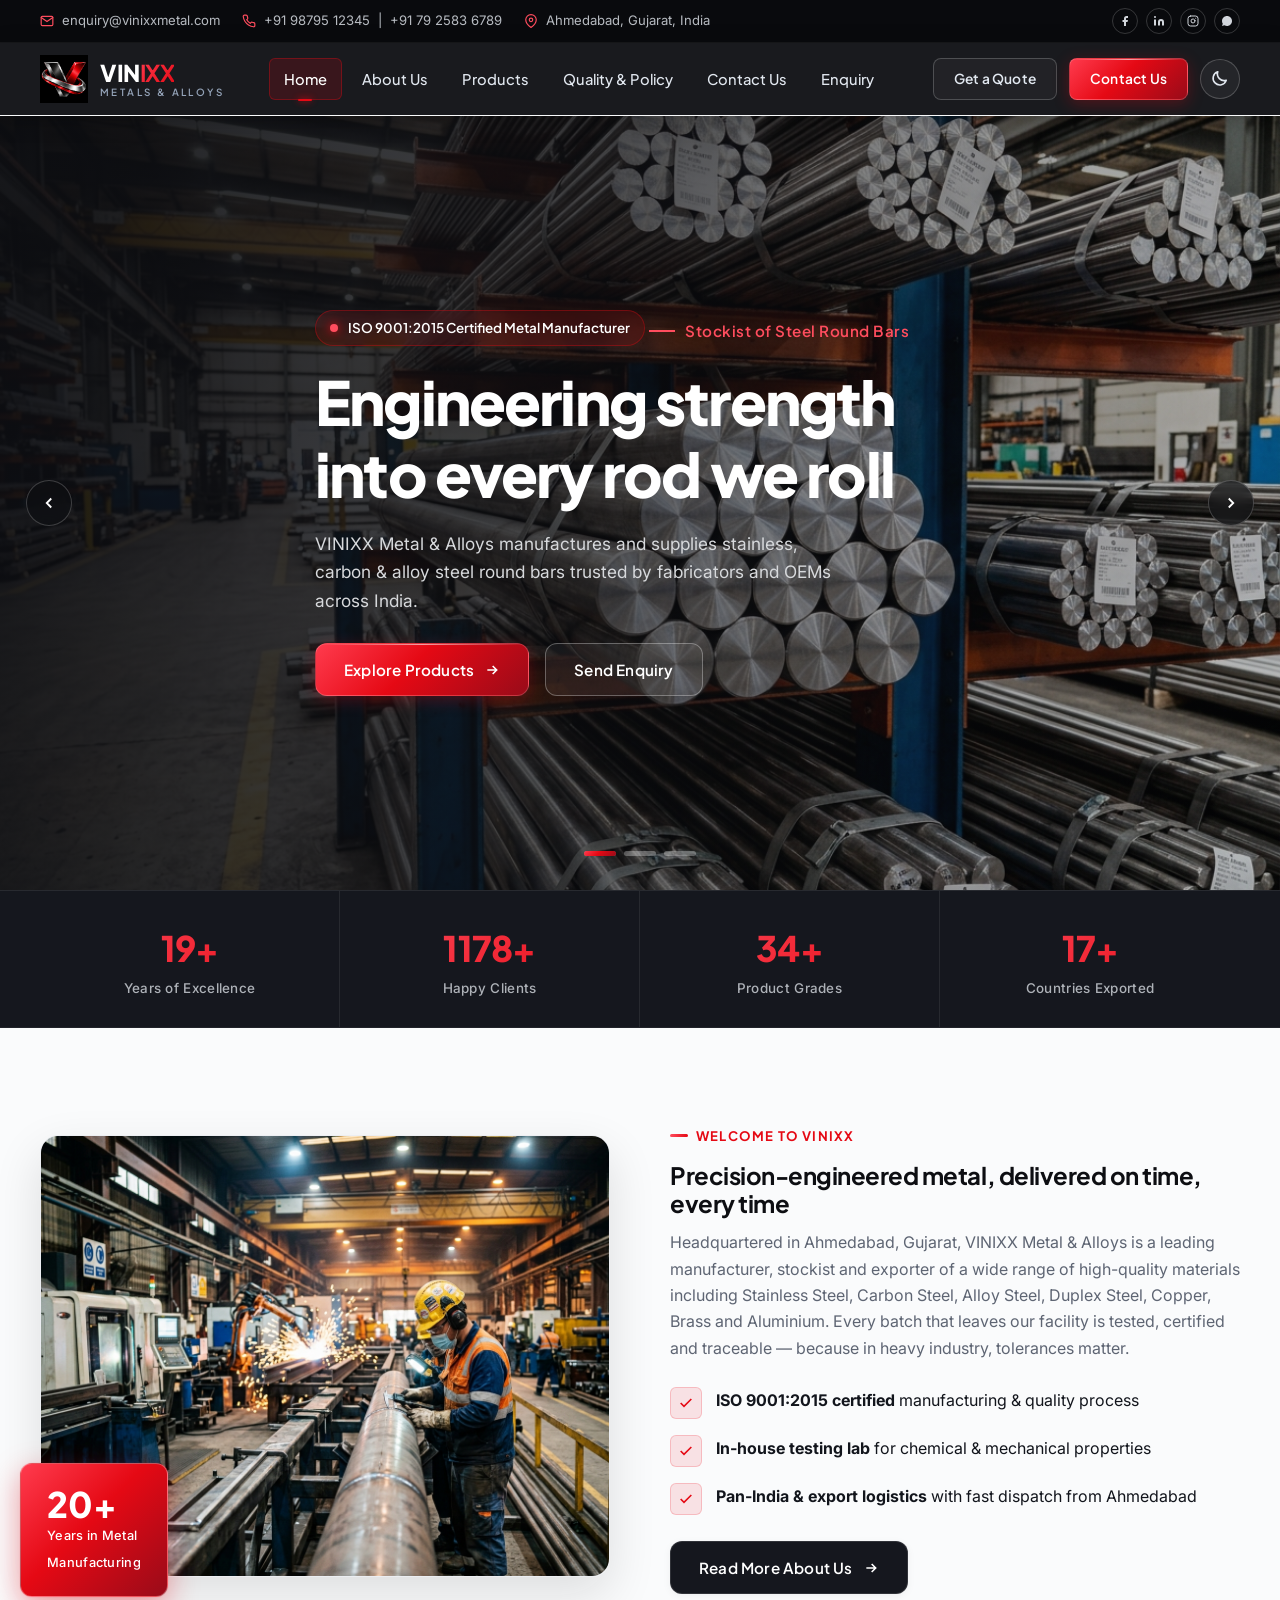
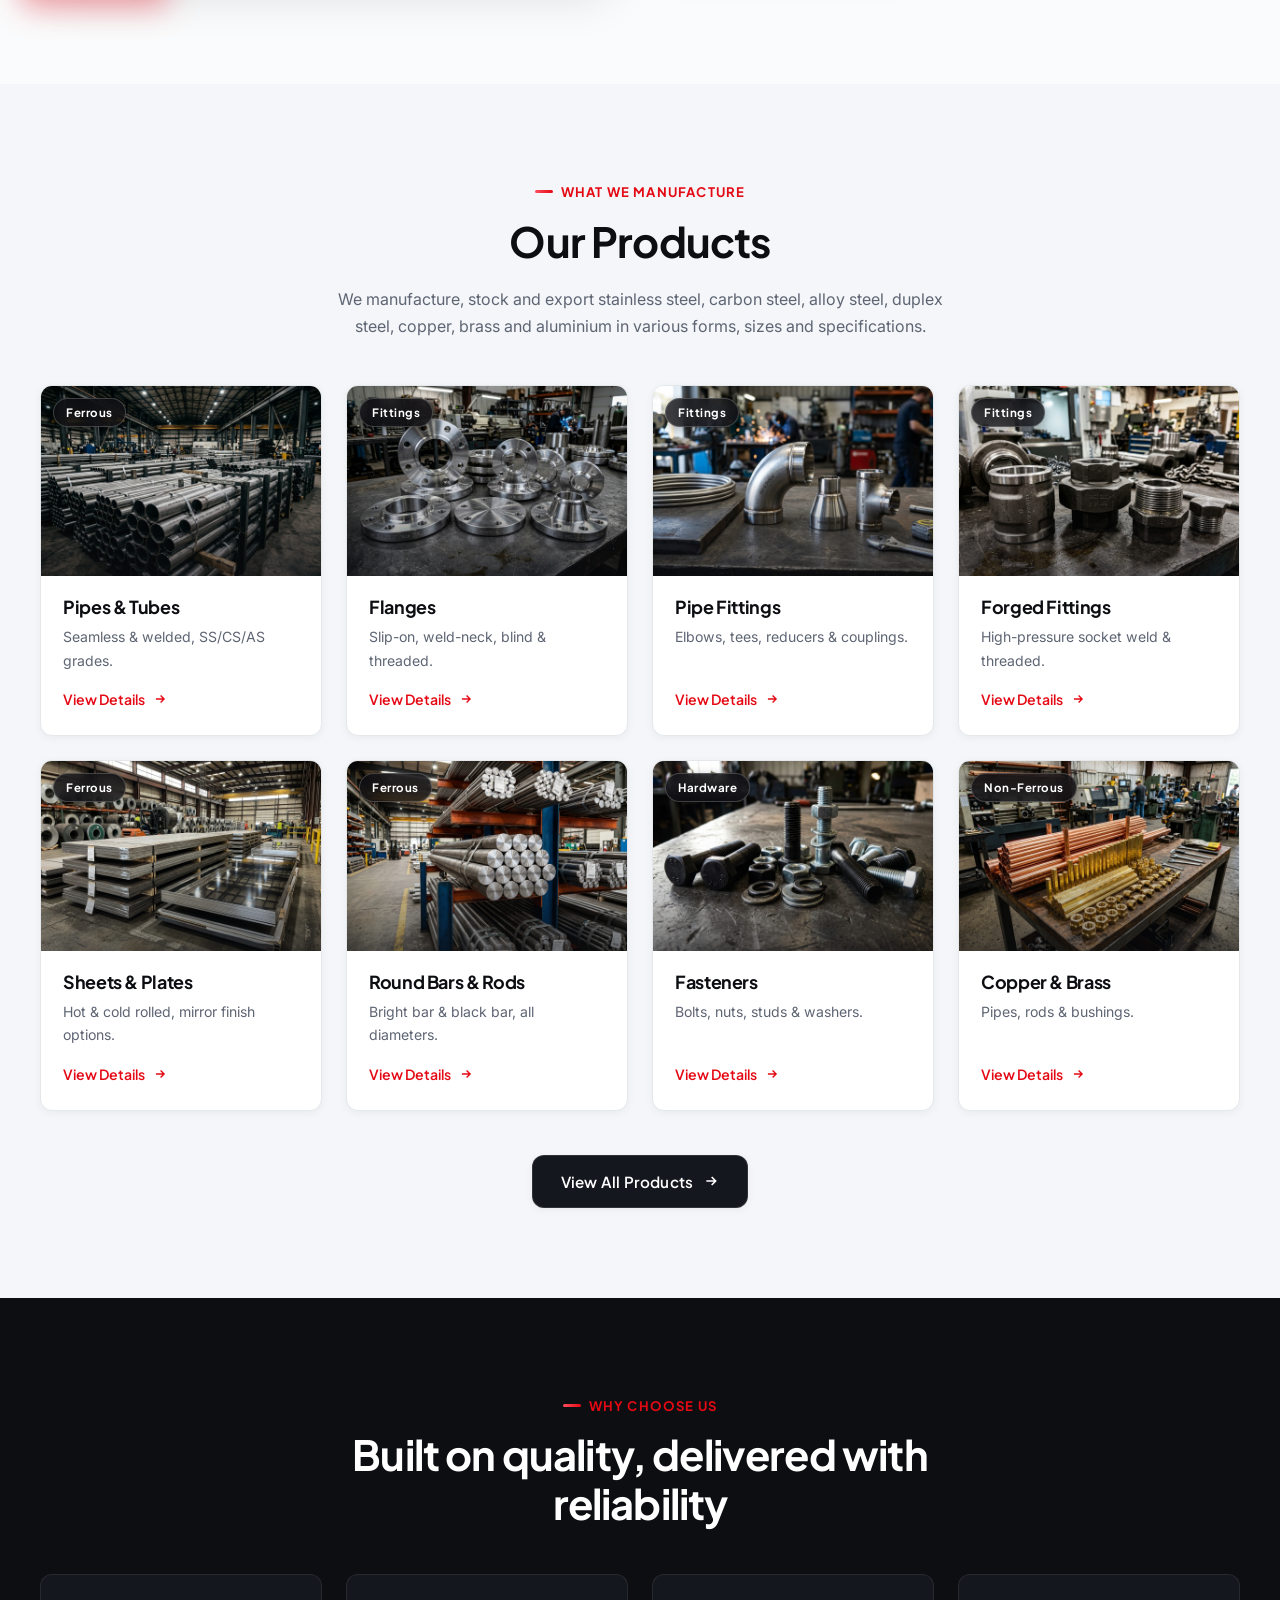
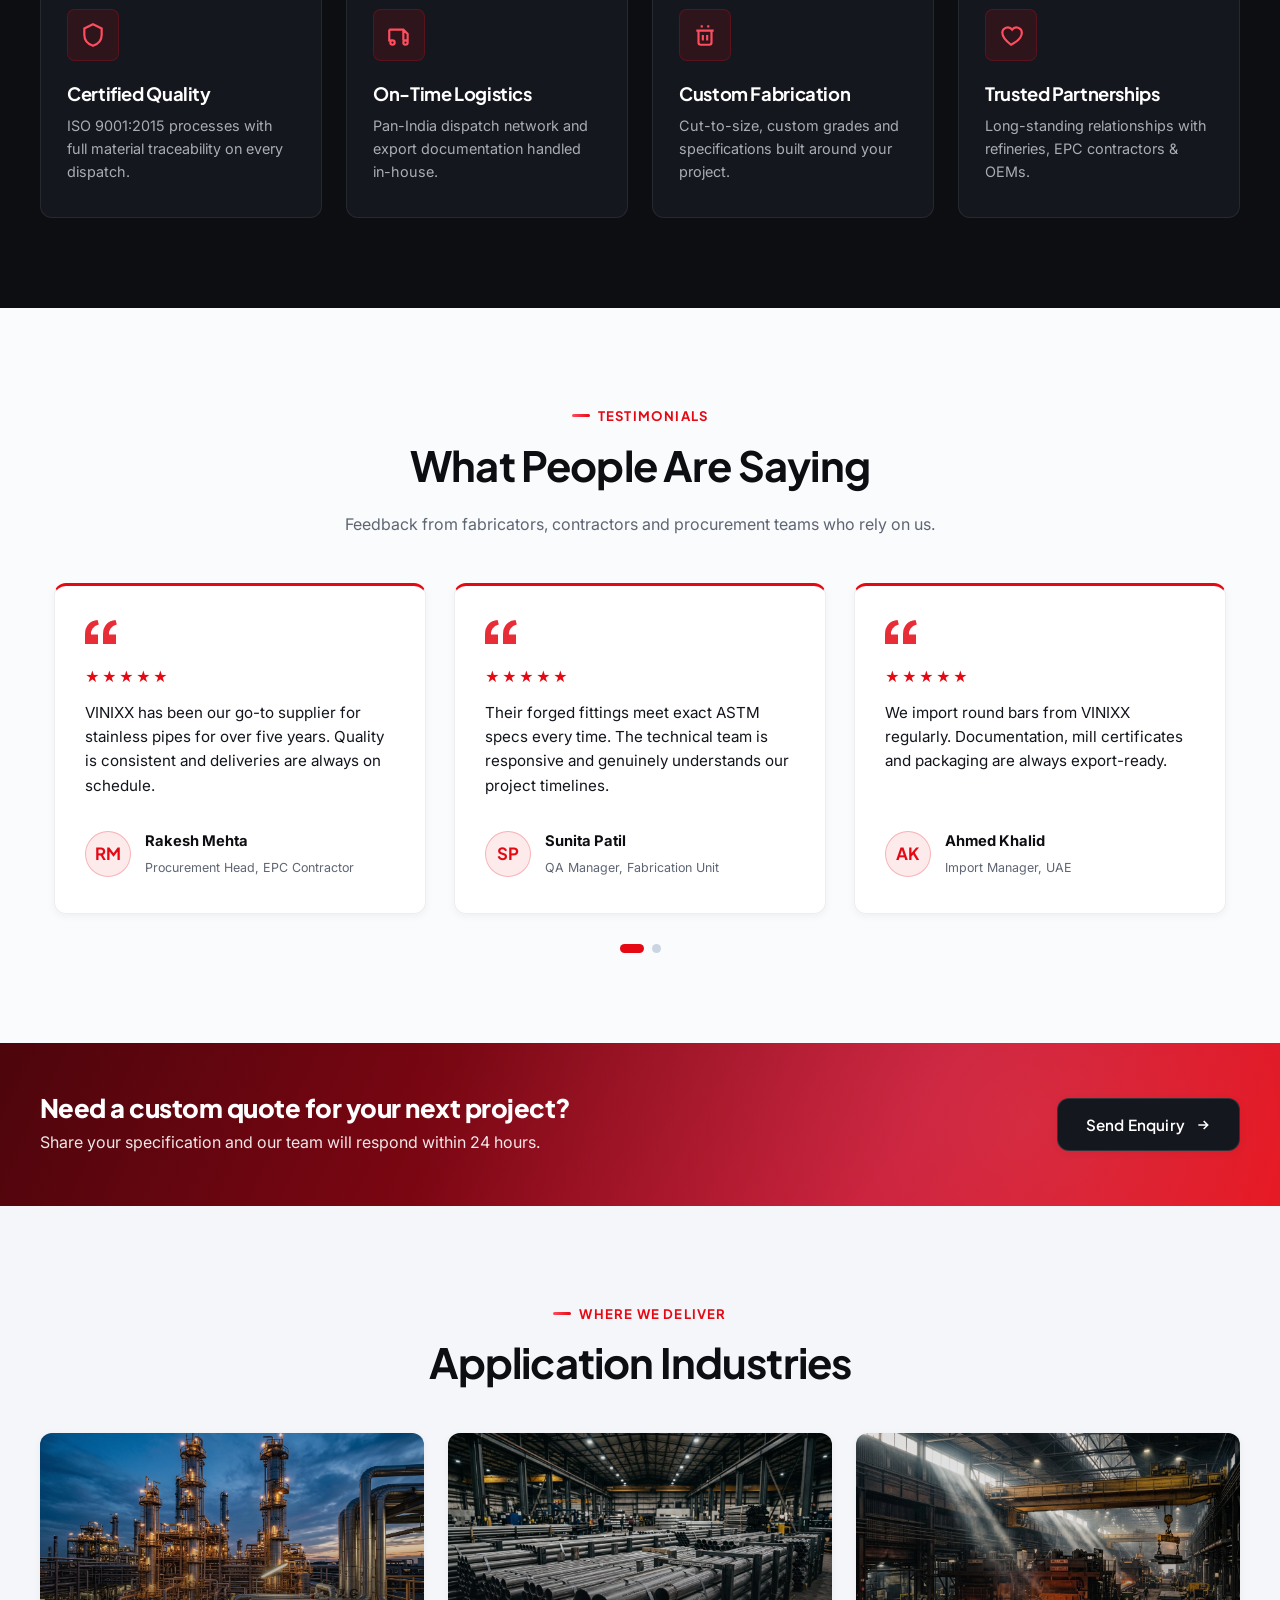
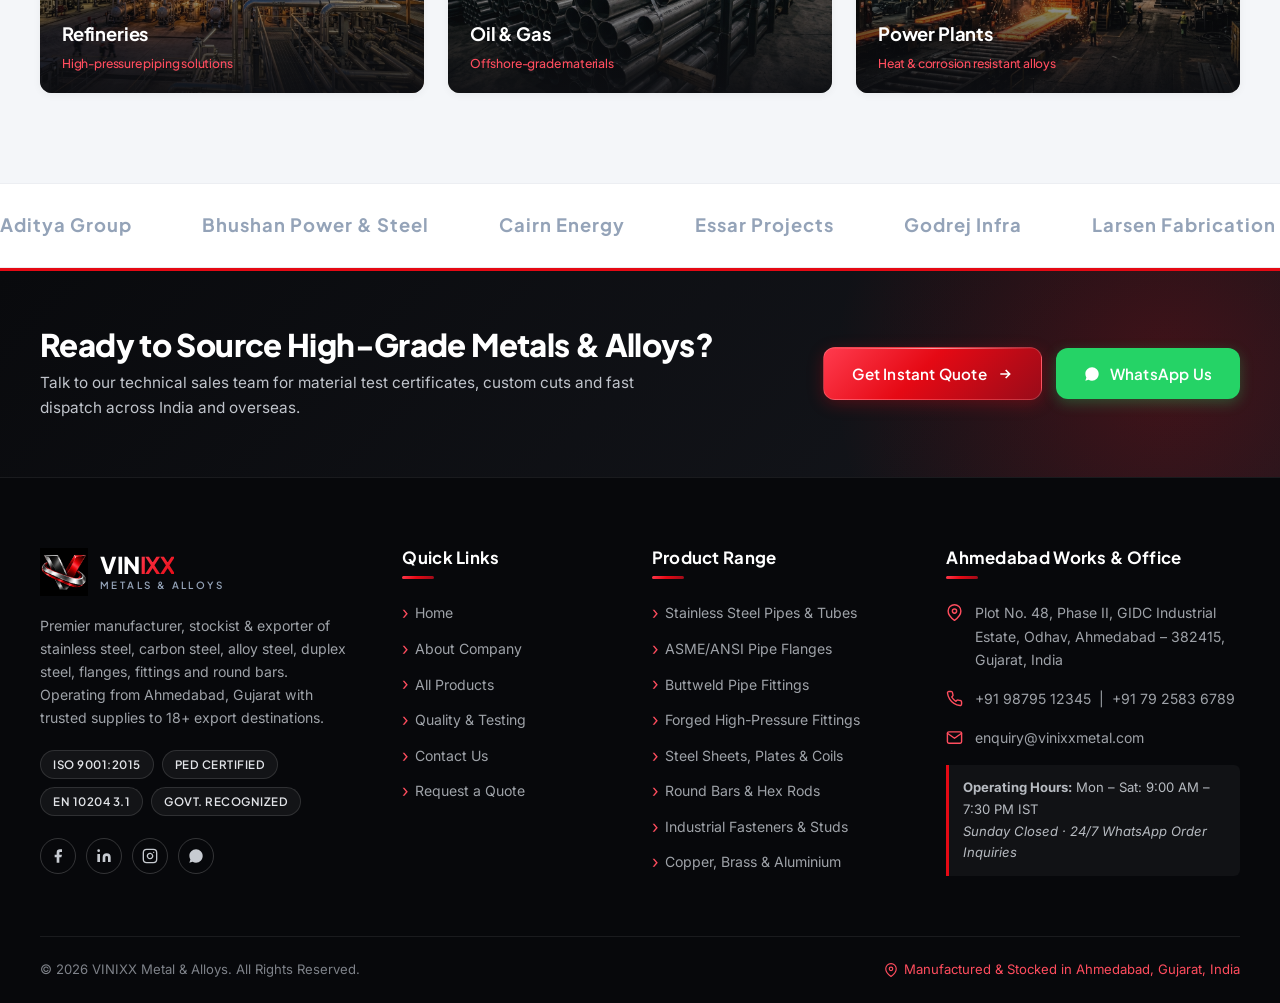
<file: index.html>
<!DOCTYPE html>
<html lang="en">

<head>
  <meta charset="UTF-8">
  <meta name="viewport" content="width=device-width, initial-scale=1.0, viewport-fit=cover">
  <meta name="color-scheme" content="light dark">
  <meta name="theme-color" content="#0D0E12">
  <title>Home | VINIXX Metal &amp; Alloys</title>
  <meta name="description"
    content="VINIXX Metal &amp; Alloys — manufacturer, stockist and exporter of stainless steel, carbon steel, alloy steel pipes, tubes, flanges, fittings and round bars.">
  <link rel="icon" href="images/logo.png" type="image/png">
  <link rel="preconnect" href="https://fonts.googleapis.com">
  <link rel="preconnect" href="https://fonts.gstatic.com" crossorigin>
  <link
    href="https://fonts.googleapis.com/css2?family=Plus+Jakarta+Sans:wght@400;500;600;700;800&family=Inter:wght@400;500;600;700&display=swap"
    rel="stylesheet">
  <script>
    /* Apply saved / system theme before first paint (prevents a flash) */
    (function () {
      var t = null;
      try { t = localStorage.getItem('vinixx-theme'); } catch (e) { }
      if (t !== 'light' && t !== 'dark') {
        t = (window.matchMedia && matchMedia('(prefers-color-scheme: dark)').matches) ? 'dark' : 'light';
      }
      document.documentElement.setAttribute('data-theme', t);
    })();
  </script>
  <link rel="stylesheet" href="css/style.css">

</head>

<body>

  <div class="topbar">
    <div class="container">
      <div class="tb-links">
        <a href="mailto:enquiry@vinixxmetal.com" aria-label="Email us">
          <svg viewBox="0 0 24 24" fill="none" stroke="currentColor" stroke-width="2" stroke-linecap="round"
            stroke-linejoin="round">
            <path d="M4 4h16c1.1 0 2 .9 2 2v12c0 1.1-.9 2-2 2H4c-1.1 0-2-.9-2-2V6c0-1.1.9-2 2-2z" />
            <polyline points="22,6 12,13 2,6" />
          </svg>
          <span>enquiry@vinixxmetal.com</span>
        </a>
        <a href="tel:+919879512345" aria-label="Call us">
          <svg viewBox="0 0 24 24" fill="none" stroke="currentColor" stroke-width="2" stroke-linecap="round"
            stroke-linejoin="round">
            <path
              d="M22 16.92v3a2 2 0 0 1-2.18 2 19.79 19.79 0 0 1-8.63-3.07 19.5 19.5 0 0 1-6-6 19.79 19.79 0 0 1-3.07-8.67A2 2 0 0 1 4.11 2h3a2 2 0 0 1 2 1.72 12.84 12.84 0 0 0 .7 2.81 2 2 0 0 1-.45 2.11L8.09 9.91a16 16 0 0 0 6 6l1.27-1.27a2 2 0 0 1 2.11-.45 12.84 12.84 0 0 0 2.81.7A2 2 0 0 1 22 16.92z" />
          </svg>
          <span>+91 98795 12345 &nbsp;|&nbsp; +91 79 2583 6789</span>
        </a>
        <span>
          <svg viewBox="0 0 24 24" fill="none" stroke="currentColor" stroke-width="2" stroke-linecap="round"
            stroke-linejoin="round">
            <path d="M21 10c0 7-9 13-9 13s-9-6-9-13a9 9 0 0 1 18 0z" />
            <circle cx="12" cy="10" r="3" />
          </svg>
          <span>Ahmedabad, Gujarat, India</span>
        </span>
      </div>
      <div class="tb-social">
        <a href="#" aria-label="Facebook"><svg viewBox="0 0 24 24" fill="currentColor">
            <path d="M18 2h-3a5 5 0 0 0-5 5v3H7v4h3v8h4v-8h3l1-4h-4V7a1 1 0 0 1 1-1h3z" />
          </svg></a>
        <a href="#" aria-label="LinkedIn"><svg viewBox="0 0 24 24" fill="currentColor">
            <path d="M16 8a6 6 0 0 1 6 6v7h-4v-7a2 2 0 0 0-2-2 2 2 0 0 0-2 2v7h-4v-7a6 6 0 0 1 6-6zM2 9h4v12H2z" />
            <circle cx="4" cy="4" r="2" />
          </svg></a>
        <a href="#" aria-label="Instagram"><svg viewBox="0 0 24 24" fill="none" stroke="currentColor" stroke-width="2"
            stroke-linecap="round" stroke-linejoin="round">
            <rect x="2" y="2" width="20" height="20" rx="5" ry="5" />
            <path d="M16 11.37A4 4 0 1 1 12.63 8 4 4 0 0 1 16 11.37z" />
            <line x1="17.5" y1="6.5" x2="17.51" y2="6.5" />
          </svg></a>
        <a href="https://wa.me/919879512345" aria-label="WhatsApp"><svg viewBox="0 0 24 24" fill="currentColor">
            <path
              d="M17.472 14.382c-.301-.15-1.78-.878-2.056-.979-.275-.1-.475-.15-.675.15-.199.3-.775.979-.95 1.179-.175.2-.35.225-.651.075-.3-.15-1.267-.467-2.414-1.489-.893-.796-1.496-1.78-1.672-2.08-.175-.3-.019-.462.131-.611.136-.134.301-.35.451-.525.15-.175.2-.3.3-.5.1-.2.05-.375-.025-.525-.075-.15-.675-1.628-.925-2.228-.243-.584-.49-.505-.675-.514-.175-.009-.375-.01-.575-.01-.2 0-.525.075-.8.375-.275.3-1.05 1.026-1.05 2.502s1.075 2.903 1.225 3.103c.15.2 2.115 3.23 5.124 4.529.716.309 1.275.494 1.71.633.719.229 1.374.197 1.892.12.577-.087 1.78-.727 2.03-1.428.25-.701.25-1.303.175-1.428-.075-.125-.275-.2-.575-.35zM12.04 2C6.51 2 2.03 6.47 2.03 12c0 1.95.56 3.77 1.54 5.31L2 22l4.83-1.53A9.94 9.94 0 0 0 12.04 22c5.53 0 10.01-4.47 10.01-10s-4.48-10-10.01-10z" />
          </svg></a>
      </div>
    </div>
  </div>

  <header class="site-header">
    <div class="container nav-wrap">
      <a href="index.html" class="brand">
        <img src="images/logo.png" alt="VINIXX logo">
        <span class="brand-text">
          <span class="name">VIN<b>IXX</b></span>
          <span class="tag">METALS &amp; ALLOYS</span>
        </span>
      </a>
      <nav class="main-nav" id="site-nav" aria-label="Main navigation">
        <ul>
          <li><a href="index.html" class="active">Home</a></li>
          <li><a href="about.html">About Us</a></li>
          <li><a href="products.html">Products</a></li>
          <li><a href="quality-policy.html">Quality &amp; Policy</a></li>
          <li><a href="contact.html">Contact Us</a></li>
          <li><a href="enquiry.html">Enquiry</a></li>
        </ul>
        <div class="drawer-actions">
          <a href="enquiry.html" class="btn block">Get a Quote</a>
          <a href="https://wa.me/919879512345" target="_blank" rel="noopener" class="btn whatsapp-btn block">WhatsApp
            Us</a>
        </div>
      </nav>
      <div class="nav-cta">
        <a href="enquiry.html" class="btn ghost ghost-desktop">Get a Quote</a>
        <a href="contact.html" class="btn nav-contact-btn">Contact Us</a>
        <button class="theme-toggle" type="button" aria-label="Switch to dark mode" aria-pressed="false"
          title="Switch theme">
          <svg class="ic-sun" viewBox="0 0 24 24" fill="none" stroke="currentColor" stroke-width="2"
            stroke-linecap="round" stroke-linejoin="round" aria-hidden="true">
            <circle cx="12" cy="12" r="4.2" />
            <path
              d="M12 2.5v2.2M12 19.3v2.2M4.6 4.6l1.6 1.6M17.8 17.8l1.6 1.6M2.5 12h2.2M19.3 12h2.2M4.6 19.4l1.6-1.6M17.8 6.2l1.6-1.6" />
          </svg>
          <svg class="ic-moon" viewBox="0 0 24 24" fill="none" stroke="currentColor" stroke-width="2"
            stroke-linecap="round" stroke-linejoin="round" aria-hidden="true">
            <path d="M20.5 14.2A8.5 8.5 0 0 1 9.8 3.5a8.5 8.5 0 1 0 10.7 10.7z" />
          </svg>
        </button>
        <button class="burger" type="button" aria-label="Open menu" aria-expanded="false"
          aria-controls="site-nav"><span></span></button>
      </div>
    </div>
  </header>


  <section class="hero">
    <div class="hero-slide active">
      <div class="slide-bg" style="background-image:url('images/hero-bars.jpg')"></div>
      <div class="container hero-content">
        <div class="hero-badge"><span class="pulse-dot"></span><span>ISO 9001:2015 Certified Metal Manufacturer</span>
        </div>
        <span class="hero-kicker">Stockist of Steel Round Bars</span>
        <h1>Engineering strength into every rod we roll</h1>
        <p>VINIXX Metal &amp; Alloys manufactures and supplies stainless, carbon &amp; alloy steel round bars trusted by
          fabricators and OEMs across India.</p>
        <div class="hero-btns">
          <a href="products.html" class="btn">Explore Products
            <svg viewBox="0 0 24 24" fill="none" stroke="currentColor" stroke-width="2.4">
              <path d="M5 12h14M13 6l6 6-6 6" />
            </svg>
          </a>
          <a href="enquiry.html" class="btn ghost">Send Enquiry</a>
        </div>
      </div>
    </div>
    <div class="hero-slide">
      <div class="slide-bg" style="background-image:url('images/hero-pipes.jpg')"></div>
      <div class="container hero-content">
        <div class="hero-badge"><span class="pulse-dot"></span><span>ASME, ASTM &amp; DIN Standard Compliance</span>
        </div>
        <span class="hero-kicker">Manufacturer of Pipes &amp; Tubes</span>
        <h1>Seamless &amp; welded pipes built for pressure</h1>
        <p>From process piping to structural tubing — precision-drawn stainless &amp; carbon steel pipes tested to
          international standards.</p>
        <div class="hero-btns">
          <a href="products.html" class="btn">Explore Products
            <svg viewBox="0 0 24 24" fill="none" stroke="currentColor" stroke-width="2.4">
              <path d="M5 12h14M13 6l6 6-6 6" />
            </svg>
          </a>
          <a href="enquiry.html" class="btn ghost">Send Enquiry</a>
        </div>
      </div>
    </div>
    <div class="hero-slide">
      <div class="slide-bg" style="background-image:url('images/hero-plant.jpg')"></div>
      <div class="container hero-content">
        <div class="hero-badge"><span class="pulse-dot"></span><span>Global Metal Exporter · 18+ Countries</span></div>
        <span class="hero-kicker">Serving Refineries, Oil &amp; Gas, Power</span>
        <h1>The metal backbone of heavy industry</h1>
        <p>Two decades of on-time delivery, rigorous testing and export-grade quality dispatched from Ahmedabad to
          plants across India and abroad.</p>
        <div class="hero-btns">
          <a href="quality-policy.html" class="btn">Our Quality Standards
            <svg viewBox="0 0 24 24" fill="none" stroke="currentColor" stroke-width="2.4">
              <path d="M5 12h14M13 6l6 6-6 6" />
            </svg>
          </a>
          <a href="contact.html" class="btn ghost">Contact Us</a>
        </div>
      </div>
    </div>
    <div class="hero-arrows">
      <button class="hero-prev" aria-label="Previous slide"><svg viewBox="0 0 24 24" fill="none" stroke="currentColor"
          stroke-width="2.4">
          <path d="M15 6l-6 6 6 6" />
        </svg></button>
      <button class="hero-next" aria-label="Next slide"><svg viewBox="0 0 24 24" fill="none" stroke="currentColor"
          stroke-width="2.4">
          <path d="M9 6l6 6-6 6" />
        </svg></button>
    </div>
    <div class="hero-nav">
      <div class="hero-dots"></div>
    </div>
  </section>

  <section class="hero-stats">
    <div class="container">
      <div class="stat"><b><span data-count="20" data-suffix="+">0+</span></b><span>Years of Excellence</span></div>
      <div class="stat"><b><span data-count="1200" data-suffix="+">0+</span></b><span>Happy Clients</span></div>
      <div class="stat"><b><span data-count="35" data-suffix="+">0+</span></b><span>Product Grades</span></div>
      <div class="stat"><b><span data-count="18" data-suffix="+">0+</span></b><span>Countries Exported</span></div>
    </div>
  </section>

  <section class="section-pad">
    <div class="container about-grid reveal">
      <div class="about-media">
        <div class="frame"><img src="images/about-factory.jpg" alt="VINIXX manufacturing facility in Ahmedabad"></div>
        <div class="badge"><b>20+</b><span>Years in Metal<br>Manufacturing</span></div>
      </div>
      <div>
        <span class="eyebrow">Welcome to VINIXX</span>
        <h2>Precision-engineered metal, delivered on time, every time</h2>
        <p>Headquartered in Ahmedabad, Gujarat, VINIXX Metal &amp; Alloys is a leading manufacturer, stockist and
          exporter of a wide range of high-quality materials including Stainless Steel, Carbon Steel, Alloy Steel,
          Duplex Steel, Copper, Brass and Aluminium. Every batch that leaves our facility is tested, certified and
          traceable — because in heavy industry, tolerances matter.</p>
        <ul class="about-list">
          <li><span class="ic"><svg viewBox="0 0 24 24" fill="none" stroke="currentColor" stroke-width="2.4">
                <path d="M20 6L9 17l-5-5" />
              </svg></span>
            <div><strong>ISO 9001:2015 certified</strong> manufacturing &amp; quality process</div>
          </li>
          <li><span class="ic"><svg viewBox="0 0 24 24" fill="none" stroke="currentColor" stroke-width="2.4">
                <path d="M20 6L9 17l-5-5" />
              </svg></span>
            <div><strong>In-house testing lab</strong> for chemical &amp; mechanical properties</div>
          </li>
          <li><span class="ic"><svg viewBox="0 0 24 24" fill="none" stroke="currentColor" stroke-width="2.4">
                <path d="M20 6L9 17l-5-5" />
              </svg></span>
            <div><strong>Pan-India &amp; export logistics</strong> with fast dispatch from Ahmedabad</div>
          </li>
        </ul>
        <a href="about.html" class="btn dark">Read More About Us
          <svg viewBox="0 0 24 24" fill="none" stroke="currentColor" stroke-width="2.4">
            <path d="M5 12h14M13 6l6 6-6 6" />
          </svg>
        </a>
      </div>
    </div>
  </section>

  <section class="section-pad bg-mist">
    <div class="container">
      <div class="section-head center reveal">
        <span class="eyebrow" style="justify-content:center;">What We Manufacture</span>
        <h2>Our Products</h2>
        <p>We manufacture, stock and export stainless steel, carbon steel, alloy steel, duplex steel, copper, brass and
          aluminium in various forms, sizes and specifications.</p>
      </div>
      <div class="grid-products reveal reveal-stagger">
        <div class="prod-card r-child"><span class="tag">Ferrous</span>
          <div class="thumb"><img src="images/prod-pipes.jpg" alt="Pipes and Tubes"></div>
          <div class="info">
            <h3>Pipes &amp; Tubes</h3>
            <p>Seamless &amp; welded, SS/CS/AS grades.</p><a href="product-detail.html">View Details<svg
                viewBox="0 0 24 24" fill="none" stroke="currentColor" stroke-width="2.4">
                <path d="M5 12h14M13 6l6 6-6 6" />
              </svg></a>
          </div>
        </div>
        <div class="prod-card r-child"><span class="tag">Fittings</span>
          <div class="thumb"><img src="images/prod-flanges.jpg" alt="Flanges"></div>
          <div class="info">
            <h3>Flanges</h3>
            <p>Slip-on, weld-neck, blind &amp; threaded.</p><a href="product-detail.html">View Details<svg
                viewBox="0 0 24 24" fill="none" stroke="currentColor" stroke-width="2.4">
                <path d="M5 12h14M13 6l6 6-6 6" />
              </svg></a>
          </div>
        </div>
        <div class="prod-card r-child"><span class="tag">Fittings</span>
          <div class="thumb"><img src="images/prod-fittings.jpg" alt="Pipe Fittings"></div>
          <div class="info">
            <h3>Pipe Fittings</h3>
            <p>Elbows, tees, reducers &amp; couplings.</p><a href="product-detail.html">View Details<svg
                viewBox="0 0 24 24" fill="none" stroke="currentColor" stroke-width="2.4">
                <path d="M5 12h14M13 6l6 6-6 6" />
              </svg></a>
          </div>
        </div>
        <div class="prod-card r-child"><span class="tag">Fittings</span>
          <div class="thumb"><img src="images/prod-forged.jpg" alt="Forged Fittings"></div>
          <div class="info">
            <h3>Forged Fittings</h3>
            <p>High-pressure socket weld &amp; threaded.</p><a href="product-detail.html">View Details<svg
                viewBox="0 0 24 24" fill="none" stroke="currentColor" stroke-width="2.4">
                <path d="M5 12h14M13 6l6 6-6 6" />
              </svg></a>
          </div>
        </div>
        <div class="prod-card r-child"><span class="tag">Ferrous</span>
          <div class="thumb"><img src="images/prod-sheets.jpg" alt="Sheets and Plates"></div>
          <div class="info">
            <h3>Sheets &amp; Plates</h3>
            <p>Hot &amp; cold rolled, mirror finish options.</p><a href="product-detail.html">View Details<svg
                viewBox="0 0 24 24" fill="none" stroke="currentColor" stroke-width="2.4">
                <path d="M5 12h14M13 6l6 6-6 6" />
              </svg></a>
          </div>
        </div>
        <div class="prod-card r-child"><span class="tag">Ferrous</span>
          <div class="thumb"><img src="images/prod-rods.jpg" alt="Round Bars and Rods"></div>
          <div class="info">
            <h3>Round Bars &amp; Rods</h3>
            <p>Bright bar &amp; black bar, all diameters.</p><a href="product-detail.html">View Details<svg
                viewBox="0 0 24 24" fill="none" stroke="currentColor" stroke-width="2.4">
                <path d="M5 12h14M13 6l6 6-6 6" />
              </svg></a>
          </div>
        </div>
        <div class="prod-card r-child"><span class="tag">Hardware</span>
          <div class="thumb"><img src="images/prod-fasteners.jpg" alt="Fasteners"></div>
          <div class="info">
            <h3>Fasteners</h3>
            <p>Bolts, nuts, studs &amp; washers.</p><a href="product-detail.html">View Details<svg viewBox="0 0 24 24"
                fill="none" stroke="currentColor" stroke-width="2.4">
                <path d="M5 12h14M13 6l6 6-6 6" />
              </svg></a>
          </div>
        </div>
        <div class="prod-card r-child"><span class="tag">Non-Ferrous</span>
          <div class="thumb"><img src="images/prod-copper.jpg" alt="Copper and Brass"></div>
          <div class="info">
            <h3>Copper &amp; Brass</h3>
            <p>Pipes, rods &amp; bushings.</p><a href="product-detail.html">View Details<svg viewBox="0 0 24 24"
                fill="none" stroke="currentColor" stroke-width="2.4">
                <path d="M5 12h14M13 6l6 6-6 6" />
              </svg></a>
          </div>
        </div>
      </div>
      <div style="text-align:center;margin-top:44px;">
        <a href="products.html" class="btn dark">View All Products
          <svg viewBox="0 0 24 24" fill="none" stroke="currentColor" stroke-width="2.4">
            <path d="M5 12h14M13 6l6 6-6 6" />
          </svg>
        </a>
      </div>
    </div>
  </section>

  <section class="section-pad bg-charcoal">
    <div class="container">
      <div class="section-head center reveal">
        <span class="eyebrow" style="justify-content:center;">Why Choose Us</span>
        <h2>Built on quality, delivered with reliability</h2>
      </div>
      <div class="feat-grid reveal reveal-stagger">
        <div class="feat-card r-child">
          <div class="ic"><svg viewBox="0 0 24 24" fill="none" stroke="currentColor" stroke-width="2">
              <path d="M12 2l8 4v6c0 5-3.4 8.4-8 10-4.6-1.6-8-5-8-10V6l8-4z" />
            </svg></div>
          <h3>Certified Quality</h3>
          <p>ISO 9001:2015 processes with full material traceability on every dispatch.</p>
        </div>
        <div class="feat-card r-child">
          <div class="ic"><svg viewBox="0 0 24 24" fill="none" stroke="currentColor" stroke-width="2">
              <path
                d="M3 7h13l4 4v6h-3M3 7v10h3m10-10v10M6 21a2 2 0 100-4 2 2 0 000 4zm12 0a2 2 0 100-4 2 2 0 000 4z" />
            </svg></div>
          <h3>On-Time Logistics</h3>
          <p>Pan-India dispatch network and export documentation handled in-house.</p>
        </div>
        <div class="feat-card r-child">
          <div class="ic"><svg viewBox="0 0 24 24" fill="none" stroke="currentColor" stroke-width="2">
              <path d="M9 3v2m6-2v2M4 8h16M6 8v11a2 2 0 002 2h8a2 2 0 002-2V8M10 12v5m4-5v5" />
            </svg></div>
          <h3>Custom Fabrication</h3>
          <p>Cut-to-size, custom grades and specifications built around your project.</p>
        </div>
        <div class="feat-card r-child">
          <div class="ic"><svg viewBox="0 0 24 24" fill="none" stroke="currentColor" stroke-width="2">
              <path d="M12 21c-4-3-8-6.5-8-11a5 5 0 019-3 5 5 0 019 3c0 4.5-4 8-10 11z" />
            </svg></div>
          <h3>Trusted Partnerships</h3>
          <p>Long-standing relationships with refineries, EPC contractors &amp; OEMs.</p>
        </div>
      </div>
    </div>
  </section>

  <section class="section-pad">
    <div class="container">
      <div class="section-head center reveal">
        <span class="eyebrow" style="justify-content:center;">Testimonials</span>
        <h2>What People Are Saying</h2>
        <p>Feedback from fabricators, contractors and procurement teams who rely on us.</p>
      </div>
      <div class="test-slider reveal">
        <div class="test-track">
          <div class="test-card">
            <div class="test-inner">
              <svg class="quote" viewBox="0 0 32 24" fill="currentColor">
                <path
                  d="M0 24V14.2Q0 8 3.4 4.2 6.8 .4 12.6 0l1.2 4.4Q9.6 5.4 7.6 8.4 5.6 11.4 6 14.6H13V24ZM18 24V14.2Q18 8 21.4 4.2 24.8.4 30.6 0l1.2 4.4Q27.6 5.4 25.6 8.4 23.6 11.4 24 14.6H31V24Z" />
              </svg>
              <div class="test-stars">&#9733;&#9733;&#9733;&#9733;&#9733;</div>
              <p class="msg">VINIXX has been our go-to supplier for stainless pipes for over five years. Quality is
                consistent and deliveries are always on schedule.</p>
              <div class="test-person">
                <div class="avatar">RM</div>
                <div class="who"><b>Rakesh Mehta</b><span>Procurement Head, EPC Contractor</span></div>
              </div>
            </div>
          </div>
          <div class="test-card">
            <div class="test-inner">
              <svg class="quote" viewBox="0 0 32 24" fill="currentColor">
                <path
                  d="M0 24V14.2Q0 8 3.4 4.2 6.8 .4 12.6 0l1.2 4.4Q9.6 5.4 7.6 8.4 5.6 11.4 6 14.6H13V24ZM18 24V14.2Q18 8 21.4 4.2 24.8.4 30.6 0l1.2 4.4Q27.6 5.4 25.6 8.4 23.6 11.4 24 14.6H31V24Z" />
              </svg>
              <div class="test-stars">&#9733;&#9733;&#9733;&#9733;&#9733;</div>
              <p class="msg">Their forged fittings meet exact ASTM specs every time. The technical team is responsive
                and genuinely understands our project timelines.</p>
              <div class="test-person">
                <div class="avatar">SP</div>
                <div class="who"><b>Sunita Patil</b><span>QA Manager, Fabrication Unit</span></div>
              </div>
            </div>
          </div>
          <div class="test-card">
            <div class="test-inner">
              <svg class="quote" viewBox="0 0 32 24" fill="currentColor">
                <path
                  d="M0 24V14.2Q0 8 3.4 4.2 6.8 .4 12.6 0l1.2 4.4Q9.6 5.4 7.6 8.4 5.6 11.4 6 14.6H13V24ZM18 24V14.2Q18 8 21.4 4.2 24.8.4 30.6 0l1.2 4.4Q27.6 5.4 25.6 8.4 23.6 11.4 24 14.6H31V24Z" />
              </svg>
              <div class="test-stars">&#9733;&#9733;&#9733;&#9733;&#9733;</div>
              <p class="msg">We import round bars from VINIXX regularly. Documentation, mill certificates and packaging
                are always export-ready.</p>
              <div class="test-person">
                <div class="avatar">AK</div>
                <div class="who"><b>Ahmed Khalid</b><span>Import Manager, UAE</span></div>
              </div>
            </div>
          </div>
          <div class="test-card">
            <div class="test-inner">
              <svg class="quote" viewBox="0 0 32 24" fill="currentColor">
                <path
                  d="M0 24V14.2Q0 8 3.4 4.2 6.8 .4 12.6 0l1.2 4.4Q9.6 5.4 7.6 8.4 5.6 11.4 6 14.6H13V24ZM18 24V14.2Q18 8 21.4 4.2 24.8.4 30.6 0l1.2 4.4Q27.6 5.4 25.6 8.4 23.6 11.4 24 14.6H31V24Z" />
              </svg>
              <div class="test-stars">&#9733;&#9733;&#9733;&#9733;&#9734;</div>
              <p class="msg">Good pricing on flanges and fittings without compromising on finish quality. Our second
                order is already on the way.</p>
              <div class="test-person">
                <div class="avatar">VJ</div>
                <div class="who"><b>Vikram Joshi</b><span>Owner, Piping Solutions Co.</span></div>
              </div>
            </div>
          </div>
        </div>
        <div class="test-dots"></div>
      </div>
    </div>
  </section>

  <section class="cta-strip">
    <div class="container">
      <div>
        <h3>Need a custom quote for your next project?</h3>
        <p>Share your specification and our team will respond within 24 hours.</p>
      </div>
      <a href="enquiry.html" class="btn dark">Send Enquiry
        <svg viewBox="0 0 24 24" fill="none" stroke="currentColor" stroke-width="2.4">
          <path d="M5 12h14M13 6l6 6-6 6" />
        </svg>
      </a>
    </div>
  </section>

  <section class="section-pad bg-mist">
    <div class="container">
      <div class="section-head center reveal">
        <span class="eyebrow" style="justify-content:center;">Where We Deliver</span>
        <h2>Application Industries</h2>
      </div>
      <div class="industry-grid reveal reveal-stagger">
        <div class="industry-card r-child"><img src="images/industry-refinery.jpg" alt="Refineries">
          <div class="label">Refineries<small>High-pressure piping solutions</small></div>
        </div>
        <div class="industry-card r-child"><img src="images/industry-oilgas.jpg" alt="Oil and Gas">
          <div class="label">Oil &amp; Gas<small>Offshore-grade materials</small></div>
        </div>
        <div class="industry-card r-child"><img src="images/industry-power.jpg" alt="Power Plants">
          <div class="label">Power Plants<small>Heat &amp; corrosion resistant alloys</small></div>
        </div>
      </div>
    </div>
  </section>

  <div class="marquee">
    <div class="track">
      <span>Aditya Group</span><span>Bhushan Power &amp; Steel</span><span>Cairn Energy</span><span>Essar
        Projects</span><span>Godrej Infra</span><span>Larsen Fabrication</span>
      <span>Aditya Group</span><span>Bhushan Power &amp; Steel</span><span>Cairn Energy</span><span>Essar
        Projects</span><span>Godrej Infra</span><span>Larsen Fabrication</span>
    </div>
  </div>

  <section class="pre-footer">
    <div class="container">
      <div class="pre-footer-content">
        <h3>Ready to Source High-Grade Metals &amp; Alloys?</h3>
        <p>Talk to our technical sales team for material test certificates, custom cuts and fast dispatch across India
          and overseas.</p>
      </div>
      <div class="pre-footer-actions">
        <a href="enquiry.html" class="btn">Get Instant Quote
          <svg viewBox="0 0 24 24" fill="none" stroke="currentColor" stroke-width="2.4">
            <path d="M5 12h14M13 6l6 6-6 6" />
          </svg>
        </a>
        <a href="https://wa.me/919879512345" target="_blank" rel="noopener" class="btn whatsapp-btn">
          <svg viewBox="0 0 24 24" fill="currentColor" style="width:16px;height:16px;">
            <path
              d="M17.472 14.382c-.301-.15-1.78-.878-2.056-.979-.275-.1-.475-.15-.675.15-.199.3-.775.979-.95 1.179-.175.2-.35.225-.651.075-.3-.15-1.267-.467-2.414-1.489-.893-.796-1.496-1.78-1.672-2.08-.175-.3-.019-.462.131-.611.136-.134.301-.35.451-.525.15-.175.2-.3.3-.5.1-.2.05-.375-.025-.525-.075-.15-.675-1.628-.925-2.228-.243-.584-.49-.505-.675-.514-.175-.009-.375-.01-.575-.01-.2 0-.525.075-.8.375-.275.3-1.05 1.026-1.05 2.502s1.075 2.903 1.225 3.103c.15.2 2.115 3.23 5.124 4.529.716.309 1.275.494 1.71.633.719.229 1.374.197 1.892.12.577-.087 1.78-.727 2.03-1.428.25-.701.25-1.303.175-1.428-.075-.125-.275-.2-.575-.35zM12.04 2C6.51 2 2.03 6.47 2.03 12c0 1.95.56 3.77 1.54 5.31L2 22l4.83-1.53A9.94 9.94 0 0 0 12.04 22c5.53 0 10.01-4.47 10.01-10s-4.48-10-10.01-10z" />
          </svg>
          WhatsApp Us
        </a>
      </div>
    </div>
  </section>

  <footer class="site-footer">
    <div class="container">
      <div class="footer-grid">
        <div class="footer-brand">
          <a href="index.html" class="brand">
            <img src="images/logo.png" alt="VINIXX logo">
            <span class="brand-text">
              <span class="name">VIN<b>IXX</b></span>
              <span class="tag">METALS &amp; ALLOYS</span>
            </span>
          </a>
          <p>Premier manufacturer, stockist &amp; exporter of stainless steel, carbon steel, alloy steel, duplex steel,
            flanges, fittings and round bars. Operating from Ahmedabad, Gujarat with trusted supplies to 18+ export
            destinations.</p>
          <div class="footer-badges">
            <span>ISO 9001:2015</span>
            <span>PED CERTIFIED</span>
            <span>EN 10204 3.1</span>
            <span>GOVT. RECOGNIZED</span>
          </div>
          <div class="footer-social">
            <a href="#" aria-label="Facebook"><svg viewBox="0 0 24 24" fill="currentColor">
                <path d="M18 2h-3a5 5 0 0 0-5 5v3H7v4h3v8h4v-8h3l1-4h-4V7a1 1 0 0 1 1-1h3z" />
              </svg></a>
            <a href="#" aria-label="LinkedIn"><svg viewBox="0 0 24 24" fill="currentColor">
                <path d="M16 8a6 6 0 0 1 6 6v7h-4v-7a2 2 0 0 0-2-2 2 2 0 0 0-2 2v7h-4v-7a6 6 0 0 1 6-6zM2 9h4v12H2z" />
                <circle cx="4" cy="4" r="2" />
              </svg></a>
            <a href="#" aria-label="Instagram"><svg viewBox="0 0 24 24" fill="none" stroke="currentColor"
                stroke-width="2" stroke-linecap="round" stroke-linejoin="round">
                <rect x="2" y="2" width="20" height="20" rx="5" ry="5" />
                <path d="M16 11.37A4 4 0 1 1 12.63 8 4 4 0 0 1 16 11.37z" />
                <line x1="17.5" y1="6.5" x2="17.51" y2="6.5" />
              </svg></a>
            <a href="https://wa.me/919879512345" aria-label="WhatsApp"><svg viewBox="0 0 24 24" fill="currentColor">
                <path
                  d="M17.472 14.382c-.301-.15-1.78-.878-2.056-.979-.275-.1-.475-.15-.675.15-.199.3-.775.979-.95 1.179-.175.2-.35.225-.651.075-.3-.15-1.267-.467-2.414-1.489-.893-.796-1.496-1.78-1.672-2.08-.175-.3-.019-.462.131-.611.136-.134.301-.35.451-.525.15-.175.2-.3.3-.5.1-.2.05-.375-.025-.525-.075-.15-.675-1.628-.925-2.228-.243-.584-.49-.505-.675-.514-.175-.009-.375-.01-.575-.01-.2 0-.525.075-.8.375-.275.3-1.05 1.026-1.05 2.502s1.075 2.903 1.225 3.103c.15.2 2.115 3.23 5.124 4.529.716.309 1.275.494 1.71.633.719.229 1.374.197 1.892.12.577-.087 1.78-.727 2.03-1.428.25-.701.25-1.303.175-1.428-.075-.125-.275-.2-.575-.35zM12.04 2C6.51 2 2.03 6.47 2.03 12c0 1.95.56 3.77 1.54 5.31L2 22l4.83-1.53A9.94 9.94 0 0 0 12.04 22c5.53 0 10.01-4.47 10.01-10s-4.48-10-10.01-10z" />
              </svg></a>
          </div>
        </div>
        <div>
          <h4>Quick Links</h4>
          <ul class="footer-links">
            <li><a href="index.html">Home</a></li>
            <li><a href="about.html">About Company</a></li>
            <li><a href="products.html">All Products</a></li>
            <li><a href="quality-policy.html">Quality &amp; Testing</a></li>
            <li><a href="contact.html">Contact Us</a></li>
            <li><a href="enquiry.html">Request a Quote</a></li>
          </ul>
        </div>
        <div>
          <h4>Product Range</h4>
          <ul class="footer-links">
            <li><a href="product-detail.html">Stainless Steel Pipes &amp; Tubes</a></li>
            <li><a href="products.html">ASME/ANSI Pipe Flanges</a></li>
            <li><a href="products.html">Buttweld Pipe Fittings</a></li>
            <li><a href="products.html">Forged High-Pressure Fittings</a></li>
            <li><a href="products.html">Steel Sheets, Plates &amp; Coils</a></li>
            <li><a href="products.html">Round Bars &amp; Hex Rods</a></li>
            <li><a href="products.html">Industrial Fasteners &amp; Studs</a></li>
            <li><a href="products.html">Copper, Brass &amp; Aluminium</a></li>
          </ul>
        </div>
        <div>
          <h4>Ahmedabad Works &amp; Office</h4>
          <ul class="footer-contact">
            <li>
              <span class="ic"><svg viewBox="0 0 24 24" fill="none" stroke="currentColor" stroke-width="2"
                  stroke-linecap="round" stroke-linejoin="round">
                  <path d="M21 10c0 7-9 13-9 13s-9-6-9-13a9 9 0 0 1 18 0z" />
                  <circle cx="12" cy="10" r="3" />
                </svg></span>
              <span>Plot No. 48, Phase II, GIDC Industrial Estate, Odhav, Ahmedabad – 382415, Gujarat, India</span>
            </li>
            <li>
              <span class="ic"><svg viewBox="0 0 24 24" fill="none" stroke="currentColor" stroke-width="2"
                  stroke-linecap="round" stroke-linejoin="round">
                  <path
                    d="M22 16.92v3a2 2 0 0 1-2.18 2 19.79 19.79 0 0 1-8.63-3.07 19.5 19.5 0 0 1-6-6 19.79 19.79 0 0 1-3.07-8.67A2 2 0 0 1 4.11 2h3a2 2 0 0 1 2 1.72 12.84 12.84 0 0 0 .7 2.81 2 2 0 0 1-.45 2.11L8.09 9.91a16 16 0 0 0 6 6l1.27-1.27a2 2 0 0 1 2.11-.45 12.84 12.84 0 0 0 2.81.7A2 2 0 0 1 22 16.92z" />
                </svg></span>
              <span><a href="tel:+919879512345">+91 98795 12345</a> &nbsp;|&nbsp; <a href="tel:+917925836789">+91 79
                  2583 6789</a></span>
            </li>
            <li>
              <span class="ic"><svg viewBox="0 0 24 24" fill="none" stroke="currentColor" stroke-width="2"
                  stroke-linecap="round" stroke-linejoin="round">
                  <path d="M4 4h16c1.1 0 2 .9 2 2v12c0 1.1-.9 2-2 2H4c-1.1 0-2-.9-2-2V6c0-1.1.9-2 2-2z" />
                  <polyline points="22,6 12,13 2,6" />
                </svg></span>
              <span><a href="mailto:enquiry@vinixxmetal.com">enquiry@vinixxmetal.com</a></span>
            </li>
          </ul>
          <div class="footer-hours">
            <strong>Operating Hours:</strong> Mon – Sat: 9:00 AM – 7:30 PM IST<br>
            <em>Sunday Closed · 24/7 WhatsApp Order Inquiries</em>
          </div>
        </div>
      </div>
      <div class="footer-bottom">
        <span>&copy; 2026 VINIXX Metal &amp; Alloys. All Rights Reserved.</span>
        <span class="city-badge">
          <svg viewBox="0 0 24 24" fill="none" stroke="currentColor" stroke-width="2" stroke-linecap="round"
            stroke-linejoin="round">
            <path d="M21 10c0 7-9 13-9 13s-9-6-9-13a9 9 0 0 1 18 0z" />
            <circle cx="12" cy="10" r="3" />
          </svg>
          Manufactured &amp; Stocked in Ahmedabad, Gujarat, India
        </span>
      </div>
    </div>
  </footer>

  <button class="back-top" aria-label="Back to top"><svg viewBox="0 0 24 24" fill="none" stroke="currentColor"
      stroke-width="2.4">
      <path d="M12 19V5M5 12l7-7 7 7" />
    </svg></button>

  <div class="mobile-action-bar" aria-label="Mobile quick contact">
    <a href="tel:+919879512345" class="mob-act-btn mob-call">
      <svg viewBox="0 0 24 24" fill="none" stroke="currentColor" stroke-width="2.2">
        <path
          d="M22 16.92v3a2 2 0 0 1-2.18 2 19.79 19.79 0 0 1-8.63-3.07 19.5 19.5 0 0 1-6-6 19.79 19.79 0 0 1-3.07-8.67A2 2 0 0 1 4.11 2h3a2 2 0 0 1 2 1.72 12.84 12.84 0 0 0 .7 2.81 2 2 0 0 1-.45 2.11L8.09 9.91a16 16 0 0 0 6 6l1.27-1.27a2 2 0 0 1 2.11-.45 12.84 12.84 0 0 0 2.81.7A2 2 0 0 1 22 16.92z" />
      </svg>
      <span>Call Sales</span>
    </a>
    <a href="https://wa.me/919879512345" target="_blank" rel="noopener" class="mob-act-btn mob-wa">
      <svg viewBox="0 0 24 24" fill="currentColor">
        <path
          d="M17.472 14.382c-.301-.15-1.78-.878-2.056-.979-.275-.1-.475-.15-.675.15-.199.3-.775.979-.95 1.179-.175.2-.35.225-.651.075-.3-.15-1.267-.467-2.414-1.489-.893-.796-1.496-1.78-1.672-2.08-.175-.3-.019-.462.131-.611.136-.134.301-.35.451-.525.15-.175.2-.3.3-.5.1-.2.05-.375-.025-.525-.075-.15-.675-1.628-.925-2.228-.243-.584-.49-.505-.675-.514-.175-.009-.375-.01-.575-.01-.2 0-.525.075-.8.375-.275.3-1.05 1.026-1.05 2.502s1.075 2.903 1.225 3.103c.15.2 2.115 3.23 5.124 4.529.716.309 1.275.494 1.71.633.719.229 1.374.197 1.892.12.577-.087 1.78-.727 2.03-1.428.25-.701.25-1.303.175-1.428-.075-.125-.275-.2-.575-.35zM12.04 2C6.51 2 2.03 6.47 2.03 12c0 1.95.56 3.77 1.54 5.31L2 22l4.83-1.53A9.94 9.94 0 0 0 12.04 22c5.53 0 10.01-4.47 10.01-10s-4.48-10-10.01-10z" />
      </svg>
      <span>WhatsApp RFQ</span>
    </a>
  </div>

  <script src="js/script.js"></script>
</body>

</html>
</file>
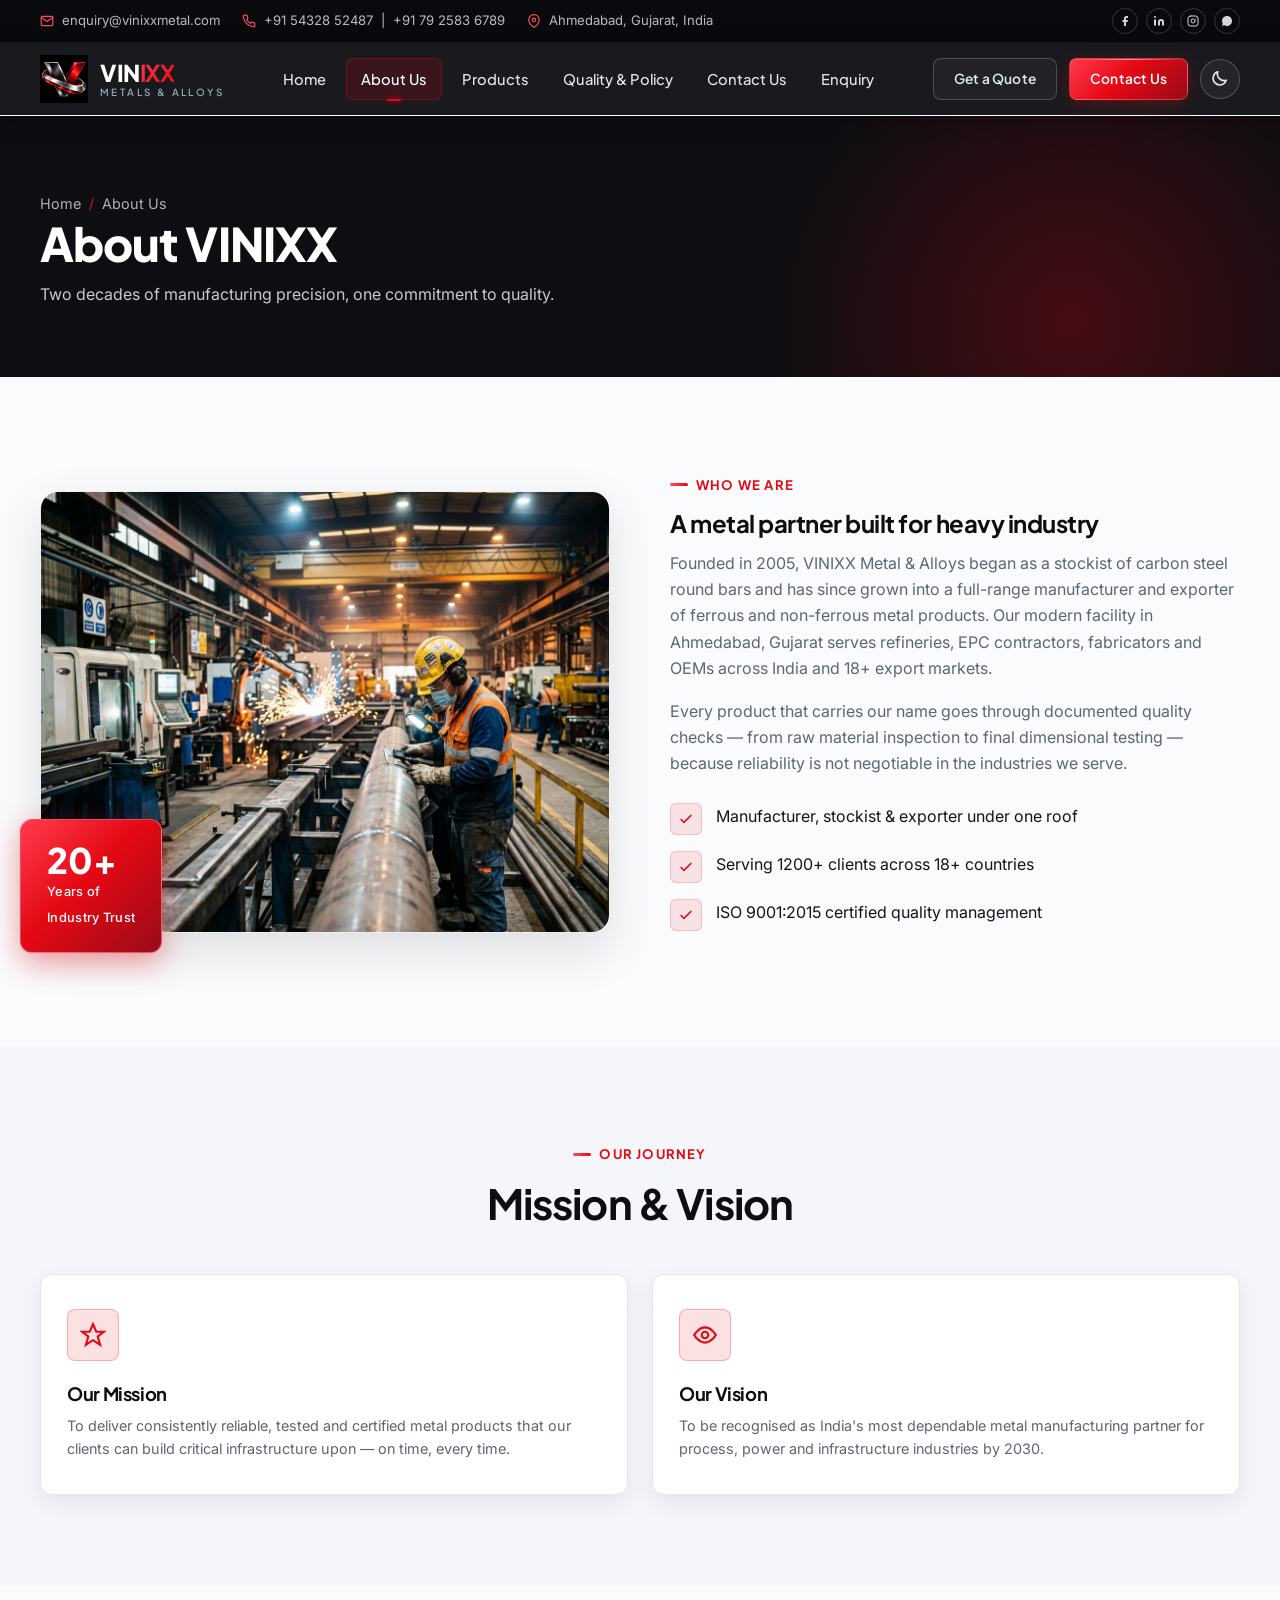
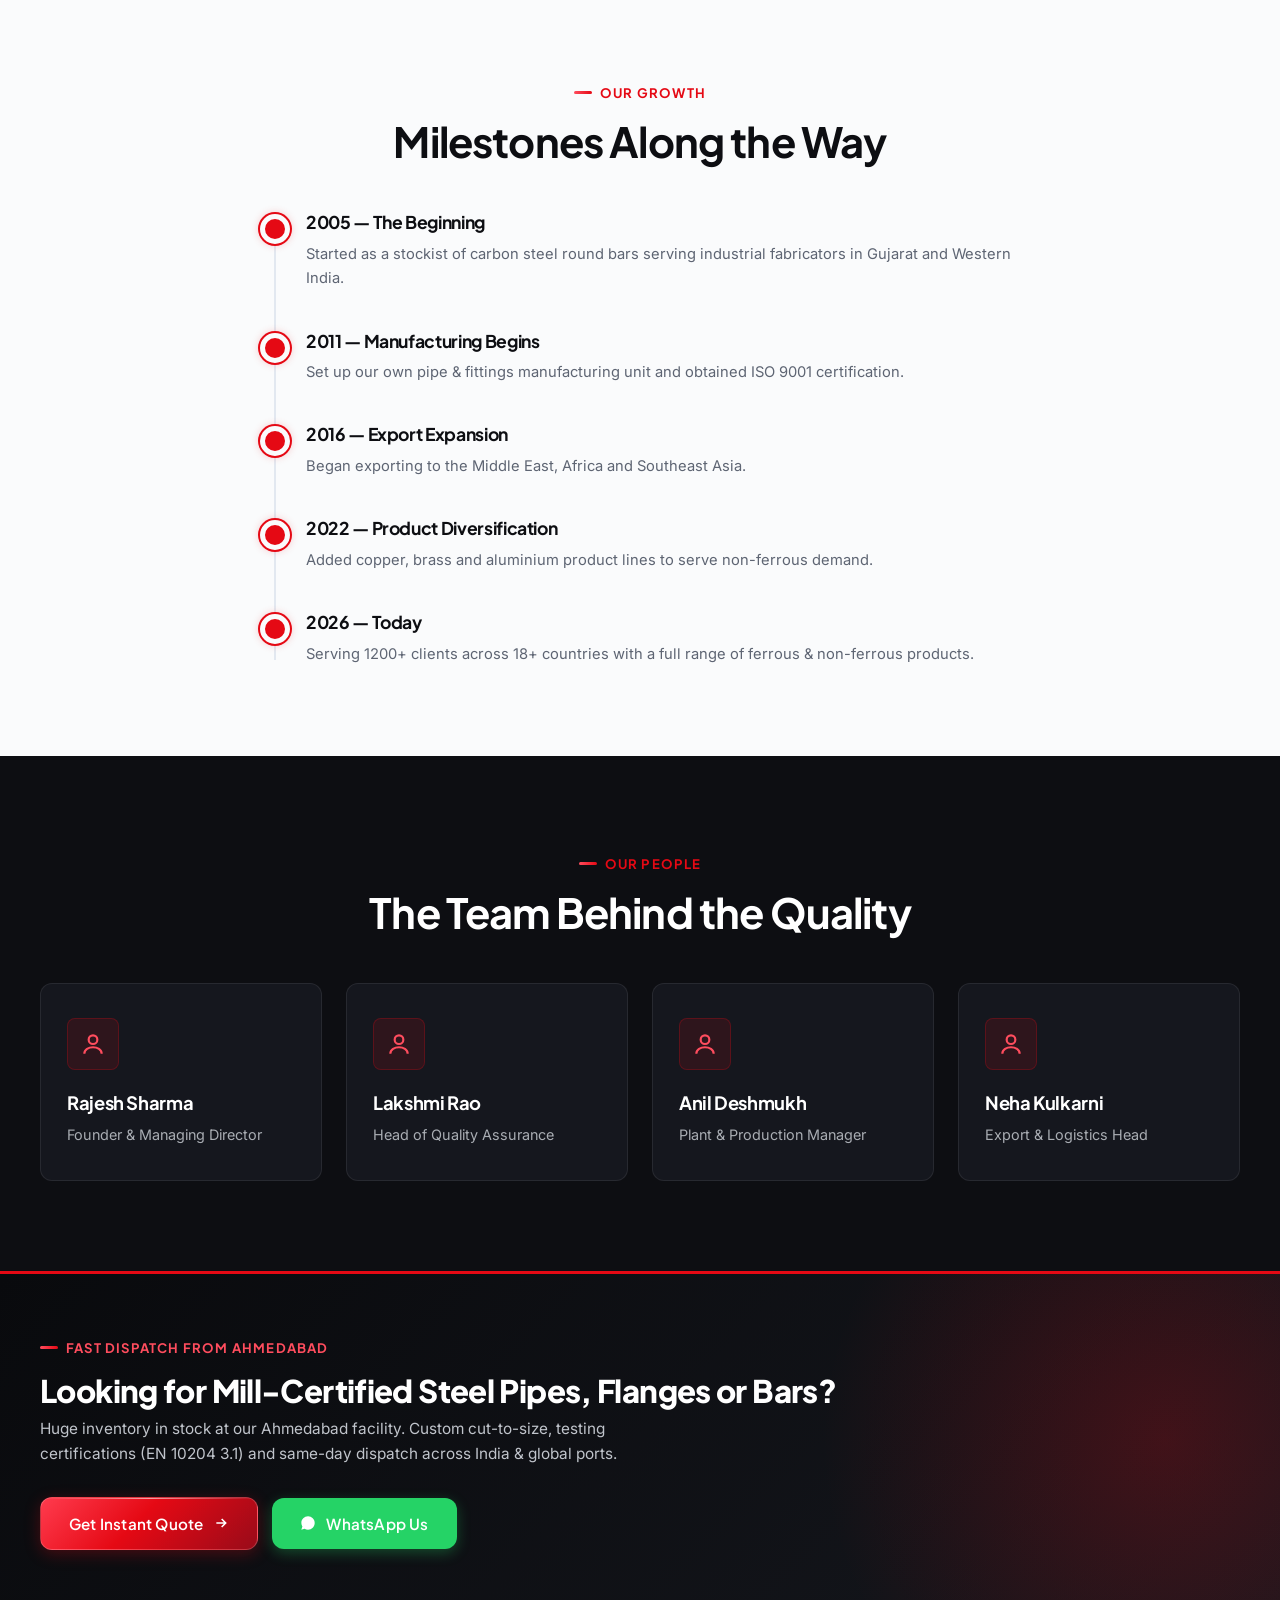
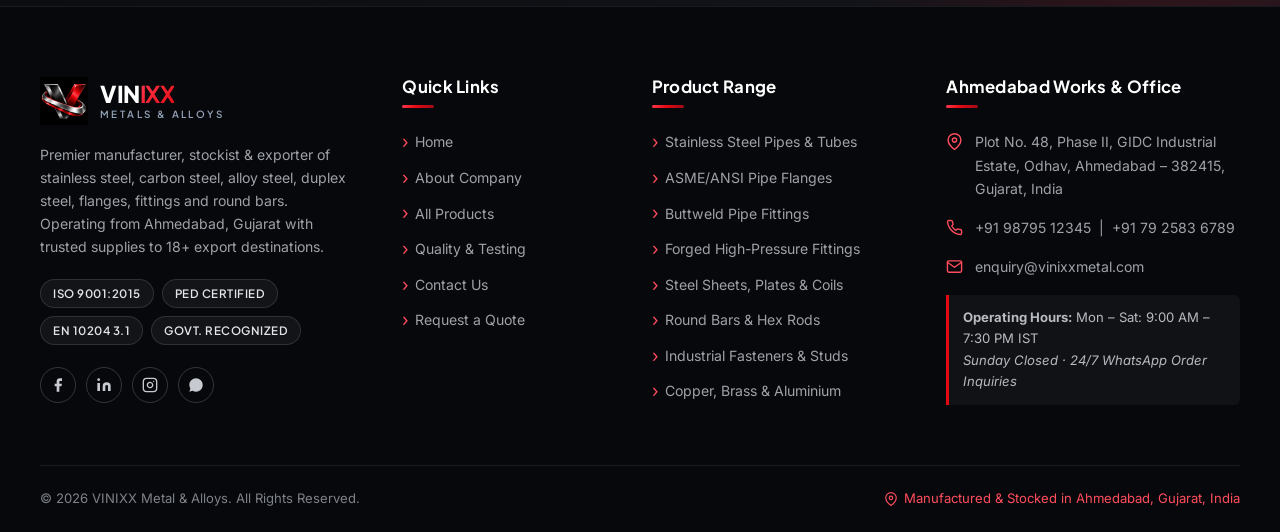
<file: about.html>
<!DOCTYPE html>
<html lang="en">

<head>
  <meta charset="UTF-8">
  <meta name="viewport" content="width=device-width, initial-scale=1.0, viewport-fit=cover">
  <meta name="color-scheme" content="light dark">
  <meta name="theme-color" content="#0D0E12">
  <title>About Us | VINIXX Metal &amp; Alloys</title>
  <meta name="description"
    content="VINIXX Metal &amp; Alloys — manufacturer, stockist and exporter of stainless steel, carbon steel, alloy steel pipes, tubes, flanges, fittings and round bars.">
  <link rel="icon" href="images/logo.png" type="image/png">
  <link rel="preconnect" href="https://fonts.googleapis.com">
  <link rel="preconnect" href="https://fonts.gstatic.com" crossorigin>
  <link
    href="https://fonts.googleapis.com/css2?family=Plus+Jakarta+Sans:wght@400;500;600;700;800&family=Inter:wght@400;500;600;700&display=swap"
    rel="stylesheet">
  <script>
    /* Apply saved / system theme before first paint (prevents a flash) */
    (function () {
      var t = null;
      try { t = localStorage.getItem('vinixx-theme'); } catch (e) { }
      if (t !== 'light' && t !== 'dark') {
        t = (window.matchMedia && matchMedia('(prefers-color-scheme: dark)').matches) ? 'dark' : 'light';
      }
      document.documentElement.setAttribute('data-theme', t);
    })();
  </script>
  <link rel="stylesheet" href="css/style.css">

</head>

<body>

  <div class="topbar">
    <div class="container">
      <div class="tb-links">
        <a href="mailto:enquiry@vinixxmetal.com" aria-label="Email us">
          <svg viewBox="0 0 24 24" fill="none" stroke="currentColor" stroke-width="2" stroke-linecap="round"
            stroke-linejoin="round">
            <path d="M4 4h16c1.1 0 2 .9 2 2v12c0 1.1-.9 2-2 2H4c-1.1 0-2-.9-2-2V6c0-1.1.9-2 2-2z" />
            <polyline points="22,6 12,13 2,6" />
          </svg>
          <span>enquiry@vinixxmetal.com</span>
        </a>
        <a href="tel:+919879512345" aria-label="Call us">
          <svg viewBox="0 0 24 24" fill="none" stroke="currentColor" stroke-width="2" stroke-linecap="round"
            stroke-linejoin="round">
            <path
              d="M22 16.92v3a2 2 0 0 1-2.18 2 19.79 19.79 0 0 1-8.63-3.07 19.5 19.5 0 0 1-6-6 19.79 19.79 0 0 1-3.07-8.67A2 2 0 0 1 4.11 2h3a2 2 0 0 1 2 1.72 12.84 12.84 0 0 0 .7 2.81 2 2 0 0 1-.45 2.11L8.09 9.91a16 16 0 0 0 6 6l1.27-1.27a2 2 0 0 1 2.11-.45 12.84 12.84 0 0 0 2.81.7A2 2 0 0 1 22 16.92z" />
          </svg>
          <span>+91 54328 52487 &nbsp;|&nbsp; +91 79 2583 6789</span>
        </a>
        <span>
          <svg viewBox="0 0 24 24" fill="none" stroke="currentColor" stroke-width="2" stroke-linecap="round"
            stroke-linejoin="round">
            <path d="M21 10c0 7-9 13-9 13s-9-6-9-13a9 9 0 0 1 18 0z" />
            <circle cx="12" cy="10" r="3" />
          </svg>
          <span>Ahmedabad, Gujarat, India</span>
        </span>
      </div>
      <div class="tb-social">
        <a href="#" aria-label="Facebook"><svg viewBox="0 0 24 24" fill="currentColor">
            <path d="M18 2h-3a5 5 0 0 0-5 5v3H7v4h3v8h4v-8h3l1-4h-4V7a1 1 0 0 1 1-1h3z" />
          </svg></a>
        <a href="#" aria-label="LinkedIn"><svg viewBox="0 0 24 24" fill="currentColor">
            <path d="M16 8a6 6 0 0 1 6 6v7h-4v-7a2 2 0 0 0-2-2 2 2 0 0 0-2 2v7h-4v-7a6 6 0 0 1 6-6zM2 9h4v12H2z" />
            <circle cx="4" cy="4" r="2" />
          </svg></a>
        <a href="#" aria-label="Instagram"><svg viewBox="0 0 24 24" fill="none" stroke="currentColor" stroke-width="2"
            stroke-linecap="round" stroke-linejoin="round">
            <rect x="2" y="2" width="20" height="20" rx="5" ry="5" />
            <path d="M16 11.37A4 4 0 1 1 12.63 8 4 4 0 0 1 16 11.37z" />
            <line x1="17.5" y1="6.5" x2="17.51" y2="6.5" />
          </svg></a>
        <a href="https://wa.me/919879512345" aria-label="WhatsApp"><svg viewBox="0 0 24 24" fill="currentColor">
            <path
              d="M17.472 14.382c-.301-.15-1.78-.878-2.056-.979-.275-.1-.475-.15-.675.15-.199.3-.775.979-.95 1.179-.175.2-.35.225-.651.075-.3-.15-1.267-.467-2.414-1.489-.893-.796-1.496-1.78-1.672-2.08-.175-.3-.019-.462.131-.611.136-.134.301-.35.451-.525.15-.175.2-.3.3-.5.1-.2.05-.375-.025-.525-.075-.15-.675-1.628-.925-2.228-.243-.584-.49-.505-.675-.514-.175-.009-.375-.01-.575-.01-.2 0-.525.075-.8.375-.275.3-1.05 1.026-1.05 2.502s1.075 2.903 1.225 3.103c.15.2 2.115 3.23 5.124 4.529.716.309 1.275.494 1.71.633.719.229 1.374.197 1.892.12.577-.087 1.78-.727 2.03-1.428.25-.701.25-1.303.175-1.428-.075-.125-.275-.2-.575-.35zM12.04 2C6.51 2 2.03 6.47 2.03 12c0 1.95.56 3.77 1.54 5.31L2 22l4.83-1.53A9.94 9.94 0 0 0 12.04 22c5.53 0 10.01-4.47 10.01-10s-4.48-10-10.01-10z" />
          </svg></a>
      </div>
    </div>
  </div>

  <header class="site-header">
    <div class="container nav-wrap">
      <a href="index.html" class="brand">
        <img src="images/logo.png" alt="VINIXX logo">
        <span class="brand-text">
          <span class="name">VIN<b>IXX</b></span>
          <span class="tag">METALS &amp; ALLOYS</span>
        </span>
      </a>
      <nav class="main-nav" id="site-nav" aria-label="Main navigation">
        <ul>
          <li><a href="index.html">Home</a></li>
          <li><a href="about.html" class="active">About Us</a></li>
          <li><a href="products.html">Products</a></li>
          <li><a href="quality-policy.html">Quality &amp; Policy</a></li>
          <li><a href="contact.html">Contact Us</a></li>
          <li><a href="enquiry.html">Enquiry</a></li>
        </ul>
        <div class="drawer-actions">
          <a href="enquiry.html" class="btn block">Get a Quote</a>
          <a href="https://wa.me/919879512345" target="_blank" rel="noopener" class="btn whatsapp-btn block">WhatsApp
            Us</a>
        </div>
      </nav>
      <div class="nav-cta">
        <a href="enquiry.html" class="btn ghost ghost-desktop">Get a Quote</a>
        <a href="contact.html" class="btn nav-contact-btn">Contact Us</a>
        <button class="theme-toggle" type="button" aria-label="Switch to dark mode" aria-pressed="false"
          title="Switch theme">
          <svg class="ic-sun" viewBox="0 0 24 24" fill="none" stroke="currentColor" stroke-width="2"
            stroke-linecap="round" stroke-linejoin="round" aria-hidden="true">
            <circle cx="12" cy="12" r="4.2" />
            <path
              d="M12 2.5v2.2M12 19.3v2.2M4.6 4.6l1.6 1.6M17.8 17.8l1.6 1.6M2.5 12h2.2M19.3 12h2.2M4.6 19.4l1.6-1.6M17.8 6.2l1.6-1.6" />
          </svg>
          <svg class="ic-moon" viewBox="0 0 24 24" fill="none" stroke="currentColor" stroke-width="2"
            stroke-linecap="round" stroke-linejoin="round" aria-hidden="true">
            <path d="M20.5 14.2A8.5 8.5 0 0 1 9.8 3.5a8.5 8.5 0 1 0 10.7 10.7z" />
          </svg>
        </button>
        <button class="burger" type="button" aria-label="Open menu" aria-expanded="false"
          aria-controls="site-nav"><span></span></button>
      </div>
    </div>
  </header>


  <section class="page-hero">
    <div class="container">
      <div class="breadcrumb"><a href="index.html">Home</a><span class="sep">/</span><span>About Us</span></div>
      <h1>About VINIXX</h1>
      <p style="max-width:560px;color:#C7CBD1;">Two decades of manufacturing precision, one commitment to quality.</p>
    </div>
  </section>

  <section class="section-pad">
    <div class="container about-grid reveal">
      <div class="about-media">
        <div class="frame"><img src="images/about-factory.jpg" alt="VINIXX manufacturing unit in Ahmedabad"></div>
        <div class="badge"><b>20+</b><span>Years of<br>Industry Trust</span></div>
      </div>
      <div>
        <span class="eyebrow">Who We Are</span>
        <h2>A metal partner built for heavy industry</h2>
        <p>Founded in 2005, VINIXX Metal &amp; Alloys began as a stockist of carbon steel round bars and has since grown
          into a full-range manufacturer and exporter of ferrous and non-ferrous metal products. Our modern facility in
          Ahmedabad, Gujarat serves refineries, EPC contractors, fabricators and OEMs across India and 18+ export
          markets.</p>
        <p>Every product that carries our name goes through documented quality checks — from raw material inspection to
          final dimensional testing — because reliability is not negotiable in the industries we serve.</p>
        <ul class="about-list">
          <li><span class="ic"><svg viewBox="0 0 24 24" fill="none" stroke="currentColor" stroke-width="2.4">
                <path d="M20 6L9 17l-5-5" />
              </svg></span>
            <div>Manufacturer, stockist &amp; exporter under one roof</div>
          </li>
          <li><span class="ic"><svg viewBox="0 0 24 24" fill="none" stroke="currentColor" stroke-width="2.4">
                <path d="M20 6L9 17l-5-5" />
              </svg></span>
            <div>Serving 1200+ clients across 18+ countries</div>
          </li>
          <li><span class="ic"><svg viewBox="0 0 24 24" fill="none" stroke="currentColor" stroke-width="2.4">
                <path d="M20 6L9 17l-5-5" />
              </svg></span>
            <div>ISO 9001:2015 certified quality management</div>
          </li>
        </ul>
      </div>
    </div>
  </section>

  <section class="section-pad bg-mist">
    <div class="container">
      <div class="section-head center reveal">
        <span class="eyebrow" style="justify-content:center;">Our Journey</span>
        <h2>Mission &amp; Vision</h2>
      </div>
      <div class="feat-grid two-col reveal reveal-stagger">
        <div class="feat-card surface r-child">
          <div class="ic"><svg viewBox="0 0 24 24" fill="none" stroke="currentColor" stroke-width="2">
              <path d="M12 2l3 7h7l-5.6 4.4L18.5 21 12 16.8 5.5 21l2.1-7.6L2 9h7z" />
            </svg></div>
          <h3>Our Mission</h3>
          <p>To deliver consistently reliable, tested and certified metal products that our clients can build critical
            infrastructure upon — on time, every time.</p>
        </div>
        <div class="feat-card surface r-child">
          <div class="ic"><svg viewBox="0 0 24 24" fill="none" stroke="currentColor" stroke-width="2">
              <path d="M2 12s4-7 10-7 10 7 10 7-4 7-10 7-10-7-10-7z" />
              <circle cx="12" cy="12" r="3" />
            </svg></div>
          <h3>Our Vision</h3>
          <p>To be recognised as India's most dependable metal manufacturing partner for process, power and
            infrastructure industries by 2030.</p>
        </div>
      </div>
    </div>
  </section>

  <section class="section-pad">
    <div class="container">
      <div class="section-head center reveal">
        <span class="eyebrow" style="justify-content:center;">Our Growth</span>
        <h2>Milestones Along the Way</h2>
      </div>
      <div class="timeline centered reveal">
        <div class="t-step">
          <h3>2005 — The Beginning</h3>
          <p>Started as a stockist of carbon steel round bars serving industrial fabricators in Gujarat and Western
            India.</p>
        </div>
        <div class="t-step">
          <h3>2011 — Manufacturing Begins</h3>
          <p>Set up our own pipe &amp; fittings manufacturing unit and obtained ISO 9001 certification.</p>
        </div>
        <div class="t-step">
          <h3>2016 — Export Expansion</h3>
          <p>Began exporting to the Middle East, Africa and Southeast Asia.</p>
        </div>
        <div class="t-step">
          <h3>2022 — Product Diversification</h3>
          <p>Added copper, brass and aluminium product lines to serve non-ferrous demand.</p>
        </div>
        <div class="t-step">
          <h3>2026 — Today</h3>
          <p>Serving 1200+ clients across 18+ countries with a full range of ferrous &amp; non-ferrous products.</p>
        </div>
      </div>
    </div>
  </section>

  <section class="section-pad bg-charcoal">
    <div class="container">
      <div class="section-head center reveal">
        <span class="eyebrow" style="justify-content:center;">Our People</span>
        <h2>The Team Behind the Quality</h2>
      </div>
      <div class="feat-grid reveal reveal-stagger">
        <div class="feat-card r-child">
          <div class="ic"><svg viewBox="0 0 24 24" fill="none" stroke="currentColor" stroke-width="2">
              <circle cx="12" cy="8" r="4" />
              <path d="M4 21c0-4 4-6 8-6s8 2 8 6" />
            </svg></div>
          <h3>Rajesh Sharma</h3>
          <p>Founder &amp; Managing Director</p>
        </div>
        <div class="feat-card r-child">
          <div class="ic"><svg viewBox="0 0 24 24" fill="none" stroke="currentColor" stroke-width="2">
              <circle cx="12" cy="8" r="4" />
              <path d="M4 21c0-4 4-6 8-6s8 2 8 6" />
            </svg></div>
          <h3>Lakshmi Rao</h3>
          <p>Head of Quality Assurance</p>
        </div>
        <div class="feat-card r-child">
          <div class="ic"><svg viewBox="0 0 24 24" fill="none" stroke="currentColor" stroke-width="2">
              <circle cx="12" cy="8" r="4" />
              <path d="M4 21c0-4 4-6 8-6s8 2 8 6" />
            </svg></div>
          <h3>Anil Deshmukh</h3>
          <p>Plant &amp; Production Manager</p>
        </div>
        <div class="feat-card r-child">
          <div class="ic"><svg viewBox="0 0 24 24" fill="none" stroke="currentColor" stroke-width="2">
              <circle cx="12" cy="8" r="4" />
              <path d="M4 21c0-4 4-6 8-6s8 2 8 6" />
            </svg></div>
          <h3>Neha Kulkarni</h3>
          <p>Export &amp; Logistics Head</p>
        </div>
      </div>
    </div>
  </section>

  <section class="pre-footer">
    <div class="container">
      <div class="pre-footer-content">
        <span class="eyebrow" style="color:var(--clr-red-coral);">Fast Dispatch from Ahmedabad</span>
        <h3>Looking for Mill-Certified Steel Pipes, Flanges or Bars?</h3>
        <p>Huge inventory in stock at our Ahmedabad facility. Custom cut-to-size, testing certifications (EN 10204 3.1)
          and same-day dispatch across India &amp; global ports.</p>
      </div>
      <div class="pre-footer-actions">
        <a href="enquiry.html" class="btn">Get Instant Quote
          <svg viewBox="0 0 24 24" fill="none" stroke="currentColor" stroke-width="2.4">
            <path d="M5 12h14M13 6l6 6-6 6" />
          </svg>
        </a>
        <a href="https://wa.me/919879512345" target="_blank" rel="noopener" class="btn whatsapp-btn">
          <svg viewBox="0 0 24 24" fill="currentColor" style="width:16px;height:16px;">
            <path
              d="M17.472 14.382c-.301-.15-1.78-.878-2.056-.979-.275-.1-.475-.15-.675.15-.199.3-.775.979-.95 1.179-.175.2-.35.225-.651.075-.3-.15-1.267-.467-2.414-1.489-.893-.796-1.496-1.78-1.672-2.08-.175-.3-.019-.462.131-.611.136-.134.301-.35.451-.525.15-.175.2-.3.3-.5.1-.2.05-.375-.025-.525-.075-.15-.675-1.628-.925-2.228-.243-.584-.49-.505-.675-.514-.175-.009-.375-.01-.575-.01-.2 0-.525.075-.8.375-.275.3-1.05 1.026-1.05 2.502s1.075 2.903 1.225 3.103c.15.2 2.115 3.23 5.124 4.529.716.309 1.275.494 1.71.633.719.229 1.374.197 1.892.12.577-.087 1.78-.727 2.03-1.428.25-.701.25-1.303.175-1.428-.075-.125-.275-.2-.575-.35zM12.04 2C6.51 2 2.03 6.47 2.03 12c0 1.95.56 3.77 1.54 5.31L2 22l4.83-1.53A9.94 9.94 0 0 0 12.04 22c5.53 0 10.01-4.47 10.01-10s-4.48-10-10.01-10z" />
          </svg>
          WhatsApp Us
        </a>
      </div>
    </div>
  </section>

  <footer class="site-footer">
    <div class="container">
      <div class="footer-grid">
        <div class="footer-brand">
          <a href="index.html" class="brand">
            <img src="images/logo.png" alt="VINIXX logo">
            <span class="brand-text">
              <span class="name">VIN<b>IXX</b></span>
              <span class="tag">METALS &amp; ALLOYS</span>
            </span>
          </a>
          <p>Premier manufacturer, stockist &amp; exporter of stainless steel, carbon steel, alloy steel, duplex steel,
            flanges, fittings and round bars. Operating from Ahmedabad, Gujarat with trusted supplies to 18+ export
            destinations.</p>
          <div class="footer-badges">
            <span>ISO 9001:2015</span>
            <span>PED CERTIFIED</span>
            <span>EN 10204 3.1</span>
            <span>GOVT. RECOGNIZED</span>
          </div>
          <div class="footer-social">
            <a href="#" aria-label="Facebook"><svg viewBox="0 0 24 24" fill="currentColor">
                <path d="M18 2h-3a5 5 0 0 0-5 5v3H7v4h3v8h4v-8h3l1-4h-4V7a1 1 0 0 1 1-1h3z" />
              </svg></a>
            <a href="#" aria-label="LinkedIn"><svg viewBox="0 0 24 24" fill="currentColor">
                <path d="M16 8a6 6 0 0 1 6 6v7h-4v-7a2 2 0 0 0-2-2 2 2 0 0 0-2 2v7h-4v-7a6 6 0 0 1 6-6zM2 9h4v12H2z" />
                <circle cx="4" cy="4" r="2" />
              </svg></a>
            <a href="#" aria-label="Instagram"><svg viewBox="0 0 24 24" fill="none" stroke="currentColor"
                stroke-width="2" stroke-linecap="round" stroke-linejoin="round">
                <rect x="2" y="2" width="20" height="20" rx="5" ry="5" />
                <path d="M16 11.37A4 4 0 1 1 12.63 8 4 4 0 0 1 16 11.37z" />
                <line x1="17.5" y1="6.5" x2="17.51" y2="6.5" />
              </svg></a>
            <a href="https://wa.me/919879512345" aria-label="WhatsApp"><svg viewBox="0 0 24 24" fill="currentColor">
                <path
                  d="M17.472 14.382c-.301-.15-1.78-.878-2.056-.979-.275-.1-.475-.15-.675.15-.199.3-.775.979-.95 1.179-.175.2-.35.225-.651.075-.3-.15-1.267-.467-2.414-1.489-.893-.796-1.496-1.78-1.672-2.08-.175-.3-.019-.462.131-.611.136-.134.301-.35.451-.525.15-.175.2-.3.3-.5.1-.2.05-.375-.025-.525-.075-.15-.675-1.628-.925-2.228-.243-.584-.49-.505-.675-.514-.175-.009-.375-.01-.575-.01-.2 0-.525.075-.8.375-.275.3-1.05 1.026-1.05 2.502s1.075 2.903 1.225 3.103c.15.2 2.115 3.23 5.124 4.529.716.309 1.275.494 1.71.633.719.229 1.374.197 1.892.12.577-.087 1.78-.727 2.03-1.428.25-.701.25-1.303.175-1.428-.075-.125-.275-.2-.575-.35zM12.04 2C6.51 2 2.03 6.47 2.03 12c0 1.95.56 3.77 1.54 5.31L2 22l4.83-1.53A9.94 9.94 0 0 0 12.04 22c5.53 0 10.01-4.47 10.01-10s-4.48-10-10.01-10z" />
              </svg></a>
          </div>
        </div>
        <div>
          <h4>Quick Links</h4>
          <ul class="footer-links">
            <li><a href="index.html">Home</a></li>
            <li><a href="about.html">About Company</a></li>
            <li><a href="products.html">All Products</a></li>
            <li><a href="quality-policy.html">Quality &amp; Testing</a></li>
            <li><a href="contact.html">Contact Us</a></li>
            <li><a href="enquiry.html">Request a Quote</a></li>
          </ul>
        </div>
        <div>
          <h4>Product Range</h4>
          <ul class="footer-links">
            <li><a href="product-detail.html">Stainless Steel Pipes &amp; Tubes</a></li>
            <li><a href="products.html">ASME/ANSI Pipe Flanges</a></li>
            <li><a href="products.html">Buttweld Pipe Fittings</a></li>
            <li><a href="products.html">Forged High-Pressure Fittings</a></li>
            <li><a href="products.html">Steel Sheets, Plates &amp; Coils</a></li>
            <li><a href="products.html">Round Bars &amp; Hex Rods</a></li>
            <li><a href="products.html">Industrial Fasteners &amp; Studs</a></li>
            <li><a href="products.html">Copper, Brass &amp; Aluminium</a></li>
          </ul>
        </div>
        <div>
          <h4>Ahmedabad Works &amp; Office</h4>
          <ul class="footer-contact">
            <li>
              <span class="ic"><svg viewBox="0 0 24 24" fill="none" stroke="currentColor" stroke-width="2"
                  stroke-linecap="round" stroke-linejoin="round">
                  <path d="M21 10c0 7-9 13-9 13s-9-6-9-13a9 9 0 0 1 18 0z" />
                  <circle cx="12" cy="10" r="3" />
                </svg></span>
              <span>Plot No. 48, Phase II, GIDC Industrial Estate, Odhav, Ahmedabad – 382415, Gujarat, India</span>
            </li>
            <li>
              <span class="ic"><svg viewBox="0 0 24 24" fill="none" stroke="currentColor" stroke-width="2"
                  stroke-linecap="round" stroke-linejoin="round">
                  <path
                    d="M22 16.92v3a2 2 0 0 1-2.18 2 19.79 19.79 0 0 1-8.63-3.07 19.5 19.5 0 0 1-6-6 19.79 19.79 0 0 1-3.07-8.67A2 2 0 0 1 4.11 2h3a2 2 0 0 1 2 1.72 12.84 12.84 0 0 0 .7 2.81 2 2 0 0 1-.45 2.11L8.09 9.91a16 16 0 0 0 6 6l1.27-1.27a2 2 0 0 1 2.11-.45 12.84 12.84 0 0 0 2.81.7A2 2 0 0 1 22 16.92z" />
                </svg></span>
              <span><a href="tel:+919879512345">+91 98795 12345</a> &nbsp;|&nbsp; <a href="tel:+917925836789">+91 79
                  2583 6789</a></span>
            </li>
            <li>
              <span class="ic"><svg viewBox="0 0 24 24" fill="none" stroke="currentColor" stroke-width="2"
                  stroke-linecap="round" stroke-linejoin="round">
                  <path d="M4 4h16c1.1 0 2 .9 2 2v12c0 1.1-.9 2-2 2H4c-1.1 0-2-.9-2-2V6c0-1.1.9-2 2-2z" />
                  <polyline points="22,6 12,13 2,6" />
                </svg></span>
              <span><a href="mailto:enquiry@vinixxmetal.com">enquiry@vinixxmetal.com</a></span>
            </li>
          </ul>
          <div class="footer-hours">
            <strong>Operating Hours:</strong> Mon – Sat: 9:00 AM – 7:30 PM IST<br>
            <em>Sunday Closed · 24/7 WhatsApp Order Inquiries</em>
          </div>
        </div>
      </div>
      <div class="footer-bottom">
        <span>&copy; 2026 VINIXX Metal &amp; Alloys. All Rights Reserved.</span>
        <span class="city-badge">
          <svg viewBox="0 0 24 24" fill="none" stroke="currentColor" stroke-width="2" stroke-linecap="round"
            stroke-linejoin="round">
            <path d="M21 10c0 7-9 13-9 13s-9-6-9-13a9 9 0 0 1 18 0z" />
            <circle cx="12" cy="10" r="3" />
          </svg>
          Manufactured &amp; Stocked in Ahmedabad, Gujarat, India
        </span>
      </div>
    </div>
  </footer>

  <button class="back-top" aria-label="Back to top"><svg viewBox="0 0 24 24" fill="none" stroke="currentColor"
      stroke-width="2.4">
      <path d="M12 19V5M5 12l7-7 7 7" />
    </svg></button>

  <div class="mobile-action-bar" aria-label="Mobile quick contact">
    <a href="tel:+919879512345" class="mob-act-btn mob-call">
      <svg viewBox="0 0 24 24" fill="none" stroke="currentColor" stroke-width="2.2">
        <path
          d="M22 16.92v3a2 2 0 0 1-2.18 2 19.79 19.79 0 0 1-8.63-3.07 19.5 19.5 0 0 1-6-6 19.79 19.79 0 0 1-3.07-8.67A2 2 0 0 1 4.11 2h3a2 2 0 0 1 2 1.72 12.84 12.84 0 0 0 .7 2.81 2 2 0 0 1-.45 2.11L8.09 9.91a16 16 0 0 0 6 6l1.27-1.27a2 2 0 0 1 2.11-.45 12.84 12.84 0 0 0 2.81.7A2 2 0 0 1 22 16.92z" />
      </svg>
      <span>Call Sales</span>
    </a>
    <a href="https://wa.me/919879512345" target="_blank" rel="noopener" class="mob-act-btn mob-wa">
      <svg viewBox="0 0 24 24" fill="currentColor">
        <path
          d="M17.472 14.382c-.301-.15-1.78-.878-2.056-.979-.275-.1-.475-.15-.675.15-.199.3-.775.979-.95 1.179-.175.2-.35.225-.651.075-.3-.15-1.267-.467-2.414-1.489-.893-.796-1.496-1.78-1.672-2.08-.175-.3-.019-.462.131-.611.136-.134.301-.35.451-.525.15-.175.2-.3.3-.5.1-.2.05-.375-.025-.525-.075-.15-.675-1.628-.925-2.228-.243-.584-.49-.505-.675-.514-.175-.009-.375-.01-.575-.01-.2 0-.525.075-.8.375-.275.3-1.05 1.026-1.05 2.502s1.075 2.903 1.225 3.103c.15.2 2.115 3.23 5.124 4.529.716.309 1.275.494 1.71.633.719.229 1.374.197 1.892.12.577-.087 1.78-.727 2.03-1.428.25-.701.25-1.303.175-1.428-.075-.125-.275-.2-.575-.35zM12.04 2C6.51 2 2.03 6.47 2.03 12c0 1.95.56 3.77 1.54 5.31L2 22l4.83-1.53A9.94 9.94 0 0 0 12.04 22c5.53 0 10.01-4.47 10.01-10s-4.48-10-10.01-10z" />
      </svg>
      <span>WhatsApp RFQ</span>
    </a>
  </div>

  <script src="js/script.js"></script>
</body>

</html>
</file>
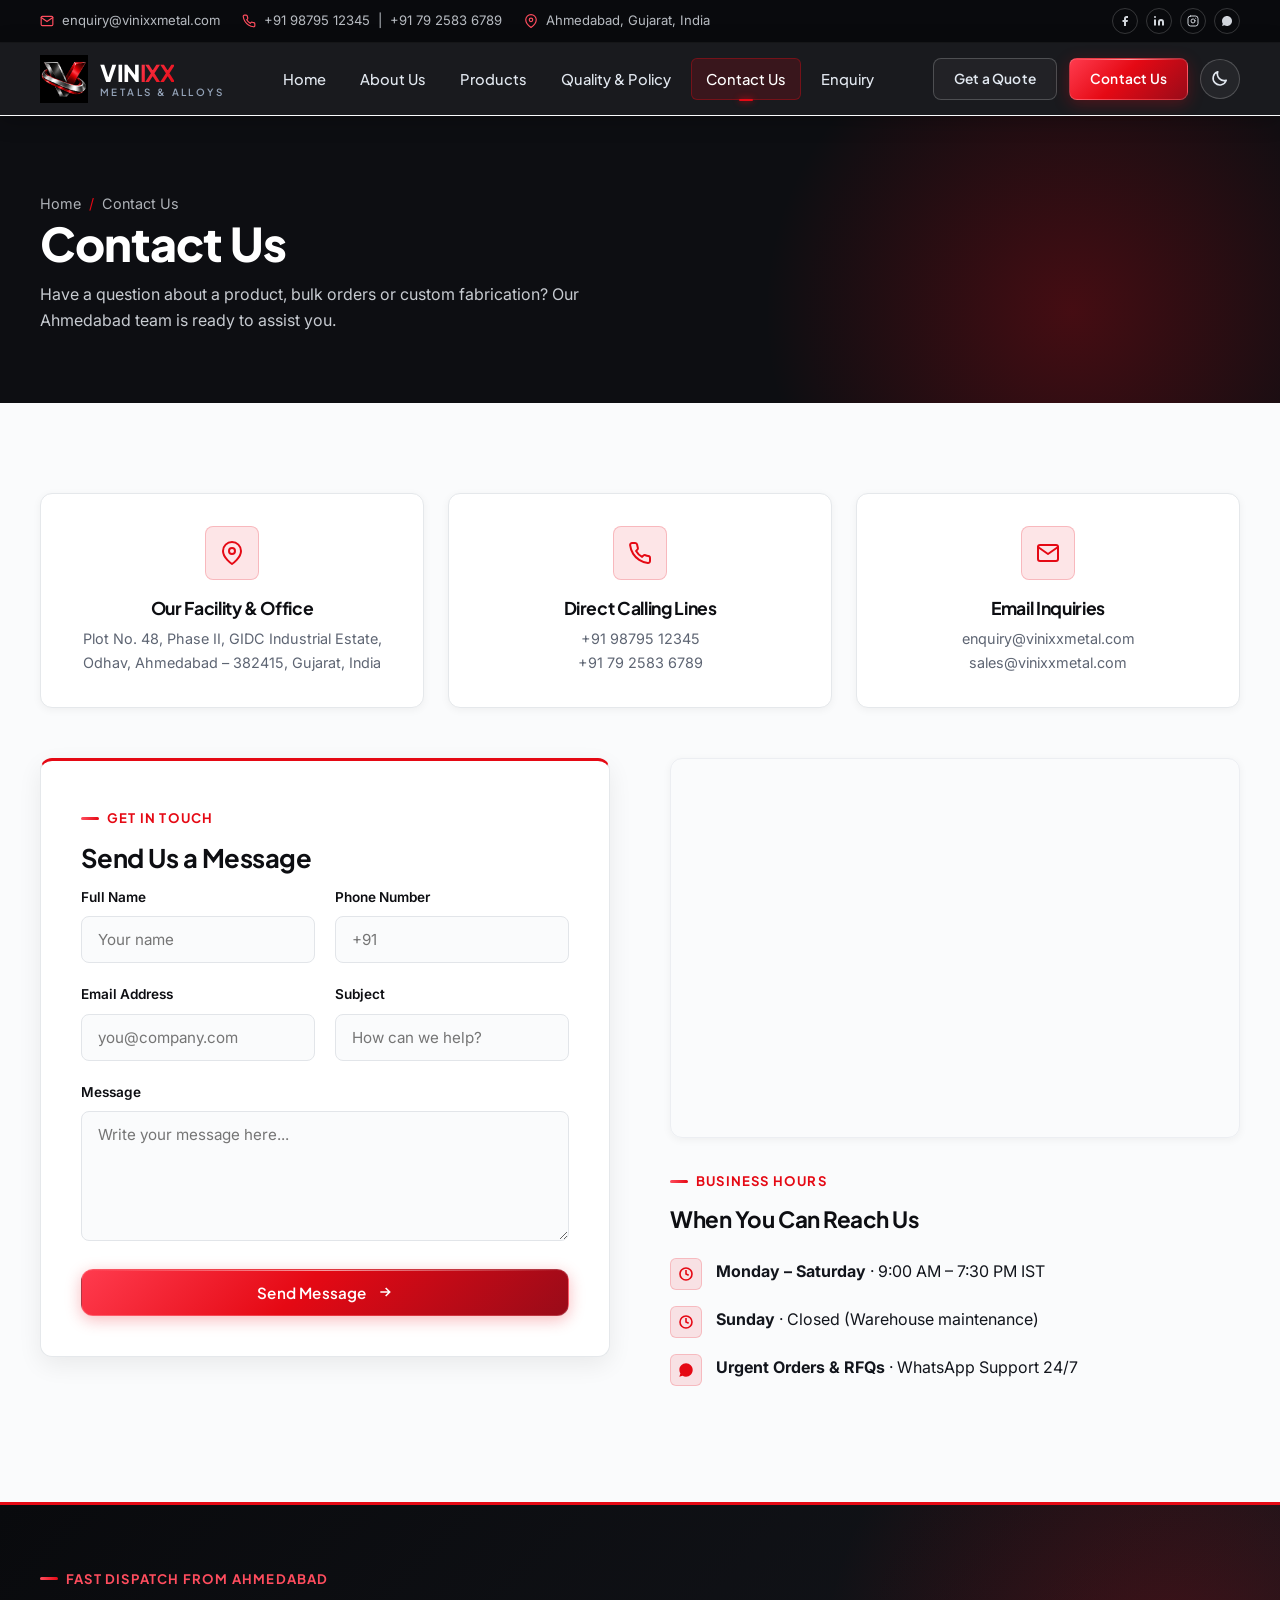
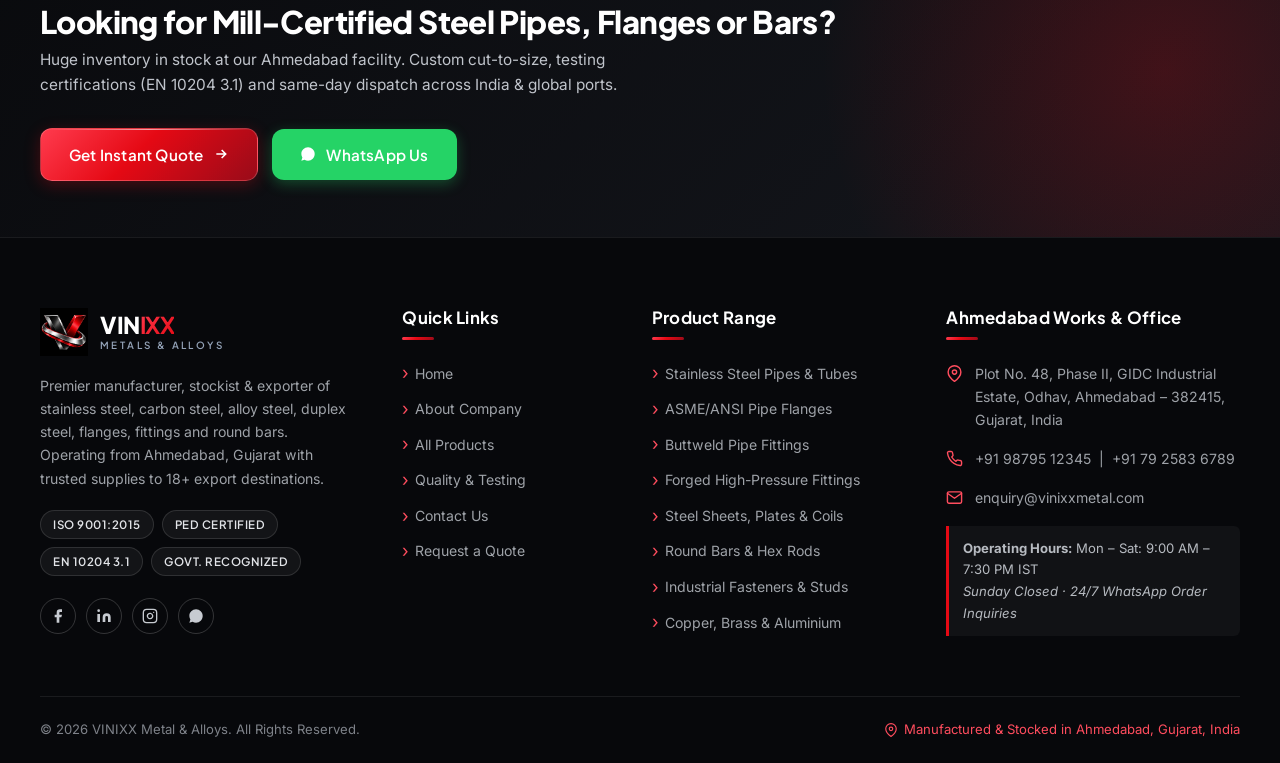
<file: contact.html>
<!DOCTYPE html>
<html lang="en">

<head>
  <meta charset="UTF-8">
  <meta name="viewport" content="width=device-width, initial-scale=1.0, viewport-fit=cover">
  <meta name="color-scheme" content="light dark">
  <meta name="theme-color" content="#0D0E12">
  <title>Contact Us | VINIXX Metal &amp; Alloys</title>
  <meta name="description"
    content="VINIXX Metal &amp; Alloys — manufacturer, stockist and exporter of stainless steel, carbon steel, alloy steel pipes, tubes, flanges, fittings and round bars.">
  <link rel="icon" href="images/logo.png" type="image/png">
  <link rel="preconnect" href="https://fonts.googleapis.com">
  <link rel="preconnect" href="https://fonts.gstatic.com" crossorigin>
  <link
    href="https://fonts.googleapis.com/css2?family=Plus+Jakarta+Sans:wght@400;500;600;700;800&family=Inter:wght@400;500;600;700&display=swap"
    rel="stylesheet">
  <script>
    /* Apply saved / system theme before first paint (prevents a flash) */
    (function () {
      var t = null;
      try { t = localStorage.getItem('vinixx-theme'); } catch (e) { }
      if (t !== 'light' && t !== 'dark') {
        t = (window.matchMedia && matchMedia('(prefers-color-scheme: dark)').matches) ? 'dark' : 'light';
      }
      document.documentElement.setAttribute('data-theme', t);
    })();
  </script>
  <link rel="stylesheet" href="css/style.css">

</head>

<body>

  <div class="topbar">
    <div class="container">
      <div class="tb-links">
        <a href="mailto:enquiry@vinixxmetal.com" aria-label="Email us">
          <svg viewBox="0 0 24 24" fill="none" stroke="currentColor" stroke-width="2" stroke-linecap="round"
            stroke-linejoin="round">
            <path d="M4 4h16c1.1 0 2 .9 2 2v12c0 1.1-.9 2-2 2H4c-1.1 0-2-.9-2-2V6c0-1.1.9-2 2-2z" />
            <polyline points="22,6 12,13 2,6" />
          </svg>
          <span>enquiry@vinixxmetal.com</span>
        </a>
        <a href="tel:+919879512345" aria-label="Call us">
          <svg viewBox="0 0 24 24" fill="none" stroke="currentColor" stroke-width="2" stroke-linecap="round"
            stroke-linejoin="round">
            <path
              d="M22 16.92v3a2 2 0 0 1-2.18 2 19.79 19.79 0 0 1-8.63-3.07 19.5 19.5 0 0 1-6-6 19.79 19.79 0 0 1-3.07-8.67A2 2 0 0 1 4.11 2h3a2 2 0 0 1 2 1.72 12.84 12.84 0 0 0 .7 2.81 2 2 0 0 1-.45 2.11L8.09 9.91a16 16 0 0 0 6 6l1.27-1.27a2 2 0 0 1 2.11-.45 12.84 12.84 0 0 0 2.81.7A2 2 0 0 1 22 16.92z" />
          </svg>
          <span>+91 98795 12345 &nbsp;|&nbsp; +91 79 2583 6789</span>
        </a>
        <span>
          <svg viewBox="0 0 24 24" fill="none" stroke="currentColor" stroke-width="2" stroke-linecap="round"
            stroke-linejoin="round">
            <path d="M21 10c0 7-9 13-9 13s-9-6-9-13a9 9 0 0 1 18 0z" />
            <circle cx="12" cy="10" r="3" />
          </svg>
          <span>Ahmedabad, Gujarat, India</span>
        </span>
      </div>
      <div class="tb-social">
        <a href="#" aria-label="Facebook"><svg viewBox="0 0 24 24" fill="currentColor">
            <path d="M18 2h-3a5 5 0 0 0-5 5v3H7v4h3v8h4v-8h3l1-4h-4V7a1 1 0 0 1 1-1h3z" />
          </svg></a>
        <a href="#" aria-label="LinkedIn"><svg viewBox="0 0 24 24" fill="currentColor">
            <path d="M16 8a6 6 0 0 1 6 6v7h-4v-7a2 2 0 0 0-2-2 2 2 0 0 0-2 2v7h-4v-7a6 6 0 0 1 6-6zM2 9h4v12H2z" />
            <circle cx="4" cy="4" r="2" />
          </svg></a>
        <a href="#" aria-label="Instagram"><svg viewBox="0 0 24 24" fill="none" stroke="currentColor" stroke-width="2"
            stroke-linecap="round" stroke-linejoin="round">
            <rect x="2" y="2" width="20" height="20" rx="5" ry="5" />
            <path d="M16 11.37A4 4 0 1 1 12.63 8 4 4 0 0 1 16 11.37z" />
            <line x1="17.5" y1="6.5" x2="17.51" y2="6.5" />
          </svg></a>
        <a href="https://wa.me/919879512345" aria-label="WhatsApp"><svg viewBox="0 0 24 24" fill="currentColor">
            <path
              d="M17.472 14.382c-.301-.15-1.78-.878-2.056-.979-.275-.1-.475-.15-.675.15-.199.3-.775.979-.95 1.179-.175.2-.35.225-.651.075-.3-.15-1.267-.467-2.414-1.489-.893-.796-1.496-1.78-1.672-2.08-.175-.3-.019-.462.131-.611.136-.134.301-.35.451-.525.15-.175.2-.3.3-.5.1-.2.05-.375-.025-.525-.075-.15-.675-1.628-.925-2.228-.243-.584-.49-.505-.675-.514-.175-.009-.375-.01-.575-.01-.2 0-.525.075-.8.375-.275.3-1.05 1.026-1.05 2.502s1.075 2.903 1.225 3.103c.15.2 2.115 3.23 5.124 4.529.716.309 1.275.494 1.71.633.719.229 1.374.197 1.892.12.577-.087 1.78-.727 2.03-1.428.25-.701.25-1.303.175-1.428-.075-.125-.275-.2-.575-.35zM12.04 2C6.51 2 2.03 6.47 2.03 12c0 1.95.56 3.77 1.54 5.31L2 22l4.83-1.53A9.94 9.94 0 0 0 12.04 22c5.53 0 10.01-4.47 10.01-10s-4.48-10-10.01-10z" />
          </svg></a>
      </div>
    </div>
  </div>

  <header class="site-header">
    <div class="container nav-wrap">
      <a href="index.html" class="brand">
        <img src="images/logo.png" alt="VINIXX logo">
        <span class="brand-text">

          <span class="name">VIN<b>IXX</b></span>
          <span class="tag">METALS &amp; ALLOYS</span>
        </span>
        
      </a>
      <nav class="main-nav" id="site-nav" aria-label="Main navigation">
        <ul>
          <li><a href="index.html">Home</a></li>
          <li><a href="about.html">About Us</a></li>
          <li><a href="products.html">Products</a></li>
          <li><a href="quality-policy.html">Quality &amp; Policy</a></li>
          <li><a href="contact.html" class="active">Contact Us</a></li>
          <li><a href="enquiry.html">Enquiry</a></li>
        </ul>
        <div class="drawer-actions">
          <a href="enquiry.html" class="btn block">Get a Quote</a>
          <a href="https://wa.me/919879512345" target="_blank" rel="noopener" class="btn whatsapp-btn block">WhatsApp
            Us</a>
        </div>
      </nav>
      <div class="nav-cta">
        <a href="enquiry.html" class="btn ghost ghost-desktop">Get a Quote</a>
        <a href="contact.html" class="btn nav-contact-btn">Contact Us</a>
        <button class="theme-toggle" type="button" aria-label="Switch to dark mode" aria-pressed="false"
          title="Switch theme">
          <svg class="ic-sun" viewBox="0 0 24 24" fill="none" stroke="currentColor" stroke-width="2"
            stroke-linecap="round" stroke-linejoin="round" aria-hidden="true">
            <circle cx="12" cy="12" r="4.2" />
            <path
              d="M12 2.5v2.2M12 19.3v2.2M4.6 4.6l1.6 1.6M17.8 17.8l1.6 1.6M2.5 12h2.2M19.3 12h2.2M4.6 19.4l1.6-1.6M17.8 6.2l1.6-1.6" />
          </svg>
          <svg class="ic-moon" viewBox="0 0 24 24" fill="none" stroke="currentColor" stroke-width="2"
            stroke-linecap="round" stroke-linejoin="round" aria-hidden="true">
            <path d="M20.5 14.2A8.5 8.5 0 0 1 9.8 3.5a8.5 8.5 0 1 0 10.7 10.7z" />
          </svg>
        </button>
        <button class="burger" type="button" aria-label="Open menu" aria-expanded="false"
          aria-controls="site-nav"><span></span></button>
      </div>
    </div>
  </header>


  <section class="page-hero">
    <div class="container">
      <div class="breadcrumb"><a href="index.html">Home</a><span class="sep">/</span><span>Contact Us</span></div>
      <h1>Contact Us</h1>
      <p style="max-width:560px;color:#C7CBD1;">Have a question about a product, bulk orders or custom fabrication? Our
        Ahmedabad team is ready to assist you.</p>
    </div>
  </section>

  <section class="section-pad">
    <div class="container">
      <div class="info-cards reveal reveal-stagger">
        <div class="info-card r-child">
          <div class="ic"><svg viewBox="0 0 24 24" fill="none" stroke="currentColor" stroke-width="2"
              stroke-linecap="round" stroke-linejoin="round">
              <path d="M21 10c0 7-9 13-9 13s-9-6-9-13a9 9 0 0 1 18 0z" />
              <circle cx="12" cy="10" r="3" />
            </svg></div>
          <h3>Our Facility &amp; Office</h3>
          <p>Plot No. 48, Phase II, GIDC Industrial Estate,<br>Odhav, Ahmedabad – 382415, Gujarat, India</p>
        </div>
        <div class="info-card r-child">
          <div class="ic"><svg viewBox="0 0 24 24" fill="none" stroke="currentColor" stroke-width="2"
              stroke-linecap="round" stroke-linejoin="round">
              <path
                d="M22 16.92v3a2 2 0 0 1-2.18 2 19.79 19.79 0 0 1-8.63-3.07 19.5 19.5 0 0 1-6-6 19.79 19.79 0 0 1-3.07-8.67A2 2 0 0 1 4.11 2h3a2 2 0 0 1 2 1.72 12.84 12.84 0 0 0 .7 2.81 2 2 0 0 1-.45 2.11L8.09 9.91a16 16 0 0 0 6 6l1.27-1.27a2 2 0 0 1 2.11-.45 12.84 12.84 0 0 0 2.81.7A2 2 0 0 1 22 16.92z" />
            </svg></div>
          <h3>Direct Calling Lines</h3>
          <p><a href="tel:+919879512345" class="plain-link">+91 98795 12345</a><br><a href="tel:+917925836789"
              class="plain-link">+91 79 2583 6789</a></p>
        </div>
        <div class="info-card r-child">
          <div class="ic"><svg viewBox="0 0 24 24" fill="none" stroke="currentColor" stroke-width="2"
              stroke-linecap="round" stroke-linejoin="round">
              <path d="M4 4h16c1.1 0 2 .9 2 2v12c0 1.1-.9 2-2 2H4c-1.1 0-2-.9-2-2V6c0-1.1.9-2 2-2z" />
              <polyline points="22,6 12,13 2,6" />
            </svg></div>
          <h3>Email Inquiries</h3>
          <p><a href="mailto:enquiry@vinixxmetal.com" class="plain-link">enquiry@vinixxmetal.com</a><br><a
              href="mailto:sales@vinixxmetal.com" class="plain-link">sales@vinixxmetal.com</a></p>
        </div>
      </div>

      <div class="about-grid top reveal">
        <div class="form-card">
          <span class="eyebrow">Get In Touch</span>
          <h2 style="font-size:1.6rem;">Send Us a Message</h2>
          <form data-demo-form>
            <div class="form-row">
              <div class="field"><label>Full Name</label><input type="text" required placeholder="Your name"></div>
              <div class="field"><label>Phone Number</label><input type="tel" required placeholder="+91"></div>
            </div>
            <div class="form-row">
              <div class="field"><label>Email Address</label><input type="email" required placeholder="you@company.com">
              </div>
              <div class="field"><label>Subject</label><input type="text" placeholder="How can we help?"></div>
            </div>
            <div class="field"><label>Message</label><textarea required
                placeholder="Write your message here..."></textarea></div>
            <button type="submit" class="btn block">Send Message
              <svg viewBox="0 0 24 24" fill="none" stroke="currentColor" stroke-width="2.4">
                <path d="M5 12h14M13 6l6 6-6 6" />
              </svg>
            </button>
            <div class="form-msg"></div>
          </form>
        </div>
        <div>
          <div class="map-box mb">
            <iframe
              src="https://maps.google.com/maps?q=GIDC%20Odhav%20Ahmedabad%20Gujarat&t=&z=14&ie=UTF8&iwloc=&output=embed"
              loading="lazy" title="VINIXX Ahmedabad location map"></iframe>
          </div>
          <span class="eyebrow">Business Hours</span>
          <h2 style="font-size:1.4rem;">When You Can Reach Us</h2>
          <ul class="about-list">
            <li><span class="ic"><svg viewBox="0 0 24 24" fill="none" stroke="currentColor" stroke-width="2.4">
                  <path d="M12 6v6l4 2" />
                  <circle cx="12" cy="12" r="9" />
                </svg></span>
              <div><strong>Monday – Saturday</strong> · 9:00 AM – 7:30 PM IST</div>
            </li>
            <li><span class="ic"><svg viewBox="0 0 24 24" fill="none" stroke="currentColor" stroke-width="2.4">
                  <path d="M12 6v6l4 2" />
                  <circle cx="12" cy="12" r="9" />
                </svg></span>
              <div><strong>Sunday</strong> · Closed (Warehouse maintenance)</div>
            </li>
            <li><span class="ic"><svg viewBox="0 0 24 24" fill="currentColor">
                  <path
                    d="M17.472 14.382c-.301-.15-1.78-.878-2.056-.979-.275-.1-.475-.15-.675.15-.199.3-.775.979-.95 1.179-.175.2-.35.225-.651.075-.3-.15-1.267-.467-2.414-1.489-.893-.796-1.496-1.78-1.672-2.08-.175-.3-.019-.462.131-.611.136-.134.301-.35.451-.525.15-.175.2-.3.3-.5.1-.2.05-.375-.025-.525-.075-.15-.675-1.628-.925-2.228-.243-.584-.49-.505-.675-.514-.175-.009-.375-.01-.575-.01-.2 0-.525.075-.8.375-.275.3-1.05 1.026-1.05 2.502s1.075 2.903 1.225 3.103c.15.2 2.115 3.23 5.124 4.529.716.309 1.275.494 1.71.633.719.229 1.374.197 1.892.12.577-.087 1.78-.727 2.03-1.428.25-.701.25-1.303.175-1.428-.075-.125-.275-.2-.575-.35zM12.04 2C6.51 2 2.03 6.47 2.03 12c0 1.95.56 3.77 1.54 5.31L2 22l4.83-1.53A9.94 9.94 0 0 0 12.04 22c5.53 0 10.01-4.47 10.01-10s-4.48-10-10.01-10z" />
                </svg></span>
              <div><strong>Urgent Orders &amp; RFQs</strong> · WhatsApp Support 24/7</div>
            </li>
          </ul>
        </div>
      </div>
    </div>
  </section>

  <section class="pre-footer">
    <div class="container">
      <div class="pre-footer-content">
        <span class="eyebrow" style="color:var(--clr-red-coral);">Fast Dispatch from Ahmedabad</span>
        <h3>Looking for Mill-Certified Steel Pipes, Flanges or Bars?</h3>
        <p>Huge inventory in stock at our Ahmedabad facility. Custom cut-to-size, testing certifications (EN 10204 3.1)
          and same-day dispatch across India &amp; global ports.</p>
      </div>
      <div class="pre-footer-actions">
        <a href="enquiry.html" class="btn">Get Instant Quote
          <svg viewBox="0 0 24 24" fill="none" stroke="currentColor" stroke-width="2.4">
            <path d="M5 12h14M13 6l6 6-6 6" />
          </svg>
        </a>
        <a href="https://wa.me/919879512345" target="_blank" rel="noopener" class="btn whatsapp-btn">
          <svg viewBox="0 0 24 24" fill="currentColor" style="width:16px;height:16px;">
            <path
              d="M17.472 14.382c-.301-.15-1.78-.878-2.056-.979-.275-.1-.475-.15-.675.15-.199.3-.775.979-.95 1.179-.175.2-.35.225-.651.075-.3-.15-1.267-.467-2.414-1.489-.893-.796-1.496-1.78-1.672-2.08-.175-.3-.019-.462.131-.611.136-.134.301-.35.451-.525.15-.175.2-.3.3-.5.1-.2.05-.375-.025-.525-.075-.15-.675-1.628-.925-2.228-.243-.584-.49-.505-.675-.514-.175-.009-.375-.01-.575-.01-.2 0-.525.075-.8.375-.275.3-1.05 1.026-1.05 2.502s1.075 2.903 1.225 3.103c.15.2 2.115 3.23 5.124 4.529.716.309 1.275.494 1.71.633.719.229 1.374.197 1.892.12.577-.087 1.78-.727 2.03-1.428.25-.701.25-1.303.175-1.428-.075-.125-.275-.2-.575-.35zM12.04 2C6.51 2 2.03 6.47 2.03 12c0 1.95.56 3.77 1.54 5.31L2 22l4.83-1.53A9.94 9.94 0 0 0 12.04 22c5.53 0 10.01-4.47 10.01-10s-4.48-10-10.01-10z" />
          </svg>
          WhatsApp Us
        </a>
      </div>
    </div>
  </section>

  <footer class="site-footer">
    <div class="container">
      <div class="footer-grid">
        <div class="footer-brand">
          <a href="index.html" class="brand">
            <img src="images/logo.png" alt="VINIXX logo">
            <span class="brand-text">
              <span class="name">VIN<b>IXX</b></span>
              <span class="tag">METALS &amp; ALLOYS</span>
            </span>
          </a>
          <p>Premier manufacturer, stockist &amp; exporter of stainless steel, carbon steel, alloy steel, duplex steel,
            flanges, fittings and round bars. Operating from Ahmedabad, Gujarat with trusted supplies to 18+ export
            destinations.</p>
          <div class="footer-badges">
            <span>ISO 9001:2015</span>
            <span>PED CERTIFIED</span>
            <span>EN 10204 3.1</span>
            <span>GOVT. RECOGNIZED</span>
          </div>
          <div class="footer-social">
            <a href="#" aria-label="Facebook"><svg viewBox="0 0 24 24" fill="currentColor">
                <path d="M18 2h-3a5 5 0 0 0-5 5v3H7v4h3v8h4v-8h3l1-4h-4V7a1 1 0 0 1 1-1h3z" />
              </svg></a>
            <a href="#" aria-label="LinkedIn"><svg viewBox="0 0 24 24" fill="currentColor">
                <path d="M16 8a6 6 0 0 1 6 6v7h-4v-7a2 2 0 0 0-2-2 2 2 0 0 0-2 2v7h-4v-7a6 6 0 0 1 6-6zM2 9h4v12H2z" />
                <circle cx="4" cy="4" r="2" />
              </svg></a>
            <a href="#" aria-label="Instagram"><svg viewBox="0 0 24 24" fill="none" stroke="currentColor"
                stroke-width="2" stroke-linecap="round" stroke-linejoin="round">
                <rect x="2" y="2" width="20" height="20" rx="5" ry="5" />
                <path d="M16 11.37A4 4 0 1 1 12.63 8 4 4 0 0 1 16 11.37z" />
                <line x1="17.5" y1="6.5" x2="17.51" y2="6.5" />
              </svg></a>
            <a href="https://wa.me/919879512345" aria-label="WhatsApp"><svg viewBox="0 0 24 24" fill="currentColor">
                <path
                  d="M17.472 14.382c-.301-.15-1.78-.878-2.056-.979-.275-.1-.475-.15-.675.15-.199.3-.775.979-.95 1.179-.175.2-.35.225-.651.075-.3-.15-1.267-.467-2.414-1.489-.893-.796-1.496-1.78-1.672-2.08-.175-.3-.019-.462.131-.611.136-.134.301-.35.451-.525.15-.175.2-.3.3-.5.1-.2.05-.375-.025-.525-.075-.15-.675-1.628-.925-2.228-.243-.584-.49-.505-.675-.514-.175-.009-.375-.01-.575-.01-.2 0-.525.075-.8.375-.275.3-1.05 1.026-1.05 2.502s1.075 2.903 1.225 3.103c.15.2 2.115 3.23 5.124 4.529.716.309 1.275.494 1.71.633.719.229 1.374.197 1.892.12.577-.087 1.78-.727 2.03-1.428.25-.701.25-1.303.175-1.428-.075-.125-.275-.2-.575-.35zM12.04 2C6.51 2 2.03 6.47 2.03 12c0 1.95.56 3.77 1.54 5.31L2 22l4.83-1.53A9.94 9.94 0 0 0 12.04 22c5.53 0 10.01-4.47 10.01-10s-4.48-10-10.01-10z" />
              </svg></a>
          </div>
        </div>
        <div>
          <h4>Quick Links</h4>
          <ul class="footer-links">
            <li><a href="index.html">Home</a></li>
            <li><a href="about.html">About Company</a></li>
            <li><a href="products.html">All Products</a></li>
            <li><a href="quality-policy.html">Quality &amp; Testing</a></li>
            <li><a href="contact.html">Contact Us</a></li>
            <li><a href="enquiry.html">Request a Quote</a></li>
          </ul>
        </div>
        <div>
          <h4>Product Range</h4>
          <ul class="footer-links">
            <li><a href="product-detail.html">Stainless Steel Pipes &amp; Tubes</a></li>
            <li><a href="products.html">ASME/ANSI Pipe Flanges</a></li>
            <li><a href="products.html">Buttweld Pipe Fittings</a></li>
            <li><a href="products.html">Forged High-Pressure Fittings</a></li>
            <li><a href="products.html">Steel Sheets, Plates &amp; Coils</a></li>
            <li><a href="products.html">Round Bars &amp; Hex Rods</a></li>
            <li><a href="products.html">Industrial Fasteners &amp; Studs</a></li>
            <li><a href="products.html">Copper, Brass &amp; Aluminium</a></li>
          </ul>
        </div>
        <div>
          <h4>Ahmedabad Works &amp; Office</h4>
          <ul class="footer-contact">
            <li>
              <span class="ic"><svg viewBox="0 0 24 24" fill="none" stroke="currentColor" stroke-width="2"
                  stroke-linecap="round" stroke-linejoin="round">
                  <path d="M21 10c0 7-9 13-9 13s-9-6-9-13a9 9 0 0 1 18 0z" />
                  <circle cx="12" cy="10" r="3" />
                </svg></span>
              <span>Plot No. 48, Phase II, GIDC Industrial Estate, Odhav, Ahmedabad – 382415, Gujarat, India</span>
            </li>
            <li>
              <span class="ic"><svg viewBox="0 0 24 24" fill="none" stroke="currentColor" stroke-width="2"
                  stroke-linecap="round" stroke-linejoin="round">
                  <path
                    d="M22 16.92v3a2 2 0 0 1-2.18 2 19.79 19.79 0 0 1-8.63-3.07 19.5 19.5 0 0 1-6-6 19.79 19.79 0 0 1-3.07-8.67A2 2 0 0 1 4.11 2h3a2 2 0 0 1 2 1.72 12.84 12.84 0 0 0 .7 2.81 2 2 0 0 1-.45 2.11L8.09 9.91a16 16 0 0 0 6 6l1.27-1.27a2 2 0 0 1 2.11-.45 12.84 12.84 0 0 0 2.81.7A2 2 0 0 1 22 16.92z" />
                </svg></span>
              <span><a href="tel:+919879512345">+91 98795 12345</a> &nbsp;|&nbsp; <a href="tel:+917925836789">+91 79
                  2583 6789</a></span>
            </li>
            <li>
              <span class="ic"><svg viewBox="0 0 24 24" fill="none" stroke="currentColor" stroke-width="2"
                  stroke-linecap="round" stroke-linejoin="round">
                  <path d="M4 4h16c1.1 0 2 .9 2 2v12c0 1.1-.9 2-2 2H4c-1.1 0-2-.9-2-2V6c0-1.1.9-2 2-2z" />
                  <polyline points="22,6 12,13 2,6" />
                </svg></span>
              <span><a href="mailto:enquiry@vinixxmetal.com">enquiry@vinixxmetal.com</a></span>
            </li>
          </ul>
          <div class="footer-hours">
            <strong>Operating Hours:</strong> Mon – Sat: 9:00 AM – 7:30 PM IST<br>
            <em>Sunday Closed · 24/7 WhatsApp Order Inquiries</em>
          </div>
        </div>
      </div>
      <div class="footer-bottom">
        <span>&copy; 2026 VINIXX Metal &amp; Alloys. All Rights Reserved.</span>
        <span class="city-badge">
          <svg viewBox="0 0 24 24" fill="none" stroke="currentColor" stroke-width="2" stroke-linecap="round"
            stroke-linejoin="round">
            <path d="M21 10c0 7-9 13-9 13s-9-6-9-13a9 9 0 0 1 18 0z" />
            <circle cx="12" cy="10" r="3" />
          </svg>
          Manufactured &amp; Stocked in Ahmedabad, Gujarat, India
        </span>
      </div>
    </div>
  </footer>

  <button class="back-top" aria-label="Back to top"><svg viewBox="0 0 24 24" fill="none" stroke="currentColor"
      stroke-width="2.4">
      <path d="M12 19V5M5 12l7-7 7 7" />
    </svg></button>

  <div class="mobile-action-bar" aria-label="Mobile quick contact">
    <a href="tel:+919879512345" class="mob-act-btn mob-call">
      <svg viewBox="0 0 24 24" fill="none" stroke="currentColor" stroke-width="2.2">
        <path
          d="M22 16.92v3a2 2 0 0 1-2.18 2 19.79 19.79 0 0 1-8.63-3.07 19.5 19.5 0 0 1-6-6 19.79 19.79 0 0 1-3.07-8.67A2 2 0 0 1 4.11 2h3a2 2 0 0 1 2 1.72 12.84 12.84 0 0 0 .7 2.81 2 2 0 0 1-.45 2.11L8.09 9.91a16 16 0 0 0 6 6l1.27-1.27a2 2 0 0 1 2.11-.45 12.84 12.84 0 0 0 2.81.7A2 2 0 0 1 22 16.92z" />
      </svg>
      <span>Call Sales</span>
    </a>
    <a href="https://wa.me/919879512345" target="_blank" rel="noopener" class="mob-act-btn mob-wa">
      <svg viewBox="0 0 24 24" fill="currentColor">
        <path
          d="M17.472 14.382c-.301-.15-1.78-.878-2.056-.979-.275-.1-.475-.15-.675.15-.199.3-.775.979-.95 1.179-.175.2-.35.225-.651.075-.3-.15-1.267-.467-2.414-1.489-.893-.796-1.496-1.78-1.672-2.08-.175-.3-.019-.462.131-.611.136-.134.301-.35.451-.525.15-.175.2-.3.3-.5.1-.2.05-.375-.025-.525-.075-.15-.675-1.628-.925-2.228-.243-.584-.49-.505-.675-.514-.175-.009-.375-.01-.575-.01-.2 0-.525.075-.8.375-.275.3-1.05 1.026-1.05 2.502s1.075 2.903 1.225 3.103c.15.2 2.115 3.23 5.124 4.529.716.309 1.275.494 1.71.633.719.229 1.374.197 1.892.12.577-.087 1.78-.727 2.03-1.428.25-.701.25-1.303.175-1.428-.075-.125-.275-.2-.575-.35zM12.04 2C6.51 2 2.03 6.47 2.03 12c0 1.95.56 3.77 1.54 5.31L2 22l4.83-1.53A9.94 9.94 0 0 0 12.04 22c5.53 0 10.01-4.47 10.01-10s-4.48-10-10.01-10z" />
      </svg>
      <span>WhatsApp RFQ</span>
    </a>
  </div>

  <script src="js/script.js"></script>
</body>

</html>
</file>
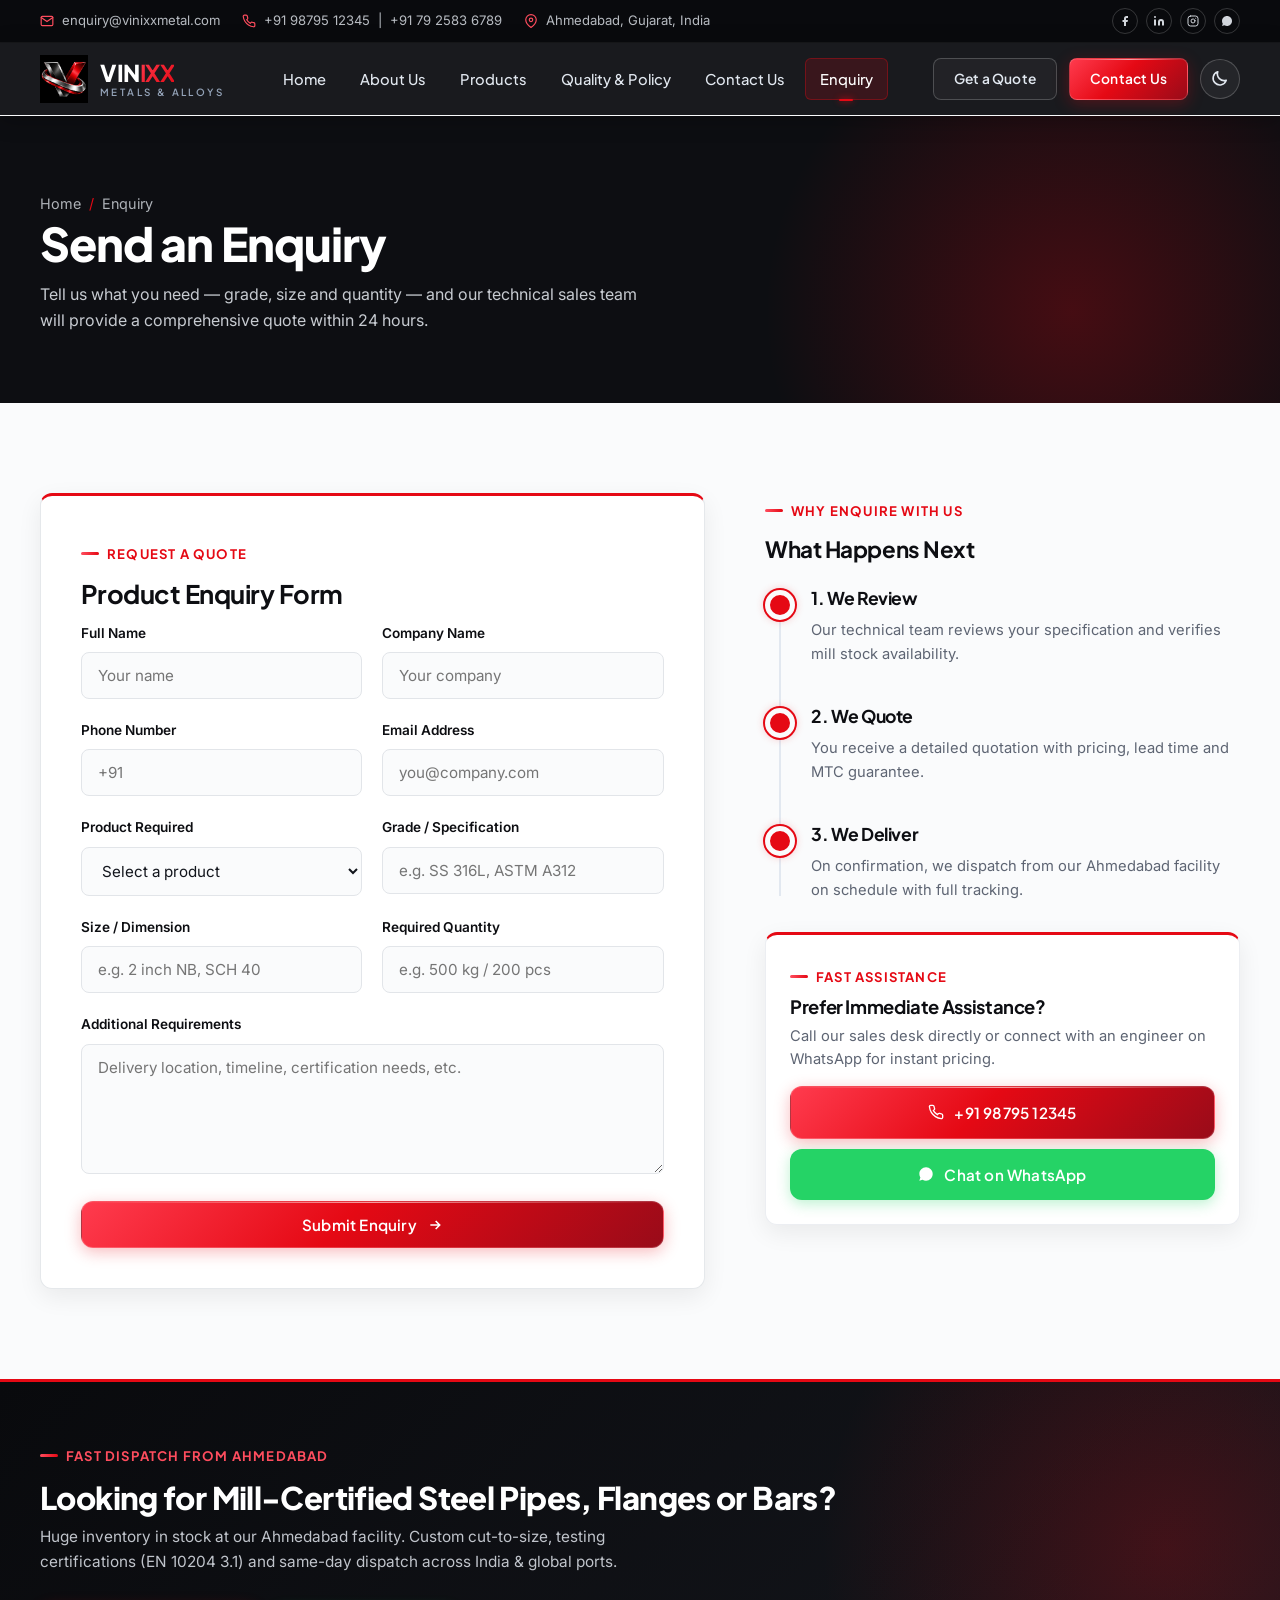
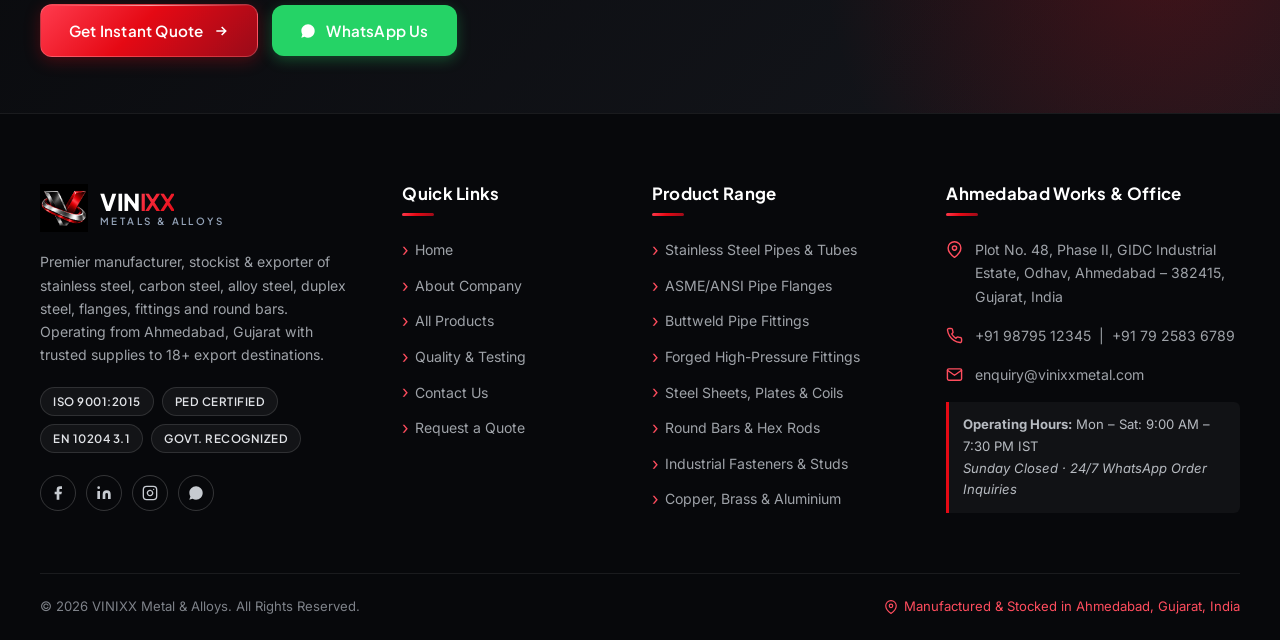
<file: enquiry.html>
<!DOCTYPE html>
<html lang="en">

<head>
  <meta charset="UTF-8">
  <meta name="viewport" content="width=device-width, initial-scale=1.0, viewport-fit=cover">
  <meta name="color-scheme" content="light dark">
  <meta name="theme-color" content="#0D0E12">
  <title>Enquiry | VINIXX Metal &amp; Alloys</title>
  <meta name="description"
    content="VINIXX Metal &amp; Alloys — manufacturer, stockist and exporter of stainless steel, carbon steel, alloy steel pipes, tubes, flanges, fittings and round bars.">
  <link rel="icon" href="images/logo.png" type="image/png">
  <link rel="preconnect" href="https://fonts.googleapis.com">
  <link rel="preconnect" href="https://fonts.gstatic.com" crossorigin>
  <link
    href="https://fonts.googleapis.com/css2?family=Plus+Jakarta+Sans:wght@400;500;600;700;800&family=Inter:wght@400;500;600;700&display=swap"
    rel="stylesheet">
  <script>
    /* Apply saved / system theme before first paint (prevents a flash) */
    (function () {
      var t = null;
      try { t = localStorage.getItem('vinixx-theme'); } catch (e) { }
      if (t !== 'light' && t !== 'dark') {
        t = (window.matchMedia && matchMedia('(prefers-color-scheme: dark)').matches) ? 'dark' : 'light';
      }
      document.documentElement.setAttribute('data-theme', t);
    })();
  </script>
  <link rel="stylesheet" href="css/style.css">

</head>

<body>

  <div class="topbar">
    <div class="container">
      <div class="tb-links">
        <a href="mailto:enquiry@vinixxmetal.com" aria-label="Email us">
          <svg viewBox="0 0 24 24" fill="none" stroke="currentColor" stroke-width="2" stroke-linecap="round"
            stroke-linejoin="round">
            <path d="M4 4h16c1.1 0 2 .9 2 2v12c0 1.1-.9 2-2 2H4c-1.1 0-2-.9-2-2V6c0-1.1.9-2 2-2z" />
            <polyline points="22,6 12,13 2,6" />
          </svg>
          <span>enquiry@vinixxmetal.com</span>
        </a>
        <a href="tel:+919879512345" aria-label="Call us">
          <svg viewBox="0 0 24 24" fill="none" stroke="currentColor" stroke-width="2" stroke-linecap="round"
            stroke-linejoin="round">
            <path
              d="M22 16.92v3a2 2 0 0 1-2.18 2 19.79 19.79 0 0 1-8.63-3.07 19.5 19.5 0 0 1-6-6 19.79 19.79 0 0 1-3.07-8.67A2 2 0 0 1 4.11 2h3a2 2 0 0 1 2 1.72 12.84 12.84 0 0 0 .7 2.81 2 2 0 0 1-.45 2.11L8.09 9.91a16 16 0 0 0 6 6l1.27-1.27a2 2 0 0 1 2.11-.45 12.84 12.84 0 0 0 2.81.7A2 2 0 0 1 22 16.92z" />
          </svg>
          <span>+91 98795 12345 &nbsp;|&nbsp; +91 79 2583 6789</span>
        </a>
        <span>
          <svg viewBox="0 0 24 24" fill="none" stroke="currentColor" stroke-width="2" stroke-linecap="round"
            stroke-linejoin="round">
            <path d="M21 10c0 7-9 13-9 13s-9-6-9-13a9 9 0 0 1 18 0z" />
            <circle cx="12" cy="10" r="3" />
          </svg>
          <span>Ahmedabad, Gujarat, India</span>
        </span>
      </div>
      <div class="tb-social">
        <a href="#" aria-label="Facebook"><svg viewBox="0 0 24 24" fill="currentColor">
            <path d="M18 2h-3a5 5 0 0 0-5 5v3H7v4h3v8h4v-8h3l1-4h-4V7a1 1 0 0 1 1-1h3z" />
          </svg></a>
        <a href="#" aria-label="LinkedIn"><svg viewBox="0 0 24 24" fill="currentColor">
            <path d="M16 8a6 6 0 0 1 6 6v7h-4v-7a2 2 0 0 0-2-2 2 2 0 0 0-2 2v7h-4v-7a6 6 0 0 1 6-6zM2 9h4v12H2z" />
            <circle cx="4" cy="4" r="2" />
          </svg></a>
        <a href="#" aria-label="Instagram"><svg viewBox="0 0 24 24" fill="none" stroke="currentColor" stroke-width="2"
            stroke-linecap="round" stroke-linejoin="round">
            <rect x="2" y="2" width="20" height="20" rx="5" ry="5" />
            <path d="M16 11.37A4 4 0 1 1 12.63 8 4 4 0 0 1 16 11.37z" />
            <line x1="17.5" y1="6.5" x2="17.51" y2="6.5" />
          </svg></a>
        <a href="https://wa.me/919879512345" aria-label="WhatsApp"><svg viewBox="0 0 24 24" fill="currentColor">
            <path
              d="M17.472 14.382c-.301-.15-1.78-.878-2.056-.979-.275-.1-.475-.15-.675.15-.199.3-.775.979-.95 1.179-.175.2-.35.225-.651.075-.3-.15-1.267-.467-2.414-1.489-.893-.796-1.496-1.78-1.672-2.08-.175-.3-.019-.462.131-.611.136-.134.301-.35.451-.525.15-.175.2-.3.3-.5.1-.2.05-.375-.025-.525-.075-.15-.675-1.628-.925-2.228-.243-.584-.49-.505-.675-.514-.175-.009-.375-.01-.575-.01-.2 0-.525.075-.8.375-.275.3-1.05 1.026-1.05 2.502s1.075 2.903 1.225 3.103c.15.2 2.115 3.23 5.124 4.529.716.309 1.275.494 1.71.633.719.229 1.374.197 1.892.12.577-.087 1.78-.727 2.03-1.428.25-.701.25-1.303.175-1.428-.075-.125-.275-.2-.575-.35zM12.04 2C6.51 2 2.03 6.47 2.03 12c0 1.95.56 3.77 1.54 5.31L2 22l4.83-1.53A9.94 9.94 0 0 0 12.04 22c5.53 0 10.01-4.47 10.01-10s-4.48-10-10.01-10z" />
          </svg></a>
      </div>
    </div>
  </div>

  <header class="site-header">
    <div class="container nav-wrap">
      <a href="index.html" class="brand">
        <img src="images/logo.png" alt="VINIXX logo">
        <span class="brand-text">
          <span class="name">VIN<b>IXX</b></span>
          <span class="tag">METALS &amp; ALLOYS</span>
        </span>
      </a>
      <nav class="main-nav" id="site-nav" aria-label="Main navigation">
        <ul>
          <li><a href="index.html">Home</a></li>
          <li><a href="about.html">About Us</a></li>
          <li><a href="products.html">Products</a></li>
          <li><a href="quality-policy.html">Quality &amp; Policy</a></li>
          <li><a href="contact.html">Contact Us</a></li>
          <li><a href="enquiry.html" class="active">Enquiry</a></li>
        </ul>
        <div class="drawer-actions">
          <a href="enquiry.html" class="btn block">Get a Quote</a>
          <a href="https://wa.me/919879512345" target="_blank" rel="noopener" class="btn whatsapp-btn block">WhatsApp
            Us</a>
        </div>
      </nav>
      <div class="nav-cta">
        <a href="enquiry.html" class="btn ghost ghost-desktop">Get a Quote</a>
        <a href="contact.html" class="btn nav-contact-btn">Contact Us</a>
        <button class="theme-toggle" type="button" aria-label="Switch to dark mode" aria-pressed="false"
          title="Switch theme">
          <svg class="ic-sun" viewBox="0 0 24 24" fill="none" stroke="currentColor" stroke-width="2"
            stroke-linecap="round" stroke-linejoin="round" aria-hidden="true">
            <circle cx="12" cy="12" r="4.2" />
            <path
              d="M12 2.5v2.2M12 19.3v2.2M4.6 4.6l1.6 1.6M17.8 17.8l1.6 1.6M2.5 12h2.2M19.3 12h2.2M4.6 19.4l1.6-1.6M17.8 6.2l1.6-1.6" />
          </svg>
          <svg class="ic-moon" viewBox="0 0 24 24" fill="none" stroke="currentColor" stroke-width="2"
            stroke-linecap="round" stroke-linejoin="round" aria-hidden="true">
            <path d="M20.5 14.2A8.5 8.5 0 0 1 9.8 3.5a8.5 8.5 0 1 0 10.7 10.7z" />
          </svg>
        </button>
        <button class="burger" type="button" aria-label="Open menu" aria-expanded="false"
          aria-controls="site-nav"><span></span></button>
      </div>
    </div>
  </header>


  <section class="page-hero">
    <div class="container">
      <div class="breadcrumb"><a href="index.html">Home</a><span class="sep">/</span><span>Enquiry</span></div>
      <h1>Send an Enquiry</h1>
      <p style="max-width:600px;color:#C7CBD1;">Tell us what you need — grade, size and quantity — and our technical
        sales team will provide a comprehensive quote within 24 hours.</p>
    </div>
  </section>

  <section class="section-pad">
    <div class="container">
      <div class="about-grid top form-split reveal">
        <div class="form-card">
          <span class="eyebrow">Request a Quote</span>
          <h2 style="font-size:1.6rem;">Product Enquiry Form</h2>
          <form data-demo-form>
            <div class="form-row">
              <div class="field"><label>Full Name</label><input type="text" required placeholder="Your name"></div>
              <div class="field"><label>Company Name</label><input type="text" placeholder="Your company"></div>
            </div>
            <div class="form-row">
              <div class="field"><label>Phone Number</label><input type="tel" required placeholder="+91"></div>
              <div class="field"><label>Email Address</label><input type="email" required placeholder="you@company.com">
              </div>
            </div>
            <div class="form-row">
              <div class="field"><label>Product Required</label>
                <select required>
                  <option value="">Select a product</option>
                  <option>Pipes &amp; Tubes</option>
                  <option>Flanges</option>
                  <option>Pipe Fittings</option>
                  <option>Forged Fittings</option>
                  <option>Sheets &amp; Plates</option>
                  <option>Round Bars &amp; Rods</option>
                  <option>Fasteners</option>
                  <option>Copper &amp; Brass</option>
                  <option>Aluminium</option>
                </select>
              </div>
              <div class="field"><label>Grade / Specification</label><input type="text"
                  placeholder="e.g. SS 316L, ASTM A312"></div>
            </div>
            <div class="form-row">
              <div class="field"><label>Size / Dimension</label><input type="text" placeholder="e.g. 2 inch NB, SCH 40">
              </div>
              <div class="field"><label>Required Quantity</label><input type="text" placeholder="e.g. 500 kg / 200 pcs">
              </div>
            </div>
            <div class="field"><label>Additional Requirements</label><textarea
                placeholder="Delivery location, timeline, certification needs, etc."></textarea></div>
            <button type="submit" class="btn block">Submit Enquiry
              <svg viewBox="0 0 24 24" fill="none" stroke="currentColor" stroke-width="2.4">
                <path d="M5 12h14M13 6l6 6-6 6" />
              </svg>
            </button>
            <div class="form-msg"></div>
          </form>
        </div>
        <div>
          <span class="eyebrow">Why Enquire With Us</span>
          <h2 style="font-size:1.4rem;">What Happens Next</h2>
          <div class="timeline spaced">
            <div class="t-step">
              <h3>1. We Review</h3>
              <p>Our technical team reviews your specification and verifies mill stock availability.</p>
            </div>
            <div class="t-step">
              <h3>2. We Quote</h3>
              <p>You receive a detailed quotation with pricing, lead time and MTC guarantee.</p>
            </div>
            <div class="t-step">
              <h3>3. We Deliver</h3>
              <p>On confirmation, we dispatch from our Ahmedabad facility on schedule with full tracking.</p>
            </div>
          </div>
          <div class="help-card">
            <span class="eyebrow tight">Fast Assistance</span>
            <h4>Prefer Immediate Assistance?</h4>
            <p>Call our sales desk directly or connect with an engineer on WhatsApp for instant pricing.</p>
            <div class="help-actions">
              <a href="tel:+919879512345" class="btn block">
                <svg viewBox="0 0 24 24" fill="none" stroke="currentColor" stroke-width="2"
                  style="width:16px;height:16px;">
                  <path
                    d="M22 16.92v3a2 2 0 0 1-2.18 2 19.79 19.79 0 0 1-8.63-3.07 19.5 19.5 0 0 1-6-6 19.79 19.79 0 0 1-3.07-8.67A2 2 0 0 1 4.11 2h3a2 2 0 0 1 2 1.72 12.84 12.84 0 0 0 .7 2.81 2 2 0 0 1-.45 2.11L8.09 9.91a16 16 0 0 0 6 6l1.27-1.27a2 2 0 0 1 2.11-.45 12.84 12.84 0 0 0 2.81.7A2 2 0 0 1 22 16.92z" />
                </svg>
                +91 98795 12345
              </a>
              <a href="https://wa.me/919879512345" target="_blank" rel="noopener" class="btn whatsapp-btn block">
                <svg viewBox="0 0 24 24" fill="currentColor" style="width:16px;height:16px;">
                  <path
                    d="M17.472 14.382c-.301-.15-1.78-.878-2.056-.979-.275-.1-.475-.15-.675.15-.199.3-.775.979-.95 1.179-.175.2-.35.225-.651.075-.3-.15-1.267-.467-2.414-1.489-.893-.796-1.496-1.78-1.672-2.08-.175-.3-.019-.462.131-.611.136-.134.301-.35.451-.525.15-.175.2-.3.3-.5.1-.2.05-.375-.025-.525-.075-.15-.675-1.628-.925-2.228-.243-.584-.49-.505-.675-.514-.175-.009-.375-.01-.575-.01-.2 0-.525.075-.8.375-.275.3-1.05 1.026-1.05 2.502s1.075 2.903 1.225 3.103c.15.2 2.115 3.23 5.124 4.529.716.309 1.275.494 1.71.633.719.229 1.374.197 1.892.12.577-.087 1.78-.727 2.03-1.428.25-.701.25-1.303.175-1.428-.075-.125-.275-.2-.575-.35zM12.04 2C6.51 2 2.03 6.47 2.03 12c0 1.95.56 3.77 1.54 5.31L2 22l4.83-1.53A9.94 9.94 0 0 0 12.04 22c5.53 0 10.01-4.47 10.01-10s-4.48-10-10.01-10z" />
                </svg>
                Chat on WhatsApp
              </a>
            </div>
          </div>
        </div>
      </div>
    </div>
  </section>

  <section class="pre-footer">
    <div class="container">
      <div class="pre-footer-content">
        <span class="eyebrow" style="color:var(--clr-red-coral);">Fast Dispatch from Ahmedabad</span>
        <h3>Looking for Mill-Certified Steel Pipes, Flanges or Bars?</h3>
        <p>Huge inventory in stock at our Ahmedabad facility. Custom cut-to-size, testing certifications (EN 10204 3.1)
          and same-day dispatch across India &amp; global ports.</p>
      </div>
      <div class="pre-footer-actions">
        <a href="enquiry.html" class="btn">Get Instant Quote
          <svg viewBox="0 0 24 24" fill="none" stroke="currentColor" stroke-width="2.4">
            <path d="M5 12h14M13 6l6 6-6 6" />
          </svg>
        </a>
        <a href="https://wa.me/919879512345" target="_blank" rel="noopener" class="btn whatsapp-btn">
          <svg viewBox="0 0 24 24" fill="currentColor" style="width:16px;height:16px;">
            <path
              d="M17.472 14.382c-.301-.15-1.78-.878-2.056-.979-.275-.1-.475-.15-.675.15-.199.3-.775.979-.95 1.179-.175.2-.35.225-.651.075-.3-.15-1.267-.467-2.414-1.489-.893-.796-1.496-1.78-1.672-2.08-.175-.3-.019-.462.131-.611.136-.134.301-.35.451-.525.15-.175.2-.3.3-.5.1-.2.05-.375-.025-.525-.075-.15-.675-1.628-.925-2.228-.243-.584-.49-.505-.675-.514-.175-.009-.375-.01-.575-.01-.2 0-.525.075-.8.375-.275.3-1.05 1.026-1.05 2.502s1.075 2.903 1.225 3.103c.15.2 2.115 3.23 5.124 4.529.716.309 1.275.494 1.71.633.719.229 1.374.197 1.892.12.577-.087 1.78-.727 2.03-1.428.25-.701.25-1.303.175-1.428-.075-.125-.275-.2-.575-.35zM12.04 2C6.51 2 2.03 6.47 2.03 12c0 1.95.56 3.77 1.54 5.31L2 22l4.83-1.53A9.94 9.94 0 0 0 12.04 22c5.53 0 10.01-4.47 10.01-10s-4.48-10-10.01-10z" />
          </svg>
          WhatsApp Us
        </a>
      </div>
    </div>
  </section>

  <footer class="site-footer">
    <div class="container">
      <div class="footer-grid">
        <div class="footer-brand">
          <a href="index.html" class="brand">
            <img src="images/logo.png" alt="VINIXX logo">
            <span class="brand-text">
              <span class="name">VIN<b>IXX</b></span>
              <span class="tag">METALS &amp; ALLOYS</span>
            </span>
          </a>
          <p>Premier manufacturer, stockist &amp; exporter of stainless steel, carbon steel, alloy steel, duplex steel,
            flanges, fittings and round bars. Operating from Ahmedabad, Gujarat with trusted supplies to 18+ export
            destinations.</p>
          <div class="footer-badges">
            <span>ISO 9001:2015</span>
            <span>PED CERTIFIED</span>
            <span>EN 10204 3.1</span>
            <span>GOVT. RECOGNIZED</span>
          </div>
          <div class="footer-social">
            <a href="#" aria-label="Facebook"><svg viewBox="0 0 24 24" fill="currentColor">
                <path d="M18 2h-3a5 5 0 0 0-5 5v3H7v4h3v8h4v-8h3l1-4h-4V7a1 1 0 0 1 1-1h3z" />
              </svg></a>
            <a href="#" aria-label="LinkedIn"><svg viewBox="0 0 24 24" fill="currentColor">
                <path d="M16 8a6 6 0 0 1 6 6v7h-4v-7a2 2 0 0 0-2-2 2 2 0 0 0-2 2v7h-4v-7a6 6 0 0 1 6-6zM2 9h4v12H2z" />
                <circle cx="4" cy="4" r="2" />
              </svg></a>
            <a href="#" aria-label="Instagram"><svg viewBox="0 0 24 24" fill="none" stroke="currentColor"
                stroke-width="2" stroke-linecap="round" stroke-linejoin="round">
                <rect x="2" y="2" width="20" height="20" rx="5" ry="5" />
                <path d="M16 11.37A4 4 0 1 1 12.63 8 4 4 0 0 1 16 11.37z" />
                <line x1="17.5" y1="6.5" x2="17.51" y2="6.5" />
              </svg></a>
            <a href="https://wa.me/919879512345" aria-label="WhatsApp"><svg viewBox="0 0 24 24" fill="currentColor">
                <path
                  d="M17.472 14.382c-.301-.15-1.78-.878-2.056-.979-.275-.1-.475-.15-.675.15-.199.3-.775.979-.95 1.179-.175.2-.35.225-.651.075-.3-.15-1.267-.467-2.414-1.489-.893-.796-1.496-1.78-1.672-2.08-.175-.3-.019-.462.131-.611.136-.134.301-.35.451-.525.15-.175.2-.3.3-.5.1-.2.05-.375-.025-.525-.075-.15-.675-1.628-.925-2.228-.243-.584-.49-.505-.675-.514-.175-.009-.375-.01-.575-.01-.2 0-.525.075-.8.375-.275.3-1.05 1.026-1.05 2.502s1.075 2.903 1.225 3.103c.15.2 2.115 3.23 5.124 4.529.716.309 1.275.494 1.71.633.719.229 1.374.197 1.892.12.577-.087 1.78-.727 2.03-1.428.25-.701.25-1.303.175-1.428-.075-.125-.275-.2-.575-.35zM12.04 2C6.51 2 2.03 6.47 2.03 12c0 1.95.56 3.77 1.54 5.31L2 22l4.83-1.53A9.94 9.94 0 0 0 12.04 22c5.53 0 10.01-4.47 10.01-10s-4.48-10-10.01-10z" />
              </svg></a>
          </div>
        </div>
        <div>
          <h4>Quick Links</h4>
          <ul class="footer-links">
            <li><a href="index.html">Home</a></li>
            <li><a href="about.html">About Company</a></li>
            <li><a href="products.html">All Products</a></li>
            <li><a href="quality-policy.html">Quality &amp; Testing</a></li>
            <li><a href="contact.html">Contact Us</a></li>
            <li><a href="enquiry.html">Request a Quote</a></li>
          </ul>
        </div>
        <div>
          <h4>Product Range</h4>
          <ul class="footer-links">
            <li><a href="product-detail.html">Stainless Steel Pipes &amp; Tubes</a></li>
            <li><a href="products.html">ASME/ANSI Pipe Flanges</a></li>
            <li><a href="products.html">Buttweld Pipe Fittings</a></li>
            <li><a href="products.html">Forged High-Pressure Fittings</a></li>
            <li><a href="products.html">Steel Sheets, Plates &amp; Coils</a></li>
            <li><a href="products.html">Round Bars &amp; Hex Rods</a></li>
            <li><a href="products.html">Industrial Fasteners &amp; Studs</a></li>
            <li><a href="products.html">Copper, Brass &amp; Aluminium</a></li>
          </ul>
        </div>
        <div>
          <h4>Ahmedabad Works &amp; Office</h4>
          <ul class="footer-contact">
            <li>
              <span class="ic"><svg viewBox="0 0 24 24" fill="none" stroke="currentColor" stroke-width="2"
                  stroke-linecap="round" stroke-linejoin="round">
                  <path d="M21 10c0 7-9 13-9 13s-9-6-9-13a9 9 0 0 1 18 0z" />
                  <circle cx="12" cy="10" r="3" />
                </svg></span>
              <span>Plot No. 48, Phase II, GIDC Industrial Estate, Odhav, Ahmedabad – 382415, Gujarat, India</span>
            </li>
            <li>
              <span class="ic"><svg viewBox="0 0 24 24" fill="none" stroke="currentColor" stroke-width="2"
                  stroke-linecap="round" stroke-linejoin="round">
                  <path
                    d="M22 16.92v3a2 2 0 0 1-2.18 2 19.79 19.79 0 0 1-8.63-3.07 19.5 19.5 0 0 1-6-6 19.79 19.79 0 0 1-3.07-8.67A2 2 0 0 1 4.11 2h3a2 2 0 0 1 2 1.72 12.84 12.84 0 0 0 .7 2.81 2 2 0 0 1-.45 2.11L8.09 9.91a16 16 0 0 0 6 6l1.27-1.27a2 2 0 0 1 2.11-.45 12.84 12.84 0 0 0 2.81.7A2 2 0 0 1 22 16.92z" />
                </svg></span>
              <span><a href="tel:+919879512345">+91 98795 12345</a> &nbsp;|&nbsp; <a href="tel:+917925836789">+91 79
                  2583 6789</a></span>
            </li>
            <li>
              <span class="ic"><svg viewBox="0 0 24 24" fill="none" stroke="currentColor" stroke-width="2"
                  stroke-linecap="round" stroke-linejoin="round">
                  <path d="M4 4h16c1.1 0 2 .9 2 2v12c0 1.1-.9 2-2 2H4c-1.1 0-2-.9-2-2V6c0-1.1.9-2 2-2z" />
                  <polyline points="22,6 12,13 2,6" />
                </svg></span>
              <span><a href="mailto:enquiry@vinixxmetal.com">enquiry@vinixxmetal.com</a></span>
            </li>
          </ul>
          <div class="footer-hours">
            <strong>Operating Hours:</strong> Mon – Sat: 9:00 AM – 7:30 PM IST<br>
            <em>Sunday Closed · 24/7 WhatsApp Order Inquiries</em>
          </div>
        </div>
      </div>
      <div class="footer-bottom">
        <span>&copy; 2026 VINIXX Metal &amp; Alloys. All Rights Reserved.</span>
        <span class="city-badge">
          <svg viewBox="0 0 24 24" fill="none" stroke="currentColor" stroke-width="2" stroke-linecap="round"
            stroke-linejoin="round">
            <path d="M21 10c0 7-9 13-9 13s-9-6-9-13a9 9 0 0 1 18 0z" />
            <circle cx="12" cy="10" r="3" />
          </svg>
          Manufactured &amp; Stocked in Ahmedabad, Gujarat, India
        </span>
      </div>
    </div>
  </footer>

  <button class="back-top" aria-label="Back to top"><svg viewBox="0 0 24 24" fill="none" stroke="currentColor"
      stroke-width="2.4">
      <path d="M12 19V5M5 12l7-7 7 7" />
    </svg></button>

  <div class="mobile-action-bar" aria-label="Mobile quick contact">
    <a href="tel:+919879512345" class="mob-act-btn mob-call">
      <svg viewBox="0 0 24 24" fill="none" stroke="currentColor" stroke-width="2.2">
        <path
          d="M22 16.92v3a2 2 0 0 1-2.18 2 19.79 19.79 0 0 1-8.63-3.07 19.5 19.5 0 0 1-6-6 19.79 19.79 0 0 1-3.07-8.67A2 2 0 0 1 4.11 2h3a2 2 0 0 1 2 1.72 12.84 12.84 0 0 0 .7 2.81 2 2 0 0 1-.45 2.11L8.09 9.91a16 16 0 0 0 6 6l1.27-1.27a2 2 0 0 1 2.11-.45 12.84 12.84 0 0 0 2.81.7A2 2 0 0 1 22 16.92z" />
      </svg>
      <span>Call Sales</span>
    </a>
    <a href="https://wa.me/919879512345" target="_blank" rel="noopener" class="mob-act-btn mob-wa">
      <svg viewBox="0 0 24 24" fill="currentColor">
        <path
          d="M17.472 14.382c-.301-.15-1.78-.878-2.056-.979-.275-.1-.475-.15-.675.15-.199.3-.775.979-.95 1.179-.175.2-.35.225-.651.075-.3-.15-1.267-.467-2.414-1.489-.893-.796-1.496-1.78-1.672-2.08-.175-.3-.019-.462.131-.611.136-.134.301-.35.451-.525.15-.175.2-.3.3-.5.1-.2.05-.375-.025-.525-.075-.15-.675-1.628-.925-2.228-.243-.584-.49-.505-.675-.514-.175-.009-.375-.01-.575-.01-.2 0-.525.075-.8.375-.275.3-1.05 1.026-1.05 2.502s1.075 2.903 1.225 3.103c.15.2 2.115 3.23 5.124 4.529.716.309 1.275.494 1.71.633.719.229 1.374.197 1.892.12.577-.087 1.78-.727 2.03-1.428.25-.701.25-1.303.175-1.428-.075-.125-.275-.2-.575-.35zM12.04 2C6.51 2 2.03 6.47 2.03 12c0 1.95.56 3.77 1.54 5.31L2 22l4.83-1.53A9.94 9.94 0 0 0 12.04 22c5.53 0 10.01-4.47 10.01-10s-4.48-10-10.01-10z" />
      </svg>
      <span>WhatsApp RFQ</span>
    </a>
  </div>

  <script src="js/script.js"></script>
</body>

</html>
</file>
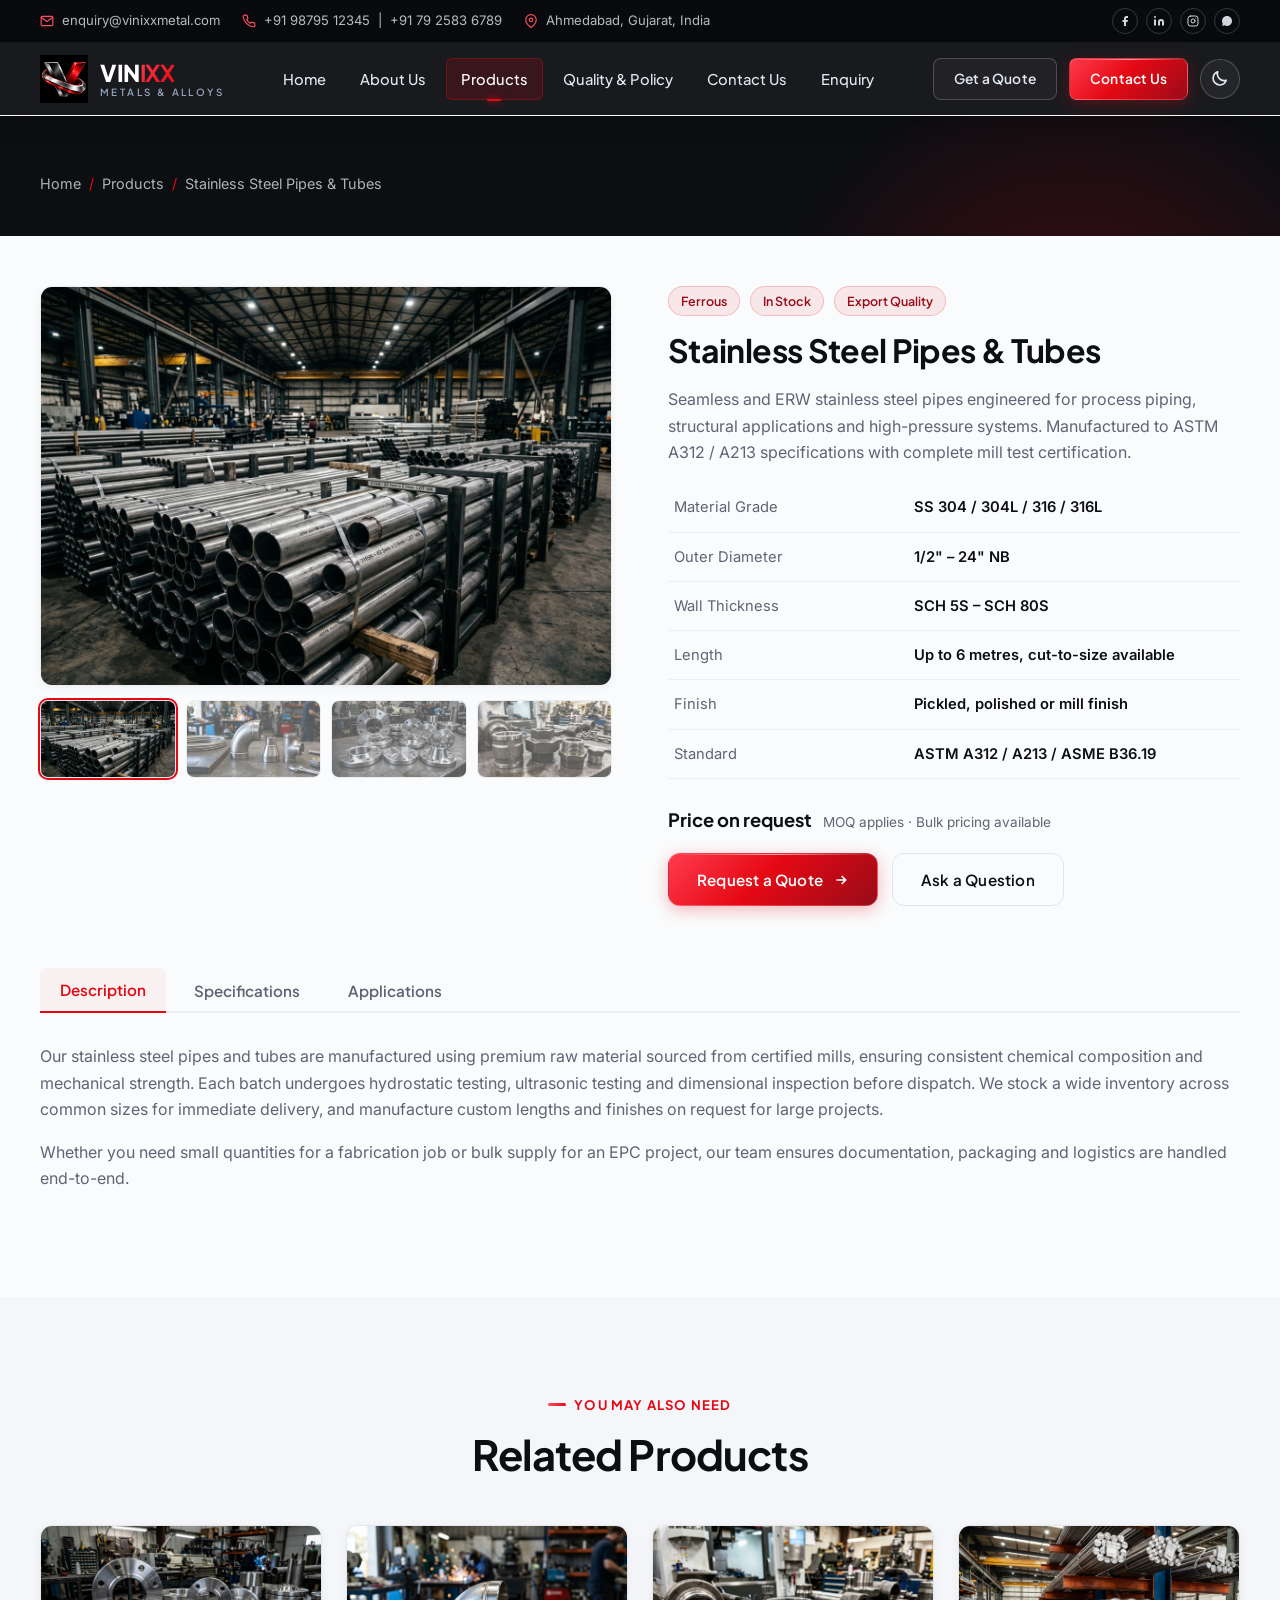
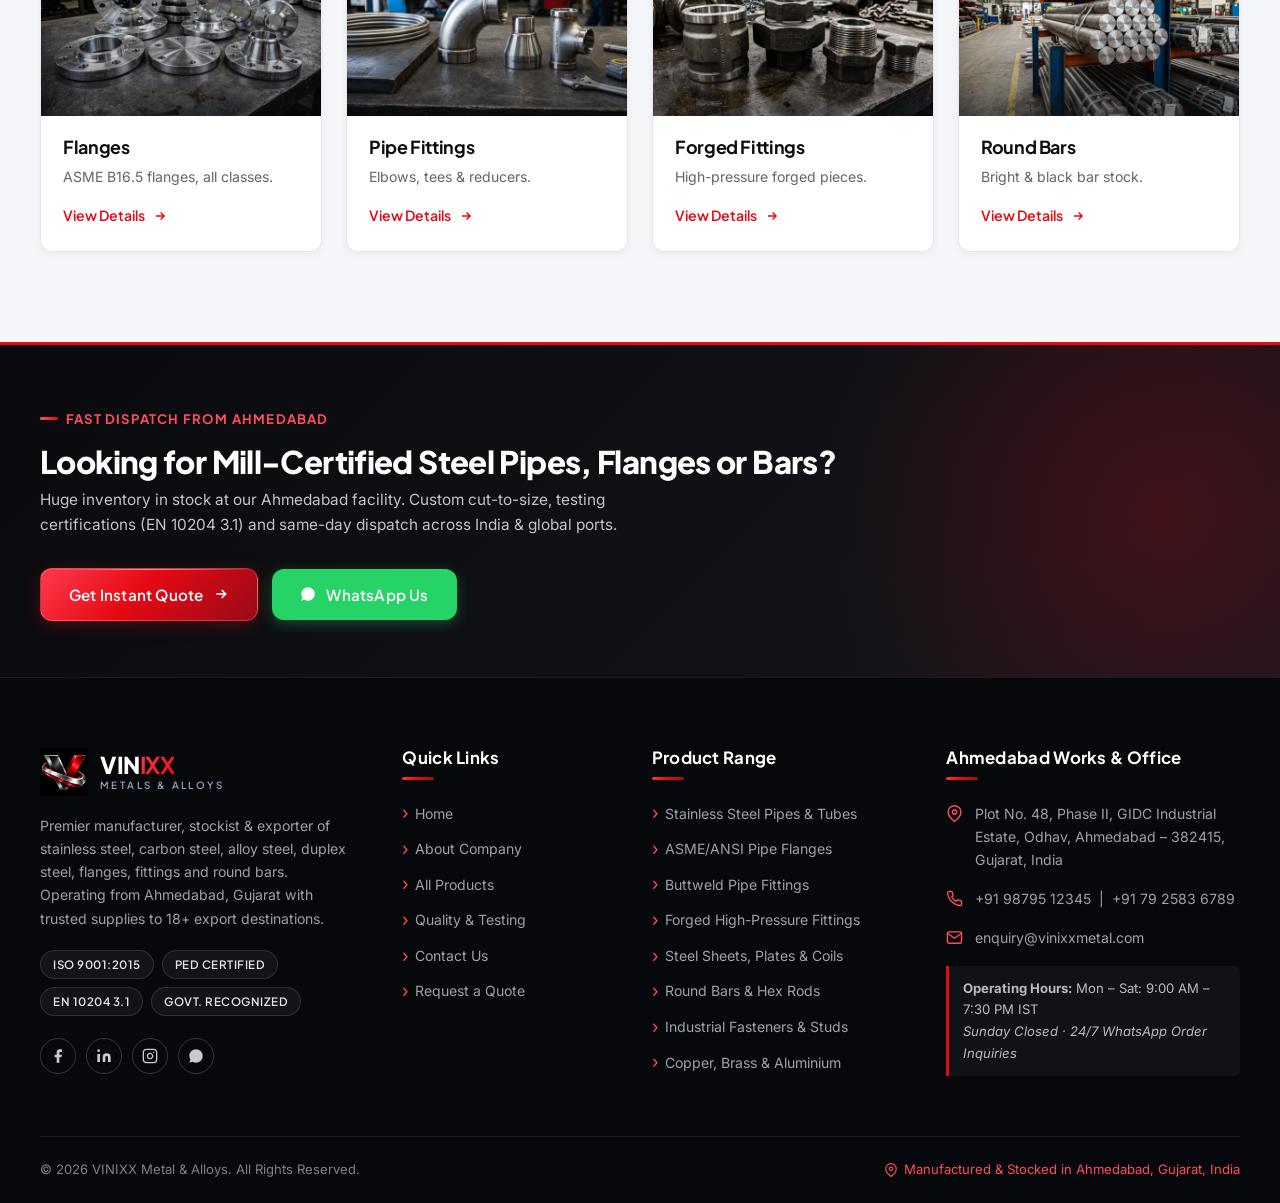
<file: product-detail.html>
<!DOCTYPE html>
<html lang="en">

<head>
  <meta charset="UTF-8">
  <meta name="viewport" content="width=device-width, initial-scale=1.0, viewport-fit=cover">
  <meta name="color-scheme" content="light dark">
  <meta name="theme-color" content="#0D0E12">
  <title>Product Detail — SS Pipes &amp; Tubes | VINIXX Metal &amp; Alloys</title>
  <meta name="description"
    content="VINIXX Metal &amp; Alloys — manufacturer, stockist and exporter of stainless steel, carbon steel, alloy steel pipes, tubes, flanges, fittings and round bars.">
  <link rel="icon" href="images/logo.png" type="image/png">
  <link rel="preconnect" href="https://fonts.googleapis.com">
  <link rel="preconnect" href="https://fonts.gstatic.com" crossorigin>
  <link
    href="https://fonts.googleapis.com/css2?family=Plus+Jakarta+Sans:wght@400;500;600;700;800&family=Inter:wght@400;500;600;700&display=swap"
    rel="stylesheet">
  <script>
    /* Apply saved / system theme before first paint (prevents a flash) */
    (function () {
      var t = null;
      try { t = localStorage.getItem('vinixx-theme'); } catch (e) {}
      if (t !== 'light' && t !== 'dark') {
        t = (window.matchMedia && matchMedia('(prefers-color-scheme: dark)').matches) ? 'dark' : 'light';
      }
      document.documentElement.setAttribute('data-theme', t);
    })();
  </script>
  <link rel="stylesheet" href="css/style.css">

</head>

<body>

  <div class="topbar">
    <div class="container">
      <div class="tb-links">
        <a href="mailto:enquiry@vinixxmetal.com" aria-label="Email us">
          <svg viewBox="0 0 24 24" fill="none" stroke="currentColor" stroke-width="2" stroke-linecap="round"
            stroke-linejoin="round">
            <path d="M4 4h16c1.1 0 2 .9 2 2v12c0 1.1-.9 2-2 2H4c-1.1 0-2-.9-2-2V6c0-1.1.9-2 2-2z" />
            <polyline points="22,6 12,13 2,6" />
          </svg>
          <span>enquiry@vinixxmetal.com</span>
        </a>
        <a href="tel:+919879512345" aria-label="Call us">
          <svg viewBox="0 0 24 24" fill="none" stroke="currentColor" stroke-width="2" stroke-linecap="round"
            stroke-linejoin="round">
            <path
              d="M22 16.92v3a2 2 0 0 1-2.18 2 19.79 19.79 0 0 1-8.63-3.07 19.5 19.5 0 0 1-6-6 19.79 19.79 0 0 1-3.07-8.67A2 2 0 0 1 4.11 2h3a2 2 0 0 1 2 1.72 12.84 12.84 0 0 0 .7 2.81 2 2 0 0 1-.45 2.11L8.09 9.91a16 16 0 0 0 6 6l1.27-1.27a2 2 0 0 1 2.11-.45 12.84 12.84 0 0 0 2.81.7A2 2 0 0 1 22 16.92z" />
          </svg>
          <span>+91 98795 12345 &nbsp;|&nbsp; +91 79 2583 6789</span>
        </a>
        <span>
          <svg viewBox="0 0 24 24" fill="none" stroke="currentColor" stroke-width="2" stroke-linecap="round"
            stroke-linejoin="round">
            <path d="M21 10c0 7-9 13-9 13s-9-6-9-13a9 9 0 0 1 18 0z" />
            <circle cx="12" cy="10" r="3" />
          </svg>
          <span>Ahmedabad, Gujarat, India</span>
        </span>
      </div>
      <div class="tb-social">
        <a href="#" aria-label="Facebook"><svg viewBox="0 0 24 24" fill="currentColor">
            <path d="M18 2h-3a5 5 0 0 0-5 5v3H7v4h3v8h4v-8h3l1-4h-4V7a1 1 0 0 1 1-1h3z" />
          </svg></a>
        <a href="#" aria-label="LinkedIn"><svg viewBox="0 0 24 24" fill="currentColor">
            <path d="M16 8a6 6 0 0 1 6 6v7h-4v-7a2 2 0 0 0-2-2 2 2 0 0 0-2 2v7h-4v-7a6 6 0 0 1 6-6zM2 9h4v12H2z" />
            <circle cx="4" cy="4" r="2" />
          </svg></a>
        <a href="#" aria-label="Instagram"><svg viewBox="0 0 24 24" fill="none" stroke="currentColor" stroke-width="2"
            stroke-linecap="round" stroke-linejoin="round">
            <rect x="2" y="2" width="20" height="20" rx="5" ry="5" />
            <path d="M16 11.37A4 4 0 1 1 12.63 8 4 4 0 0 1 16 11.37z" />
            <line x1="17.5" y1="6.5" x2="17.51" y2="6.5" />
          </svg></a>
        <a href="https://wa.me/919879512345" aria-label="WhatsApp"><svg viewBox="0 0 24 24" fill="currentColor">
            <path
              d="M17.472 14.382c-.301-.15-1.78-.878-2.056-.979-.275-.1-.475-.15-.675.15-.199.3-.775.979-.95 1.179-.175.2-.35.225-.651.075-.3-.15-1.267-.467-2.414-1.489-.893-.796-1.496-1.78-1.672-2.08-.175-.3-.019-.462.131-.611.136-.134.301-.35.451-.525.15-.175.2-.3.3-.5.1-.2.05-.375-.025-.525-.075-.15-.675-1.628-.925-2.228-.243-.584-.49-.505-.675-.514-.175-.009-.375-.01-.575-.01-.2 0-.525.075-.8.375-.275.3-1.05 1.026-1.05 2.502s1.075 2.903 1.225 3.103c.15.2 2.115 3.23 5.124 4.529.716.309 1.275.494 1.71.633.719.229 1.374.197 1.892.12.577-.087 1.78-.727 2.03-1.428.25-.701.25-1.303.175-1.428-.075-.125-.275-.2-.575-.35zM12.04 2C6.51 2 2.03 6.47 2.03 12c0 1.95.56 3.77 1.54 5.31L2 22l4.83-1.53A9.94 9.94 0 0 0 12.04 22c5.53 0 10.01-4.47 10.01-10s-4.48-10-10.01-10z" />
          </svg></a>
      </div>
    </div>
  </div>

  <header class="site-header">
    <div class="container nav-wrap">
      <a href="index.html" class="brand">
        <img src="images/logo.png" alt="VINIXX logo">
        <span class="brand-text">
          <span class="name">VIN<b>IXX</b></span>
          <span class="tag">METALS &amp; ALLOYS</span>
        </span>
      </a>
      <nav class="main-nav" id="site-nav" aria-label="Main navigation">
        <ul>
          <li><a href="index.html">Home</a></li>
          <li><a href="about.html">About Us</a></li>
          <li><a href="products.html" class="active">Products</a></li>
          <li><a href="quality-policy.html">Quality &amp; Policy</a></li>
          <li><a href="contact.html">Contact Us</a></li>
          <li><a href="enquiry.html">Enquiry</a></li>
        </ul>
        <div class="drawer-actions">
          <a href="enquiry.html" class="btn block">Get a Quote</a>
          <a href="https://wa.me/919879512345" target="_blank" rel="noopener" class="btn whatsapp-btn block">WhatsApp
            Us</a>
        </div>
      </nav>
      <div class="nav-cta">
        <a href="enquiry.html" class="btn ghost ghost-desktop">Get a Quote</a>
        <a href="contact.html" class="btn nav-contact-btn">Contact Us</a>
        <button class="theme-toggle" type="button" aria-label="Switch to dark mode" aria-pressed="false"
          title="Switch theme">
          <svg class="ic-sun" viewBox="0 0 24 24" fill="none" stroke="currentColor" stroke-width="2"
            stroke-linecap="round" stroke-linejoin="round" aria-hidden="true">
            <circle cx="12" cy="12" r="4.2" />
            <path
              d="M12 2.5v2.2M12 19.3v2.2M4.6 4.6l1.6 1.6M17.8 17.8l1.6 1.6M2.5 12h2.2M19.3 12h2.2M4.6 19.4l1.6-1.6M17.8 6.2l1.6-1.6" />
          </svg>
          <svg class="ic-moon" viewBox="0 0 24 24" fill="none" stroke="currentColor" stroke-width="2"
            stroke-linecap="round" stroke-linejoin="round" aria-hidden="true">
            <path d="M20.5 14.2A8.5 8.5 0 0 1 9.8 3.5a8.5 8.5 0 1 0 10.7 10.7z" />
          </svg>
        </button>
        <button class="burger" type="button" aria-label="Open menu" aria-expanded="false"
          aria-controls="site-nav"><span></span></button>
      </div>
    </div>
  </header>


  <section class="page-hero compact">
    <div class="container">
      <div class="breadcrumb"><a href="index.html">Home</a><span class="sep">/</span><a
          href="products.html">Products</a><span class="sep">/</span><span>Stainless Steel Pipes &amp; Tubes</span>
      </div>
    </div>
  </section>

  <section class="section-pad pt-tight">
    <div class="container">
      <div class="pd-grid reveal">
        <div class="pd-gallery">
          <div class="main"><img src="images/prod-pipes.jpg" alt="Stainless Steel Pipes"></div>
          <div class="pd-thumbs">
            <img src="images/prod-pipes.jpg" class="active" alt="thumb 1">
            <img src="images/prod-fittings.jpg" alt="thumb 2">
            <img src="images/prod-flanges.jpg" alt="thumb 3">
            <img src="images/prod-forged.jpg" alt="thumb 4">
          </div>
        </div>
        <div class="pd-info">
          <div class="badge-row"><span>Ferrous</span><span>In Stock</span><span>Export Quality</span></div>
          <h1 class="pd-title">Stainless Steel Pipes &amp; Tubes</h1>
          <p>Seamless and ERW stainless steel pipes engineered for process piping, structural applications and
            high-pressure systems. Manufactured to ASTM A312 / A213 specifications with complete mill test
            certification.</p>
          <table class="spec-table">
            <tr>
              <td>Material Grade</td>
              <td>SS 304 / 304L / 316 / 316L</td>
            </tr>
            <tr>
              <td>Outer Diameter</td>
              <td>1/2" – 24" NB</td>
            </tr>
            <tr>
              <td>Wall Thickness</td>
              <td>SCH 5S – SCH 80S</td>
            </tr>
            <tr>
              <td>Length</td>
              <td>Up to 6 metres, cut-to-size available</td>
            </tr>
            <tr>
              <td>Finish</td>
              <td>Pickled, polished or mill finish</td>
            </tr>
            <tr>
              <td>Standard</td>
              <td>ASTM A312 / A213 / ASME B36.19</td>
            </tr>
          </table>
          <div class="pd-price">Price on request <span>MOQ applies · Bulk pricing available</span></div>
          <div class="pd-actions">
            <a href="enquiry.html" class="btn">Request a Quote
              <svg viewBox="0 0 24 24" fill="none" stroke="currentColor" stroke-width="2.4">
                <path d="M5 12h14M13 6l6 6-6 6" />
              </svg>
            </a>
            <a href="contact.html" class="btn ghost on-light">Ask a Question</a>
          </div>
        </div>
      </div>

      <div class="tabs reveal">
        <button class="tab-btn active" data-tab="tab-desc">Description</button>
        <button class="tab-btn" data-tab="tab-specs">Specifications</button>
        <button class="tab-btn" data-tab="tab-apps">Applications</button>
      </div>
      <div id="tab-desc" class="tab-panel active">
        <p>Our stainless steel pipes and tubes are manufactured using premium raw material sourced from certified mills,
          ensuring consistent chemical composition and mechanical strength. Each batch undergoes hydrostatic testing,
          ultrasonic testing and dimensional inspection before dispatch. We stock a wide inventory across common sizes
          for immediate delivery, and manufacture custom lengths and finishes on request for large projects.</p>
        <p>Whether you need small quantities for a fabrication job or bulk supply for an EPC project, our team ensures
          documentation, packaging and logistics are handled end-to-end.</p>
      </div>
      <div id="tab-specs" class="tab-panel">
        <ul>
          <li>Grades: SS 304, 304L, 316, 316L, 310, 321</li>
          <li>Standards: ASTM A312, A213, A358, ASME B36.19</li>
          <li>Size range: 1/2" to 24" NB</li>
          <li>Schedule: 5S, 10S, 40S, 80S</li>
          <li>Testing: Hydro test, UT, PMI, Eddy current</li>
          <li>Certification: Mill Test Certificate (EN 10204 3.1)</li>
        </ul>
      </div>
      <div id="tab-apps" class="tab-panel">
        <ul>
          <li>Oil &amp; gas process piping</li>
          <li>Chemical &amp; petrochemical plants</li>
          <li>Power generation &amp; boiler systems</li>
          <li>Food &amp; pharmaceutical processing</li>
          <li>Structural &amp; architectural applications</li>
          <li>Marine &amp; offshore installations</li>
        </ul>
      </div>
    </div>
  </section>

  <section class="section-pad bg-mist">
    <div class="container">
      <div class="section-head center reveal">
        <span class="eyebrow" style="justify-content:center;">You May Also Need</span>
        <h2>Related Products</h2>
      </div>
      <div class="related-grid reveal reveal-stagger">
        <div class="prod-card r-child">
          <div class="thumb"><img src="images/prod-flanges.jpg" alt="Flanges"></div>
          <div class="info">
            <h3>Flanges</h3>
            <p>ASME B16.5 flanges, all classes.</p><a href="product-detail.html">View Details<svg viewBox="0 0 24 24"
                fill="none" stroke="currentColor" stroke-width="2.4">
                <path d="M5 12h14M13 6l6 6-6 6" />
              </svg></a>
          </div>
        </div>
        <div class="prod-card r-child">
          <div class="thumb"><img src="images/prod-fittings.jpg" alt="Pipe Fittings"></div>
          <div class="info">
            <h3>Pipe Fittings</h3>
            <p>Elbows, tees &amp; reducers.</p><a href="product-detail.html">View Details<svg viewBox="0 0 24 24"
                fill="none" stroke="currentColor" stroke-width="2.4">
                <path d="M5 12h14M13 6l6 6-6 6" />
              </svg></a>
          </div>
        </div>
        <div class="prod-card r-child">
          <div class="thumb"><img src="images/prod-forged.jpg" alt="Forged Fittings"></div>
          <div class="info">
            <h3>Forged Fittings</h3>
            <p>High-pressure forged pieces.</p><a href="product-detail.html">View Details<svg viewBox="0 0 24 24"
                fill="none" stroke="currentColor" stroke-width="2.4">
                <path d="M5 12h14M13 6l6 6-6 6" />
              </svg></a>
          </div>
        </div>
        <div class="prod-card r-child">
          <div class="thumb"><img src="images/prod-rods.jpg" alt="Round Bars"></div>
          <div class="info">
            <h3>Round Bars</h3>
            <p>Bright &amp; black bar stock.</p><a href="product-detail.html">View Details<svg viewBox="0 0 24 24"
                fill="none" stroke="currentColor" stroke-width="2.4">
                <path d="M5 12h14M13 6l6 6-6 6" />
              </svg></a>
          </div>
        </div>
      </div>
    </div>
  </section>

  <section class="pre-footer">
    <div class="container">
      <div class="pre-footer-content">
        <span class="eyebrow" style="color:var(--clr-red-coral);">Fast Dispatch from Ahmedabad</span>
        <h3>Looking for Mill-Certified Steel Pipes, Flanges or Bars?</h3>
        <p>Huge inventory in stock at our Ahmedabad facility. Custom cut-to-size, testing certifications (EN 10204 3.1)
          and same-day dispatch across India &amp; global ports.</p>
      </div>
      <div class="pre-footer-actions">
        <a href="enquiry.html" class="btn">Get Instant Quote
          <svg viewBox="0 0 24 24" fill="none" stroke="currentColor" stroke-width="2.4">
            <path d="M5 12h14M13 6l6 6-6 6" />
          </svg>
        </a>
        <a href="https://wa.me/919879512345" target="_blank" rel="noopener" class="btn whatsapp-btn">
          <svg viewBox="0 0 24 24" fill="currentColor" style="width:16px;height:16px;">
            <path
              d="M17.472 14.382c-.301-.15-1.78-.878-2.056-.979-.275-.1-.475-.15-.675.15-.199.3-.775.979-.95 1.179-.175.2-.35.225-.651.075-.3-.15-1.267-.467-2.414-1.489-.893-.796-1.496-1.78-1.672-2.08-.175-.3-.019-.462.131-.611.136-.134.301-.35.451-.525.15-.175.2-.3.3-.5.1-.2.05-.375-.025-.525-.075-.15-.675-1.628-.925-2.228-.243-.584-.49-.505-.675-.514-.175-.009-.375-.01-.575-.01-.2 0-.525.075-.8.375-.275.3-1.05 1.026-1.05 2.502s1.075 2.903 1.225 3.103c.15.2 2.115 3.23 5.124 4.529.716.309 1.275.494 1.71.633.719.229 1.374.197 1.892.12.577-.087 1.78-.727 2.03-1.428.25-.701.25-1.303.175-1.428-.075-.125-.275-.2-.575-.35zM12.04 2C6.51 2 2.03 6.47 2.03 12c0 1.95.56 3.77 1.54 5.31L2 22l4.83-1.53A9.94 9.94 0 0 0 12.04 22c5.53 0 10.01-4.47 10.01-10s-4.48-10-10.01-10z" />
          </svg>
          WhatsApp Us
        </a>
      </div>
    </div>
  </section>

  <footer class="site-footer">
    <div class="container">
      <div class="footer-grid">
        <div class="footer-brand">
          <a href="index.html" class="brand">
            <img src="images/logo.png" alt="VINIXX logo">
            <span class="brand-text">
              <span class="name">VIN<b>IXX</b></span>
              <span class="tag">METALS &amp; ALLOYS</span>
            </span>
          </a>
          <p>Premier manufacturer, stockist &amp; exporter of stainless steel, carbon steel, alloy steel, duplex steel,
            flanges, fittings and round bars. Operating from Ahmedabad, Gujarat with trusted supplies to 18+ export
            destinations.</p>
          <div class="footer-badges">
            <span>ISO 9001:2015</span>
            <span>PED CERTIFIED</span>
            <span>EN 10204 3.1</span>
            <span>GOVT. RECOGNIZED</span>
          </div>
          <div class="footer-social">
            <a href="#" aria-label="Facebook"><svg viewBox="0 0 24 24" fill="currentColor">
                <path d="M18 2h-3a5 5 0 0 0-5 5v3H7v4h3v8h4v-8h3l1-4h-4V7a1 1 0 0 1 1-1h3z" />
              </svg></a>
            <a href="#" aria-label="LinkedIn"><svg viewBox="0 0 24 24" fill="currentColor">
                <path d="M16 8a6 6 0 0 1 6 6v7h-4v-7a2 2 0 0 0-2-2 2 2 0 0 0-2 2v7h-4v-7a6 6 0 0 1 6-6zM2 9h4v12H2z" />
                <circle cx="4" cy="4" r="2" />
              </svg></a>
            <a href="#" aria-label="Instagram"><svg viewBox="0 0 24 24" fill="none" stroke="currentColor"
                stroke-width="2" stroke-linecap="round" stroke-linejoin="round">
                <rect x="2" y="2" width="20" height="20" rx="5" ry="5" />
                <path d="M16 11.37A4 4 0 1 1 12.63 8 4 4 0 0 1 16 11.37z" />
                <line x1="17.5" y1="6.5" x2="17.51" y2="6.5" />
              </svg></a>
            <a href="https://wa.me/919879512345" aria-label="WhatsApp"><svg viewBox="0 0 24 24" fill="currentColor">
                <path
                  d="M17.472 14.382c-.301-.15-1.78-.878-2.056-.979-.275-.1-.475-.15-.675.15-.199.3-.775.979-.95 1.179-.175.2-.35.225-.651.075-.3-.15-1.267-.467-2.414-1.489-.893-.796-1.496-1.78-1.672-2.08-.175-.3-.019-.462.131-.611.136-.134.301-.35.451-.525.15-.175.2-.3.3-.5.1-.2.05-.375-.025-.525-.075-.15-.675-1.628-.925-2.228-.243-.584-.49-.505-.675-.514-.175-.009-.375-.01-.575-.01-.2 0-.525.075-.8.375-.275.3-1.05 1.026-1.05 2.502s1.075 2.903 1.225 3.103c.15.2 2.115 3.23 5.124 4.529.716.309 1.275.494 1.71.633.719.229 1.374.197 1.892.12.577-.087 1.78-.727 2.03-1.428.25-.701.25-1.303.175-1.428-.075-.125-.275-.2-.575-.35zM12.04 2C6.51 2 2.03 6.47 2.03 12c0 1.95.56 3.77 1.54 5.31L2 22l4.83-1.53A9.94 9.94 0 0 0 12.04 22c5.53 0 10.01-4.47 10.01-10s-4.48-10-10.01-10z" />
              </svg></a>
          </div>
        </div>
        <div>
          <h4>Quick Links</h4>
          <ul class="footer-links">
            <li><a href="index.html">Home</a></li>
            <li><a href="about.html">About Company</a></li>
            <li><a href="products.html">All Products</a></li>
            <li><a href="quality-policy.html">Quality &amp; Testing</a></li>
            <li><a href="contact.html">Contact Us</a></li>
            <li><a href="enquiry.html">Request a Quote</a></li>
          </ul>
        </div>
        <div>
          <h4>Product Range</h4>
          <ul class="footer-links">
            <li><a href="product-detail.html">Stainless Steel Pipes &amp; Tubes</a></li>
            <li><a href="products.html">ASME/ANSI Pipe Flanges</a></li>
            <li><a href="products.html">Buttweld Pipe Fittings</a></li>
            <li><a href="products.html">Forged High-Pressure Fittings</a></li>
            <li><a href="products.html">Steel Sheets, Plates &amp; Coils</a></li>
            <li><a href="products.html">Round Bars &amp; Hex Rods</a></li>
            <li><a href="products.html">Industrial Fasteners &amp; Studs</a></li>
            <li><a href="products.html">Copper, Brass &amp; Aluminium</a></li>
          </ul>
        </div>
        <div>
          <h4>Ahmedabad Works &amp; Office</h4>
          <ul class="footer-contact">
            <li>
              <span class="ic"><svg viewBox="0 0 24 24" fill="none" stroke="currentColor" stroke-width="2"
                  stroke-linecap="round" stroke-linejoin="round">
                  <path d="M21 10c0 7-9 13-9 13s-9-6-9-13a9 9 0 0 1 18 0z" />
                  <circle cx="12" cy="10" r="3" />
                </svg></span>
              <span>Plot No. 48, Phase II, GIDC Industrial Estate, Odhav, Ahmedabad – 382415, Gujarat, India</span>
            </li>
            <li>
              <span class="ic"><svg viewBox="0 0 24 24" fill="none" stroke="currentColor" stroke-width="2"
                  stroke-linecap="round" stroke-linejoin="round">
                  <path
                    d="M22 16.92v3a2 2 0 0 1-2.18 2 19.79 19.79 0 0 1-8.63-3.07 19.5 19.5 0 0 1-6-6 19.79 19.79 0 0 1-3.07-8.67A2 2 0 0 1 4.11 2h3a2 2 0 0 1 2 1.72 12.84 12.84 0 0 0 .7 2.81 2 2 0 0 1-.45 2.11L8.09 9.91a16 16 0 0 0 6 6l1.27-1.27a2 2 0 0 1 2.11-.45 12.84 12.84 0 0 0 2.81.7A2 2 0 0 1 22 16.92z" />
                </svg></span>
              <span><a href="tel:+919879512345">+91 98795 12345</a> &nbsp;|&nbsp; <a href="tel:+917925836789">+91 79
                  2583 6789</a></span>
            </li>
            <li>
              <span class="ic"><svg viewBox="0 0 24 24" fill="none" stroke="currentColor" stroke-width="2"
                  stroke-linecap="round" stroke-linejoin="round">
                  <path d="M4 4h16c1.1 0 2 .9 2 2v12c0 1.1-.9 2-2 2H4c-1.1 0-2-.9-2-2V6c0-1.1.9-2 2-2z" />
                  <polyline points="22,6 12,13 2,6" />
                </svg></span>
              <span><a href="mailto:enquiry@vinixxmetal.com">enquiry@vinixxmetal.com</a></span>
            </li>
          </ul>
          <div class="footer-hours">
            <strong>Operating Hours:</strong> Mon – Sat: 9:00 AM – 7:30 PM IST<br>
            <em>Sunday Closed · 24/7 WhatsApp Order Inquiries</em>
          </div>
        </div>
      </div>
      <div class="footer-bottom">
        <span>&copy; 2026 VINIXX Metal &amp; Alloys. All Rights Reserved.</span>
        <span class="city-badge">
          <svg viewBox="0 0 24 24" fill="none" stroke="currentColor" stroke-width="2" stroke-linecap="round"
            stroke-linejoin="round">
            <path d="M21 10c0 7-9 13-9 13s-9-6-9-13a9 9 0 0 1 18 0z" />
            <circle cx="12" cy="10" r="3" />
          </svg>
          Manufactured &amp; Stocked in Ahmedabad, Gujarat, India
        </span>
      </div>
    </div>
  </footer>

  <button class="back-top" aria-label="Back to top"><svg viewBox="0 0 24 24" fill="none" stroke="currentColor"
      stroke-width="2.4">
      <path d="M12 19V5M5 12l7-7 7 7" />
    </svg></button>

  <div class="mobile-action-bar" aria-label="Mobile quick contact">
    <a href="tel:+919879512345" class="mob-act-btn mob-call">
      <svg viewBox="0 0 24 24" fill="none" stroke="currentColor" stroke-width="2.2">
        <path
          d="M22 16.92v3a2 2 0 0 1-2.18 2 19.79 19.79 0 0 1-8.63-3.07 19.5 19.5 0 0 1-6-6 19.79 19.79 0 0 1-3.07-8.67A2 2 0 0 1 4.11 2h3a2 2 0 0 1 2 1.72 12.84 12.84 0 0 0 .7 2.81 2 2 0 0 1-.45 2.11L8.09 9.91a16 16 0 0 0 6 6l1.27-1.27a2 2 0 0 1 2.11-.45 12.84 12.84 0 0 0 2.81.7A2 2 0 0 1 22 16.92z" />
      </svg>
      <span>Call Sales</span>
    </a>
    <a href="https://wa.me/919879512345" target="_blank" rel="noopener" class="mob-act-btn mob-wa">
      <svg viewBox="0 0 24 24" fill="currentColor">
        <path
          d="M17.472 14.382c-.301-.15-1.78-.878-2.056-.979-.275-.1-.475-.15-.675.15-.199.3-.775.979-.95 1.179-.175.2-.35.225-.651.075-.3-.15-1.267-.467-2.414-1.489-.893-.796-1.496-1.78-1.672-2.08-.175-.3-.019-.462.131-.611.136-.134.301-.35.451-.525.15-.175.2-.3.3-.5.1-.2.05-.375-.025-.525-.075-.15-.675-1.628-.925-2.228-.243-.584-.49-.505-.675-.514-.175-.009-.375-.01-.575-.01-.2 0-.525.075-.8.375-.275.3-1.05 1.026-1.05 2.502s1.075 2.903 1.225 3.103c.15.2 2.115 3.23 5.124 4.529.716.309 1.275.494 1.71.633.719.229 1.374.197 1.892.12.577-.087 1.78-.727 2.03-1.428.25-.701.25-1.303.175-1.428-.075-.125-.275-.2-.575-.35zM12.04 2C6.51 2 2.03 6.47 2.03 12c0 1.95.56 3.77 1.54 5.31L2 22l4.83-1.53A9.94 9.94 0 0 0 12.04 22c5.53 0 10.01-4.47 10.01-10s-4.48-10-10.01-10z" />
      </svg>
      <span>WhatsApp RFQ</span>
    </a>
  </div>

  <script src="js/script.js"></script>
</body>

</html>
</file>
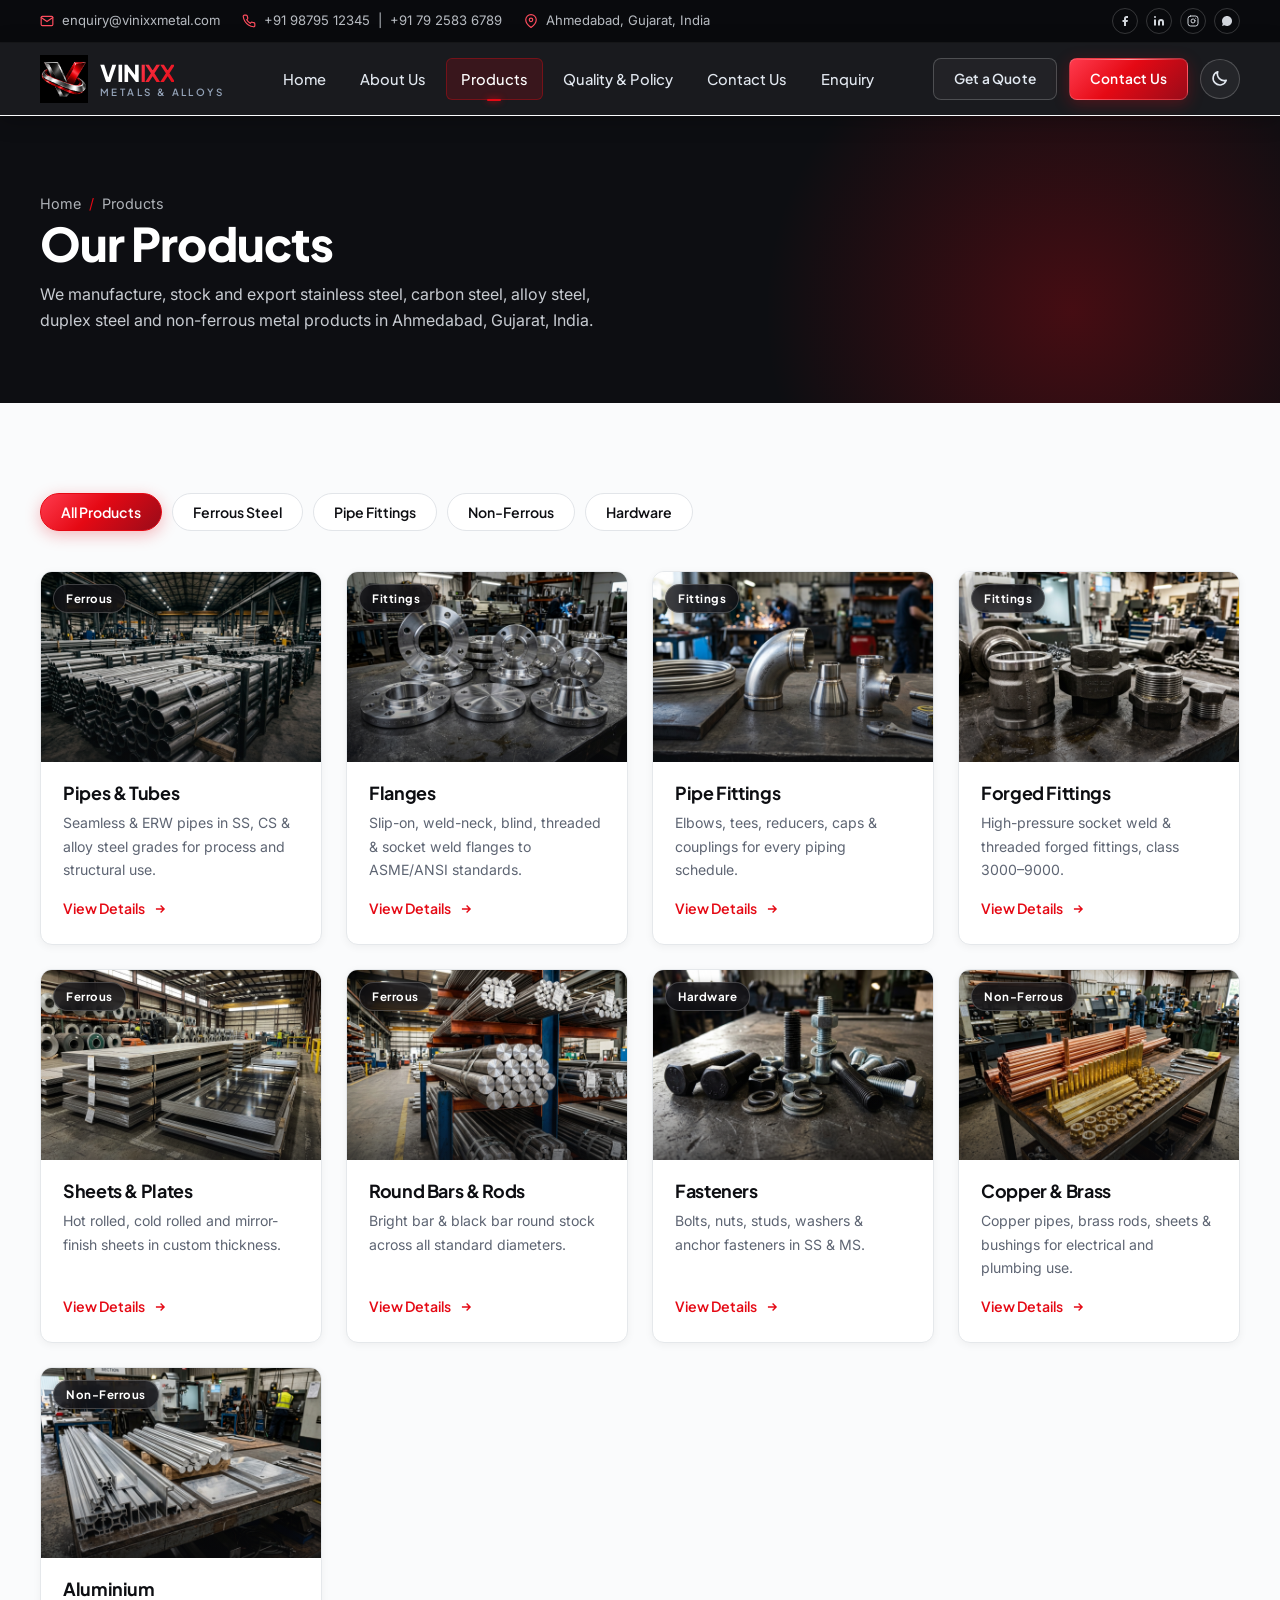
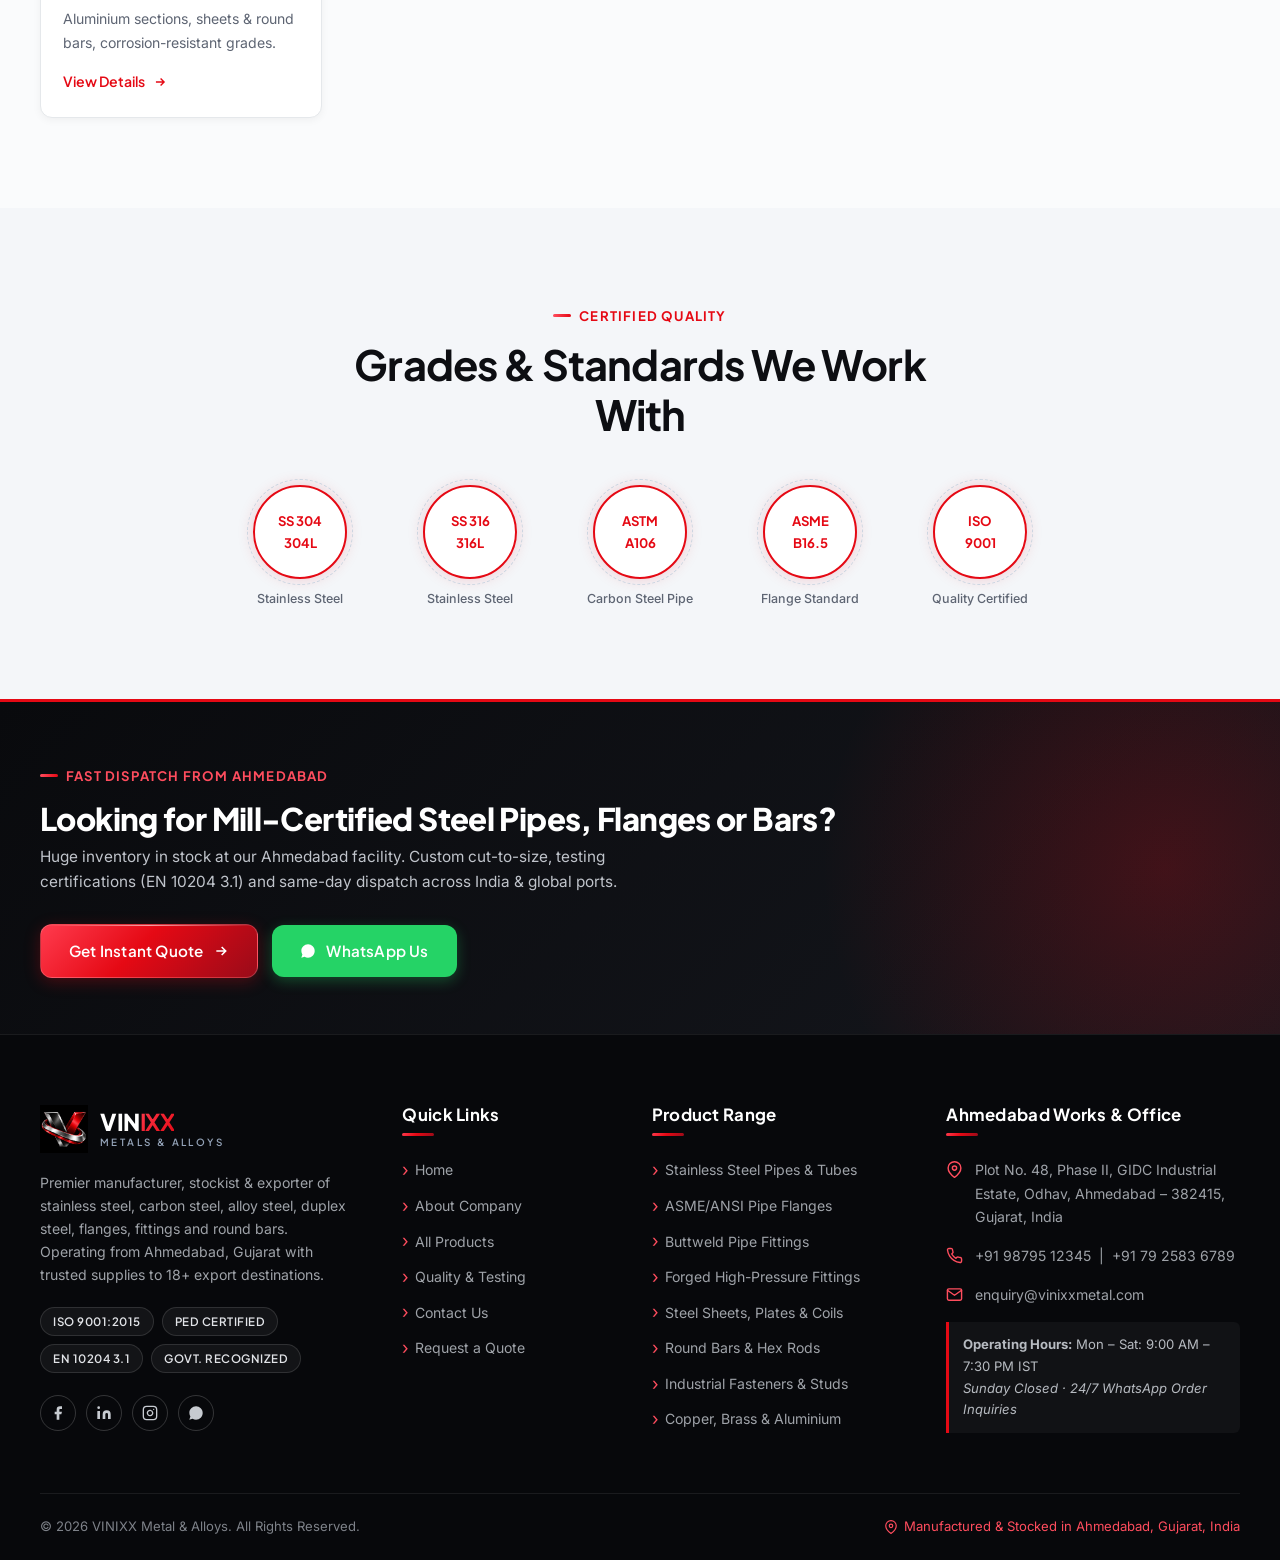
<file: products.html>
<!DOCTYPE html>
<html lang="en">

<head>
  <meta charset="UTF-8">
  <meta name="viewport" content="width=device-width, initial-scale=1.0, viewport-fit=cover">
  <meta name="color-scheme" content="light dark">
  <meta name="theme-color" content="#0D0E12">
  <title>Our Products | VINIXX Metal &amp; Alloys</title>
  <meta name="description"

    content="VINIXX Metal &amp; Alloys — manufacturer, stockist and exporter of stainless steel, carbon steel, alloy steel pipes, tubes, flanges, fittings and round bars.">
  <link rel="icon" href="images/logo.png" type="image/png">
  <link rel="preconnect" href="https://fonts.googleapis.com">
  <link rel="preconnect" href="https://fonts.gstatic.com" crossorigin>
  <link
    href="https://fonts.googleapis.com/css2?family=Plus+Jakarta+Sans:wght@400;500;600;700;800&family=Inter:wght@400;500;600;700&display=swap"
    rel="stylesheet">
  <script>
    /* Apply saved / system theme before first paint (prevents a flash) */
    (function () {
      var t = null;
      try { t = localStorage.getItem('vinixx-theme'); } catch (e) { }
      if (t !== 'light' && t !== 'dark') {
        t = (window.matchMedia && matchMedia('(prefers-color-scheme: dark)').matches) ? 'dark' : 'light';
      }
      document.documentElement.setAttribute('data-theme', t);
    })();
  </script>
  <link rel="stylesheet" href="css/style.css">

</head>

<body>

  <div class="topbar">
    <div class="container">
      <div class="tb-links">
        <a href="mailto:enquiry@vinixxmetal.com" aria-label="Email us">
          <svg viewBox="0 0 24 24" fill="none" stroke="currentColor" stroke-width="2" stroke-linecap="round"
            stroke-linejoin="round">
            <path d="M4 4h16c1.1 0 2 .9 2 2v12c0 1.1-.9 2-2 2H4c-1.1 0-2-.9-2-2V6c0-1.1.9-2 2-2z" />
            <polyline points="22,6 12,13 2,6" />
          </svg>
          <span>enquiry@vinixxmetal.com</span>
        </a>
        <a href="tel:+919879512345" aria-label="Call us">
          <svg viewBox="0 0 24 24" fill="none" stroke="currentColor" stroke-width="2" stroke-linecap="round"
            stroke-linejoin="round">
            <path
              d="M22 16.92v3a2 2 0 0 1-2.18 2 19.79 19.79 0 0 1-8.63-3.07 19.5 19.5 0 0 1-6-6 19.79 19.79 0 0 1-3.07-8.67A2 2 0 0 1 4.11 2h3a2 2 0 0 1 2 1.72 12.84 12.84 0 0 0 .7 2.81 2 2 0 0 1-.45 2.11L8.09 9.91a16 16 0 0 0 6 6l1.27-1.27a2 2 0 0 1 2.11-.45 12.84 12.84 0 0 0 2.81.7A2 2 0 0 1 22 16.92z" />
          </svg>
          <span>+91 98795 12345 &nbsp;|&nbsp; +91 79 2583 6789</span>
        </a>
        <span>
          <svg viewBox="0 0 24 24" fill="none" stroke="currentColor" stroke-width="2" stroke-linecap="round"
            stroke-linejoin="round">
            <path d="M21 10c0 7-9 13-9 13s-9-6-9-13a9 9 0 0 1 18 0z" />
            <circle cx="12" cy="10" r="3" />
          </svg>
          <span>Ahmedabad, Gujarat, India</span>
        </span>
      </div>
      <div class="tb-social">
        <a href="#" aria-label="Facebook"><svg viewBox="0 0 24 24" fill="currentColor">
            <path d="M18 2h-3a5 5 0 0 0-5 5v3H7v4h3v8h4v-8h3l1-4h-4V7a1 1 0 0 1 1-1h3z" />
          </svg></a>
        <a href="#" aria-label="LinkedIn"><svg viewBox="0 0 24 24" fill="currentColor">
            <path d="M16 8a6 6 0 0 1 6 6v7h-4v-7a2 2 0 0 0-2-2 2 2 0 0 0-2 2v7h-4v-7a6 6 0 0 1 6-6zM2 9h4v12H2z" />
            <circle cx="4" cy="4" r="2" />
          </svg></a>
        <a href="#" aria-label="Instagram"><svg viewBox="0 0 24 24" fill="none" stroke="currentColor" stroke-width="2"
            stroke-linecap="round" stroke-linejoin="round">
            <rect x="2" y="2" width="20" height="20" rx="5" ry="5" />
            <path d="M16 11.37A4 4 0 1 1 12.63 8 4 4 0 0 1 16 11.37z" />
            <line x1="17.5" y1="6.5" x2="17.51" y2="6.5" />
          </svg></a>
        <a href="https://wa.me/919879512345" aria-label="WhatsApp"><svg viewBox="0 0 24 24" fill="currentColor">
            <path
              d="M17.472 14.382c-.301-.15-1.78-.878-2.056-.979-.275-.1-.475-.15-.675.15-.199.3-.775.979-.95 1.179-.175.2-.35.225-.651.075-.3-.15-1.267-.467-2.414-1.489-.893-.796-1.496-1.78-1.672-2.08-.175-.3-.019-.462.131-.611.136-.134.301-.35.451-.525.15-.175.2-.3.3-.5.1-.2.05-.375-.025-.525-.075-.15-.675-1.628-.925-2.228-.243-.584-.49-.505-.675-.514-.175-.009-.375-.01-.575-.01-.2 0-.525.075-.8.375-.275.3-1.05 1.026-1.05 2.502s1.075 2.903 1.225 3.103c.15.2 2.115 3.23 5.124 4.529.716.309 1.275.494 1.71.633.719.229 1.374.197 1.892.12.577-.087 1.78-.727 2.03-1.428.25-.701.25-1.303.175-1.428-.075-.125-.275-.2-.575-.35zM12.04 2C6.51 2 2.03 6.47 2.03 12c0 1.95.56 3.77 1.54 5.31L2 22l4.83-1.53A9.94 9.94 0 0 0 12.04 22c5.53 0 10.01-4.47 10.01-10s-4.48-10-10.01-10z" />
          </svg></a>
      </div>
    </div>
  </div>

  <header class="site-header">
    <div class="container nav-wrap">
      <a href="index.html" class="brand">
        <img src="images/logo.png" alt="VINIXX logo">
        <span class="brand-text">
          <span class="name">VIN<b>IXX</b></span>
          <span class="tag">METALS &amp; ALLOYS</span>
        </span>
      </a>
      <nav class="main-nav" id="site-nav" aria-label="Main navigation">
        <ul>
          <li><a href="index.html">Home</a></li>
          <li><a href="about.html">About Us</a></li>
          <li><a href="products.html" class="active">Products</a></li>
          <li><a href="quality-policy.html">Quality &amp; Policy</a></li>
          <li><a href="contact.html">Contact Us</a></li>
          <li><a href="enquiry.html">Enquiry</a></li>
        </ul>
        <div class="drawer-actions">
          <a href="enquiry.html" class="btn block">Get a Quote</a>
          <a href="https://wa.me/919879512345" target="_blank" rel="noopener" class="btn whatsapp-btn block">WhatsApp
            Us</a>
        </div>
      </nav>
      <div class="nav-cta">
        <a href="enquiry.html" class="btn ghost ghost-desktop">Get a Quote</a>
        <a href="contact.html" class="btn nav-contact-btn">Contact Us</a>
        <button class="theme-toggle" type="button" aria-label="Switch to dark mode" aria-pressed="false"
          title="Switch theme">
          <svg class="ic-sun" viewBox="0 0 24 24" fill="none" stroke="currentColor" stroke-width="2"
            stroke-linecap="round" stroke-linejoin="round" aria-hidden="true">
            <circle cx="12" cy="12" r="4.2" />
            <path
              d="M12 2.5v2.2M12 19.3v2.2M4.6 4.6l1.6 1.6M17.8 17.8l1.6 1.6M2.5 12h2.2M19.3 12h2.2M4.6 19.4l1.6-1.6M17.8 6.2l1.6-1.6" />
          </svg>
          <svg class="ic-moon" viewBox="0 0 24 24" fill="none" stroke="currentColor" stroke-width="2"
            stroke-linecap="round" stroke-linejoin="round" aria-hidden="true">
            <path d="M20.5 14.2A8.5 8.5 0 0 1 9.8 3.5a8.5 8.5 0 1 0 10.7 10.7z" />
          </svg>
        </button>
        <button class="burger" type="button" aria-label="Open menu" aria-expanded="false"
          aria-controls="site-nav"><span></span></button>
      </div>
    </div>
  </header>


  <section class="page-hero">
    <div class="container">
      <div class="breadcrumb"><a href="index.html">Home</a><span class="sep">/</span><span>Products</span></div>
      <h1>Our Products</h1>
      <p style="max-width:600px;color:#C7CBD1;">We manufacture, stock and export stainless steel, carbon steel, alloy
        steel, duplex steel and non-ferrous metal products in Ahmedabad, Gujarat, India.</p>
    </div>
  </section>

  <section class="section-pad">
    <div class="container">
      <div class="filter-bar reveal">
        <button class="active" data-filter="all">All Products</button>
        <button data-filter="ferrous">Ferrous Steel</button>
        <button data-filter="fittings">Pipe Fittings</button>
        <button data-filter="nonferrous">Non-Ferrous</button>
        <button data-filter="hardware">Hardware</button>
      </div>
      <div class="grid-products reveal reveal-stagger">
        <div class="prod-card r-child" data-cat="ferrous"><span class="tag">Ferrous</span>
          <div class="thumb"><img src="images/prod-pipes.jpg" alt="Pipes &amp; Tubes"></div>
          <div class="info">
            <h3>Pipes &amp; Tubes</h3>
            <p>Seamless &amp; ERW pipes in SS, CS &amp; alloy steel grades for process and structural use.</p><a
              href="product-detail.html">View Details<svg viewBox="0 0 24 24" fill="none" stroke="currentColor"
                stroke-width="2.4">
                <path d="M5 12h14M13 6l6 6-6 6" />
              </svg></a>
          </div>
        </div>
        <div class="prod-card r-child" data-cat="fittings"><span class="tag">Fittings</span>
          <div class="thumb"><img src="images/prod-flanges.jpg" alt="Flanges"></div>
          <div class="info">
            <h3>Flanges</h3>
            <p>Slip-on, weld-neck, blind, threaded &amp; socket weld flanges to ASME/ANSI standards.</p><a
              href="product-detail.html">View Details<svg viewBox="0 0 24 24" fill="none" stroke="currentColor"
                stroke-width="2.4">
                <path d="M5 12h14M13 6l6 6-6 6" />
              </svg></a>
          </div>
        </div>
        <div class="prod-card r-child" data-cat="fittings"><span class="tag">Fittings</span>
          <div class="thumb"><img src="images/prod-fittings.jpg" alt="Pipe Fittings"></div>
          <div class="info">
            <h3>Pipe Fittings</h3>
            <p>Elbows, tees, reducers, caps &amp; couplings for every piping schedule.</p><a
              href="product-detail.html">View Details<svg viewBox="0 0 24 24" fill="none" stroke="currentColor"
                stroke-width="2.4">
                <path d="M5 12h14M13 6l6 6-6 6" />
              </svg></a>
          </div>
        </div>
        <div class="prod-card r-child" data-cat="fittings"><span class="tag">Fittings</span>
          <div class="thumb"><img src="images/prod-forged.jpg" alt="Forged Fittings"></div>
          <div class="info">
            <h3>Forged Fittings</h3>
            <p>High-pressure socket weld &amp; threaded forged fittings, class 3000–9000.</p><a
              href="product-detail.html">View Details<svg viewBox="0 0 24 24" fill="none" stroke="currentColor"
                stroke-width="2.4">
                <path d="M5 12h14M13 6l6 6-6 6" />
              </svg></a>
          </div>
        </div>
        <div class="prod-card r-child" data-cat="ferrous"><span class="tag">Ferrous</span>
          <div class="thumb"><img src="images/prod-sheets.jpg" alt="Sheets &amp; Plates"></div>
          <div class="info">
            <h3>Sheets &amp; Plates</h3>
            <p>Hot rolled, cold rolled and mirror-finish sheets in custom thickness.</p><a
              href="product-detail.html">View Details<svg viewBox="0 0 24 24" fill="none" stroke="currentColor"
                stroke-width="2.4">
                <path d="M5 12h14M13 6l6 6-6 6" />
              </svg></a>
          </div>
        </div>
        <div class="prod-card r-child" data-cat="ferrous"><span class="tag">Ferrous</span>
          <div class="thumb"><img src="images/prod-rods.jpg" alt="Round Bars &amp; Rods"></div>
          <div class="info">
            <h3>Round Bars &amp; Rods</h3>
            <p>Bright bar &amp; black bar round stock across all standard diameters.</p><a
              href="product-detail.html">View Details<svg viewBox="0 0 24 24" fill="none" stroke="currentColor"
                stroke-width="2.4">
                <path d="M5 12h14M13 6l6 6-6 6" />
              </svg></a>
          </div>
        </div>
        <div class="prod-card r-child" data-cat="hardware"><span class="tag">Hardware</span>
          <div class="thumb"><img src="images/prod-fasteners.jpg" alt="Fasteners"></div>
          <div class="info">
            <h3>Fasteners</h3>
            <p>Bolts, nuts, studs, washers &amp; anchor fasteners in SS &amp; MS.</p><a href="product-detail.html">View
              Details<svg viewBox="0 0 24 24" fill="none" stroke="currentColor" stroke-width="2.4">
                <path d="M5 12h14M13 6l6 6-6 6" />
              </svg></a>
          </div>
        </div>
        <div class="prod-card r-child" data-cat="nonferrous"><span class="tag">Non-Ferrous</span>
          <div class="thumb"><img src="images/prod-copper.jpg" alt="Copper &amp; Brass"></div>
          <div class="info">
            <h3>Copper &amp; Brass</h3>
            <p>Copper pipes, brass rods, sheets &amp; bushings for electrical and plumbing use.</p><a
              href="product-detail.html">View Details<svg viewBox="0 0 24 24" fill="none" stroke="currentColor"
                stroke-width="2.4">
                <path d="M5 12h14M13 6l6 6-6 6" />
              </svg></a>
          </div>
        </div>
        <div class="prod-card r-child" data-cat="nonferrous"><span class="tag">Non-Ferrous</span>
          <div class="thumb"><img src="images/prod-alu.jpg" alt="Aluminium"></div>
          <div class="info">
            <h3>Aluminium</h3>
            <p>Aluminium sections, sheets &amp; round bars, corrosion-resistant grades.</p><a
              href="product-detail.html">View Details<svg viewBox="0 0 24 24" fill="none" stroke="currentColor"
                stroke-width="2.4">
                <path d="M5 12h14M13 6l6 6-6 6" />
              </svg></a>
          </div>
        </div>
      </div>
    </div>
  </section>

  <section class="section-pad bg-mist">
    <div class="container">
      <div class="section-head center reveal">
        <span class="eyebrow" style="justify-content:center;">Certified Quality</span>
        <h2>Grades &amp; Standards We Work With</h2>
      </div>
      <div class="cert-strip reveal reveal-stagger">
        <div class="cert r-child">
          <div class="ring">SS 304<br>304L</div><span>Stainless Steel</span>
        </div>
        <div class="cert r-child">
          <div class="ring">SS 316<br>316L</div><span>Stainless Steel</span>
        </div>
        <div class="cert r-child">
          <div class="ring">ASTM<br>A106</div><span>Carbon Steel Pipe</span>
        </div>
        <div class="cert r-child">
          <div class="ring">ASME<br>B16.5</div><span>Flange Standard</span>
        </div>
        <div class="cert r-child">
          <div class="ring">ISO<br>9001</div><span>Quality Certified</span>
        </div>
      </div>
    </div>
  </section>

  <section class="pre-footer">
    <div class="container">
      <div class="pre-footer-content">
        <span class="eyebrow" style="color:var(--clr-red-coral);">Fast Dispatch from Ahmedabad</span>
        <h3>Looking for Mill-Certified Steel Pipes, Flanges or Bars?</h3>
        <p>Huge inventory in stock at our Ahmedabad facility. Custom cut-to-size, testing certifications (EN 10204 3.1)
          and same-day dispatch across India &amp; global ports.</p>
      </div>
      <div class="pre-footer-actions">
        <a href="enquiry.html" class="btn">Get Instant Quote
          <svg viewBox="0 0 24 24" fill="none" stroke="currentColor" stroke-width="2.4">
            <path d="M5 12h14M13 6l6 6-6 6" />
          </svg>
        </a>
        <a href="https://wa.me/919879512345" target="_blank" rel="noopener" class="btn whatsapp-btn">
          <svg viewBox="0 0 24 24" fill="currentColor" style="width:16px;height:16px;">
            <path
              d="M17.472 14.382c-.301-.15-1.78-.878-2.056-.979-.275-.1-.475-.15-.675.15-.199.3-.775.979-.95 1.179-.175.2-.35.225-.651.075-.3-.15-1.267-.467-2.414-1.489-.893-.796-1.496-1.78-1.672-2.08-.175-.3-.019-.462.131-.611.136-.134.301-.35.451-.525.15-.175.2-.3.3-.5.1-.2.05-.375-.025-.525-.075-.15-.675-1.628-.925-2.228-.243-.584-.49-.505-.675-.514-.175-.009-.375-.01-.575-.01-.2 0-.525.075-.8.375-.275.3-1.05 1.026-1.05 2.502s1.075 2.903 1.225 3.103c.15.2 2.115 3.23 5.124 4.529.716.309 1.275.494 1.71.633.719.229 1.374.197 1.892.12.577-.087 1.78-.727 2.03-1.428.25-.701.25-1.303.175-1.428-.075-.125-.275-.2-.575-.35zM12.04 2C6.51 2 2.03 6.47 2.03 12c0 1.95.56 3.77 1.54 5.31L2 22l4.83-1.53A9.94 9.94 0 0 0 12.04 22c5.53 0 10.01-4.47 10.01-10s-4.48-10-10.01-10z" />
          </svg>
          WhatsApp Us
        </a>
      </div>
    </div>
  </section>

  <footer class="site-footer">
    <div class="container">
      <div class="footer-grid">
        <div class="footer-brand">
          <a href="index.html" class="brand">
            <img src="images/logo.png" alt="VINIXX logo">
            <span class="brand-text">
              <span class="name">VIN<b>IXX</b></span>
              <span class="tag">METALS &amp; ALLOYS</span>
            </span>
          </a>
          <p>Premier manufacturer, stockist &amp; exporter of stainless steel, carbon steel, alloy steel, duplex steel,
            flanges, fittings and round bars. Operating from Ahmedabad, Gujarat with trusted supplies to 18+ export
            destinations.</p>
          <div class="footer-badges">
            <span>ISO 9001:2015</span>
            <span>PED CERTIFIED</span>
            <span>EN 10204 3.1</span>
            <span>GOVT. RECOGNIZED</span>
          </div>
          <div class="footer-social">
            <a href="#" aria-label="Facebook"><svg viewBox="0 0 24 24" fill="currentColor">
                <path d="M18 2h-3a5 5 0 0 0-5 5v3H7v4h3v8h4v-8h3l1-4h-4V7a1 1 0 0 1 1-1h3z" />
              </svg></a>
            <a href="#" aria-label="LinkedIn"><svg viewBox="0 0 24 24" fill="currentColor">
                <path d="M16 8a6 6 0 0 1 6 6v7h-4v-7a2 2 0 0 0-2-2 2 2 0 0 0-2 2v7h-4v-7a6 6 0 0 1 6-6zM2 9h4v12H2z" />
                <circle cx="4" cy="4" r="2" />
              </svg></a>
            <a href="#" aria-label="Instagram"><svg viewBox="0 0 24 24" fill="none" stroke="currentColor"
                stroke-width="2" stroke-linecap="round" stroke-linejoin="round">
                <rect x="2" y="2" width="20" height="20" rx="5" ry="5" />
                <path d="M16 11.37A4 4 0 1 1 12.63 8 4 4 0 0 1 16 11.37z" />
                <line x1="17.5" y1="6.5" x2="17.51" y2="6.5" />
              </svg></a>
            <a href="https://wa.me/919879512345" aria-label="WhatsApp"><svg viewBox="0 0 24 24" fill="currentColor">
                <path
                  d="M17.472 14.382c-.301-.15-1.78-.878-2.056-.979-.275-.1-.475-.15-.675.15-.199.3-.775.979-.95 1.179-.175.2-.35.225-.651.075-.3-.15-1.267-.467-2.414-1.489-.893-.796-1.496-1.78-1.672-2.08-.175-.3-.019-.462.131-.611.136-.134.301-.35.451-.525.15-.175.2-.3.3-.5.1-.2.05-.375-.025-.525-.075-.15-.675-1.628-.925-2.228-.243-.584-.49-.505-.675-.514-.175-.009-.375-.01-.575-.01-.2 0-.525.075-.8.375-.275.3-1.05 1.026-1.05 2.502s1.075 2.903 1.225 3.103c.15.2 2.115 3.23 5.124 4.529.716.309 1.275.494 1.71.633.719.229 1.374.197 1.892.12.577-.087 1.78-.727 2.03-1.428.25-.701.25-1.303.175-1.428-.075-.125-.275-.2-.575-.35zM12.04 2C6.51 2 2.03 6.47 2.03 12c0 1.95.56 3.77 1.54 5.31L2 22l4.83-1.53A9.94 9.94 0 0 0 12.04 22c5.53 0 10.01-4.47 10.01-10s-4.48-10-10.01-10z" />
              </svg></a>
          </div>
        </div>
        <div>
          <h4>Quick Links</h4>
          <ul class="footer-links">
            <li><a href="index.html">Home</a></li>
            <li><a href="about.html">About Company</a></li>
            <li><a href="products.html">All Products</a></li>
            <li><a href="quality-policy.html">Quality &amp; Testing</a></li>
            <li><a href="contact.html">Contact Us</a></li>
            <li><a href="enquiry.html">Request a Quote</a></li>
          </ul>
        </div>
        <div>
          <h4>Product Range</h4>
          <ul class="footer-links">
            <li><a href="product-detail.html">Stainless Steel Pipes &amp; Tubes</a></li>
            <li><a href="products.html">ASME/ANSI Pipe Flanges</a></li>
            <li><a href="products.html">Buttweld Pipe Fittings</a></li>
            <li><a href="products.html">Forged High-Pressure Fittings</a></li>
            <li><a href="products.html">Steel Sheets, Plates &amp; Coils</a></li>
            <li><a href="products.html">Round Bars &amp; Hex Rods</a></li>
            <li><a href="products.html">Industrial Fasteners &amp; Studs</a></li>
            <li><a href="products.html">Copper, Brass &amp; Aluminium</a></li>
          </ul>
        </div>
        <div>
          <h4>Ahmedabad Works &amp; Office</h4>
          <ul class="footer-contact">
            <li>
              <span class="ic"><svg viewBox="0 0 24 24" fill="none" stroke="currentColor" stroke-width="2"
                  stroke-linecap="round" stroke-linejoin="round">
                  <path d="M21 10c0 7-9 13-9 13s-9-6-9-13a9 9 0 0 1 18 0z" />
                  <circle cx="12" cy="10" r="3" />
                </svg></span>
              <span>Plot No. 48, Phase II, GIDC Industrial Estate, Odhav, Ahmedabad – 382415, Gujarat, India</span>
            </li>
            <li>
              <span class="ic"><svg viewBox="0 0 24 24" fill="none" stroke="currentColor" stroke-width="2"
                  stroke-linecap="round" stroke-linejoin="round">
                  <path
                    d="M22 16.92v3a2 2 0 0 1-2.18 2 19.79 19.79 0 0 1-8.63-3.07 19.5 19.5 0 0 1-6-6 19.79 19.79 0 0 1-3.07-8.67A2 2 0 0 1 4.11 2h3a2 2 0 0 1 2 1.72 12.84 12.84 0 0 0 .7 2.81 2 2 0 0 1-.45 2.11L8.09 9.91a16 16 0 0 0 6 6l1.27-1.27a2 2 0 0 1 2.11-.45 12.84 12.84 0 0 0 2.81.7A2 2 0 0 1 22 16.92z" />
                </svg></span>
              <span><a href="tel:+919879512345">+91 98795 12345</a> &nbsp;|&nbsp; <a href="tel:+917925836789">+91 79
                  2583 6789</a></span>
            </li>
            <li>
              <span class="ic"><svg viewBox="0 0 24 24" fill="none" stroke="currentColor" stroke-width="2"
                  stroke-linecap="round" stroke-linejoin="round">
                  <path d="M4 4h16c1.1 0 2 .9 2 2v12c0 1.1-.9 2-2 2H4c-1.1 0-2-.9-2-2V6c0-1.1.9-2 2-2z" />
                  <polyline points="22,6 12,13 2,6" />
                </svg></span>
              <span><a href="mailto:enquiry@vinixxmetal.com">enquiry@vinixxmetal.com</a></span>
            </li>
          </ul>
          <div class="footer-hours">
            <strong>Operating Hours:</strong> Mon – Sat: 9:00 AM – 7:30 PM IST<br>
            <em>Sunday Closed · 24/7 WhatsApp Order Inquiries</em>
          </div>
        </div>
      </div>
      <div class="footer-bottom">
        <span>&copy; 2026 VINIXX Metal &amp; Alloys. All Rights Reserved.</span>
        <span class="city-badge">
          <svg viewBox="0 0 24 24" fill="none" stroke="currentColor" stroke-width="2" stroke-linecap="round"
            stroke-linejoin="round">
            <path d="M21 10c0 7-9 13-9 13s-9-6-9-13a9 9 0 0 1 18 0z" />
            <circle cx="12" cy="10" r="3" />
          </svg>
          Manufactured &amp; Stocked in Ahmedabad, Gujarat, India
        </span>
      </div>
    </div>
  </footer>

  <button class="back-top" aria-label="Back to top"><svg viewBox="0 0 24 24" fill="none" stroke="currentColor"
      stroke-width="2.4">
      <path d="M12 19V5M5 12l7-7 7 7" />
    </svg></button>

  <div class="mobile-action-bar" aria-label="Mobile quick contact">
    <a href="tel:+919879512345" class="mob-act-btn mob-call">
      <svg viewBox="0 0 24 24" fill="none" stroke="currentColor" stroke-width="2.2">
        <path
          d="M22 16.92v3a2 2 0 0 1-2.18 2 19.79 19.79 0 0 1-8.63-3.07 19.5 19.5 0 0 1-6-6 19.79 19.79 0 0 1-3.07-8.67A2 2 0 0 1 4.11 2h3a2 2 0 0 1 2 1.72 12.84 12.84 0 0 0 .7 2.81 2 2 0 0 1-.45 2.11L8.09 9.91a16 16 0 0 0 6 6l1.27-1.27a2 2 0 0 1 2.11-.45 12.84 12.84 0 0 0 2.81.7A2 2 0 0 1 22 16.92z" />
      </svg>
      <span>Call Sales</span>
    </a>
    <a href="https://wa.me/919879512345" target="_blank" rel="noopener" class="mob-act-btn mob-wa">
      <svg viewBox="0 0 24 24" fill="currentColor">
        <path
          d="M17.472 14.382c-.301-.15-1.78-.878-2.056-.979-.275-.1-.475-.15-.675.15-.199.3-.775.979-.95 1.179-.175.2-.35.225-.651.075-.3-.15-1.267-.467-2.414-1.489-.893-.796-1.496-1.78-1.672-2.08-.175-.3-.019-.462.131-.611.136-.134.301-.35.451-.525.15-.175.2-.3.3-.5.1-.2.05-.375-.025-.525-.075-.15-.675-1.628-.925-2.228-.243-.584-.49-.505-.675-.514-.175-.009-.375-.01-.575-.01-.2 0-.525.075-.8.375-.275.3-1.05 1.026-1.05 2.502s1.075 2.903 1.225 3.103c.15.2 2.115 3.23 5.124 4.529.716.309 1.275.494 1.71.633.719.229 1.374.197 1.892.12.577-.087 1.78-.727 2.03-1.428.25-.701.25-1.303.175-1.428-.075-.125-.275-.2-.575-.35zM12.04 2C6.51 2 2.03 6.47 2.03 12c0 1.95.56 3.77 1.54 5.31L2 22l4.83-1.53A9.94 9.94 0 0 0 12.04 22c5.53 0 10.01-4.47 10.01-10s-4.48-10-10.01-10z" />
      </svg>
      <span>WhatsApp RFQ</span>
    </a>
  </div>

  <script src="js/script.js"></script>
</body>

</html>
</file>
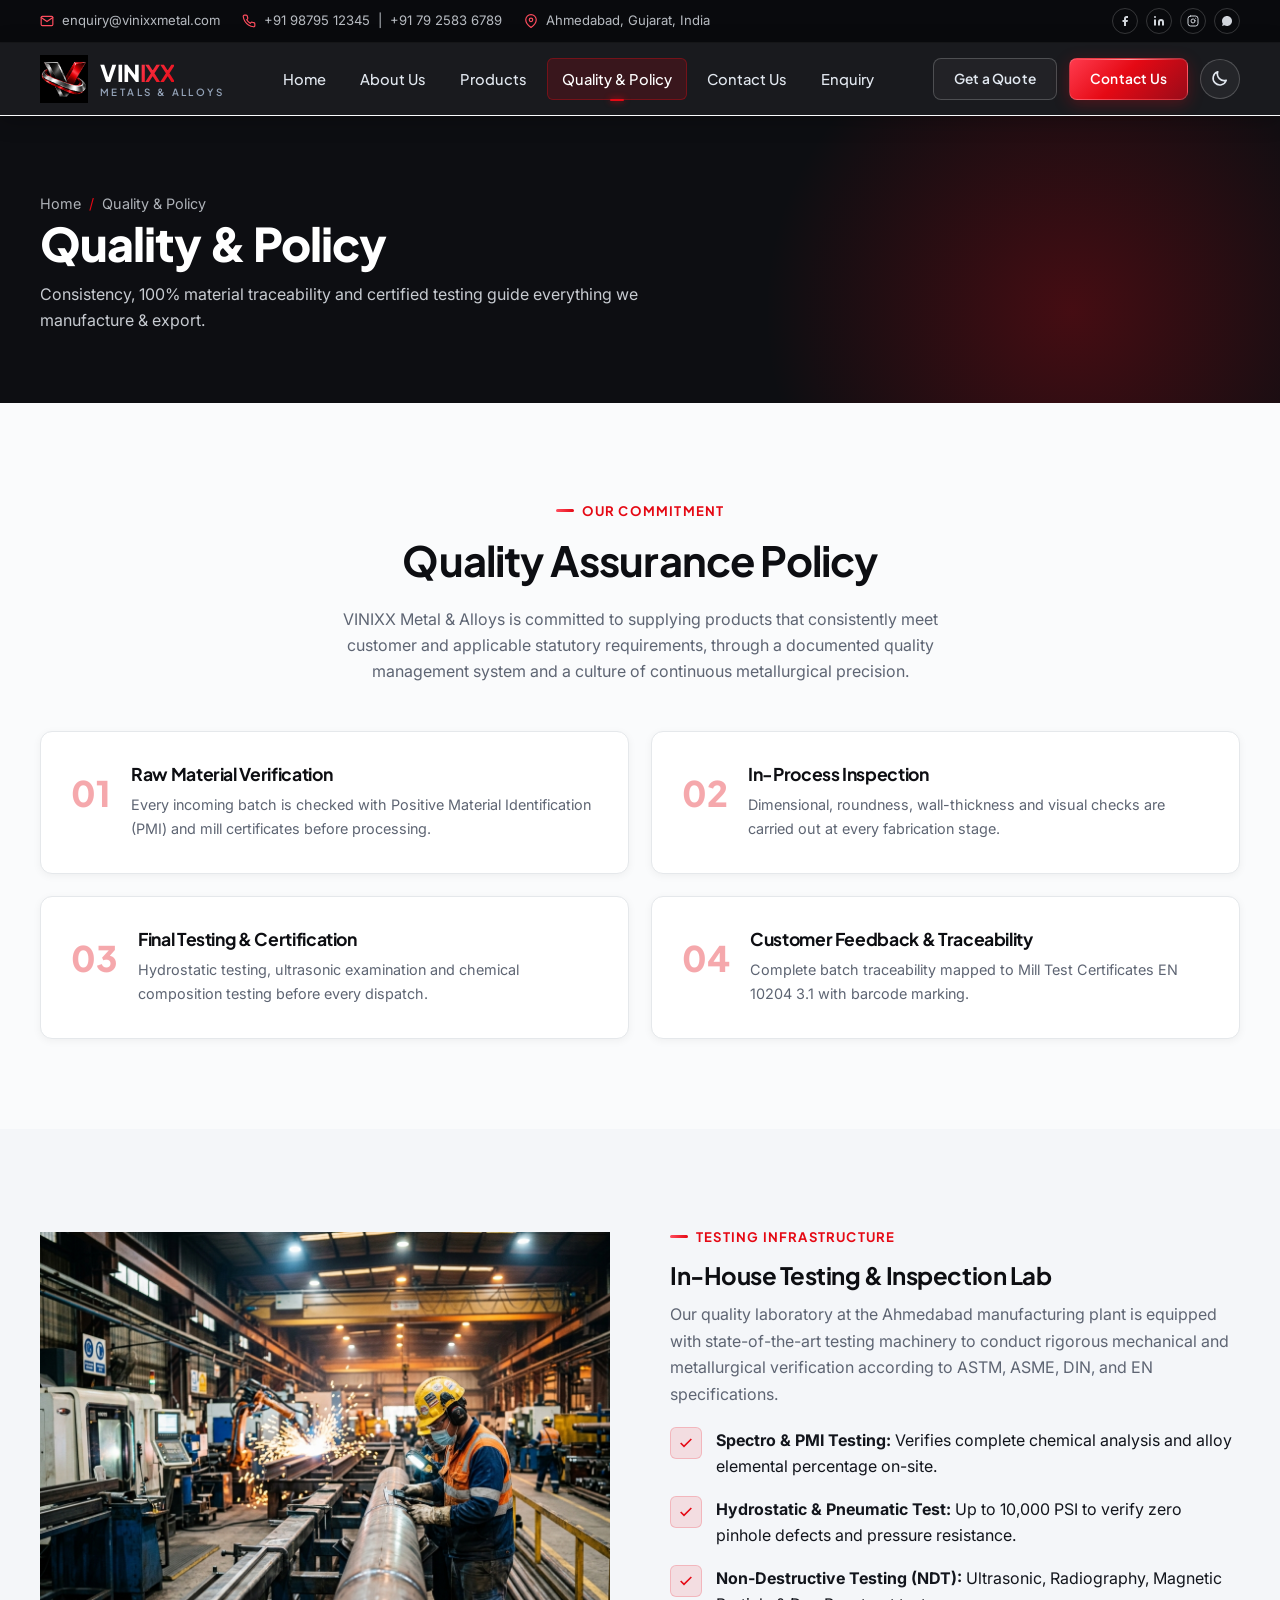
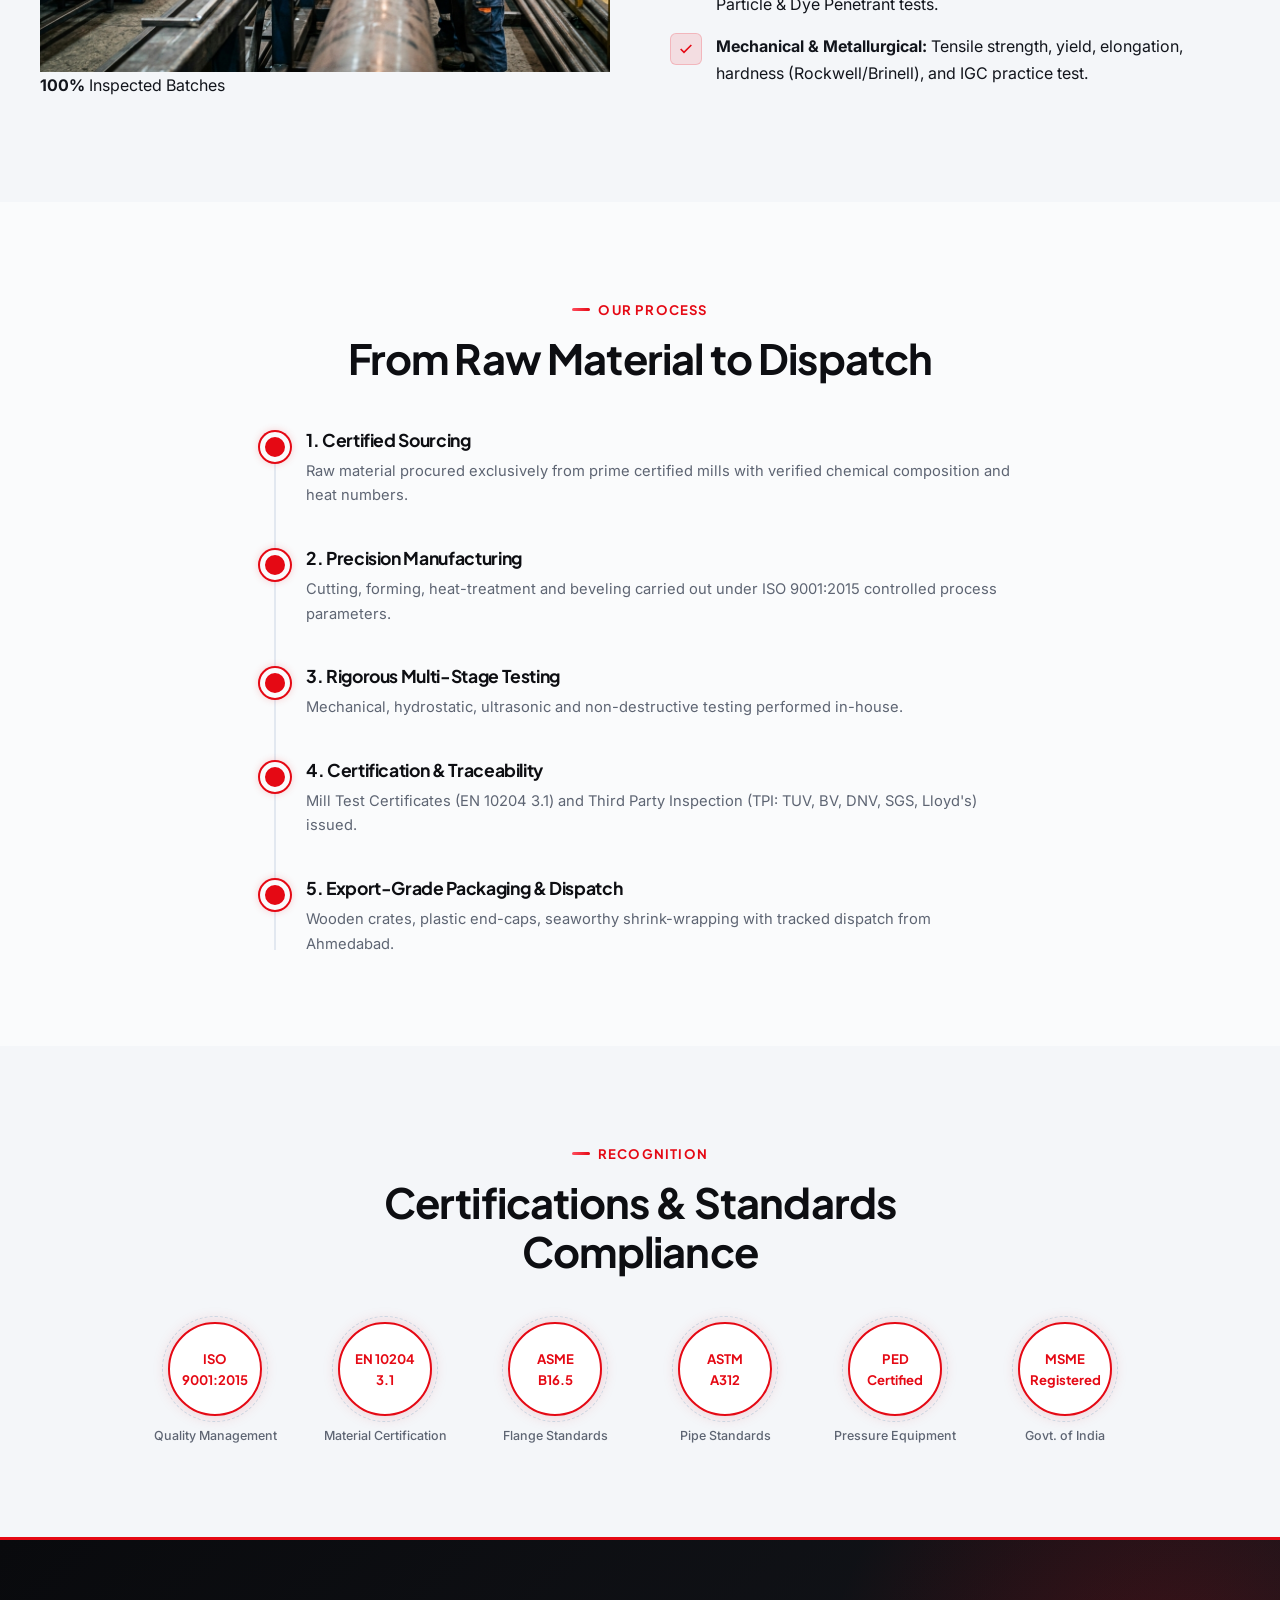
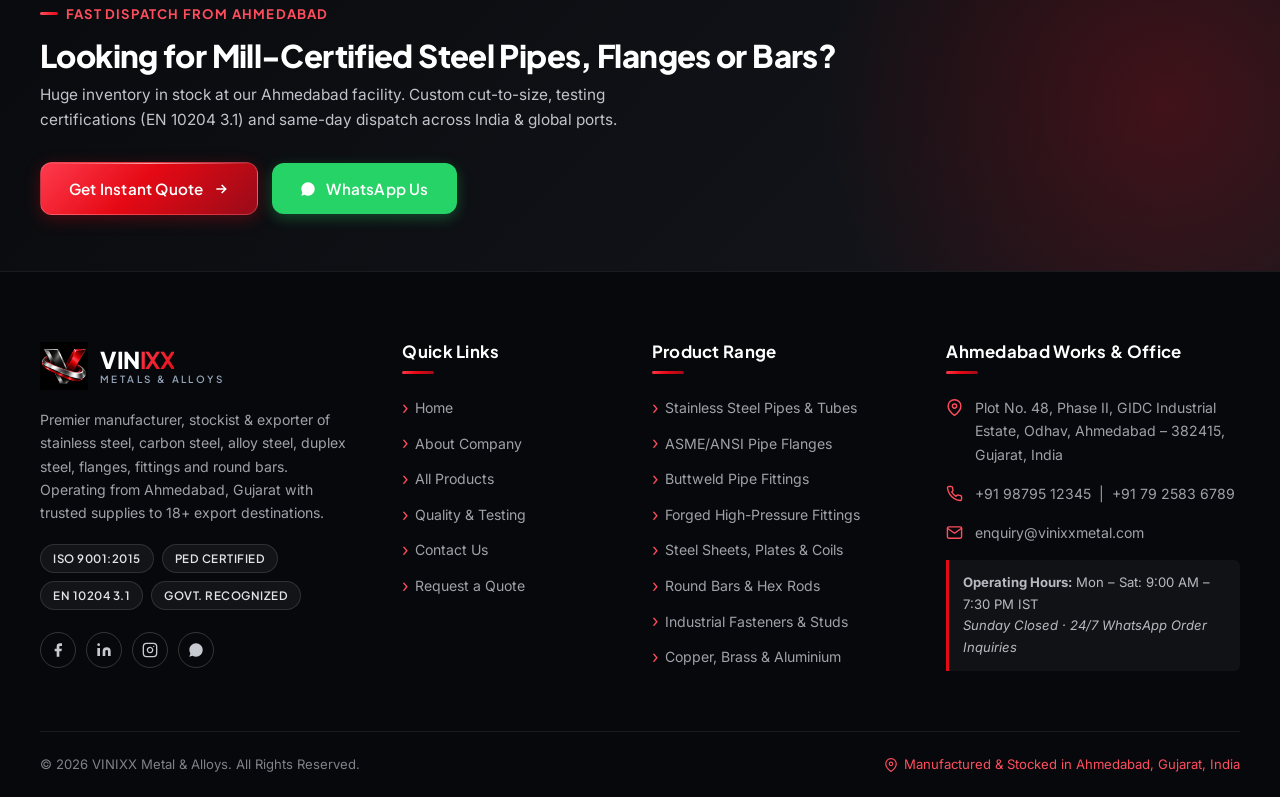
<file: quality-policy.html>
<!DOCTYPE html>
<html lang="en">

<head>
  <meta charset="UTF-8">
  <meta name="viewport" content="width=device-width, initial-scale=1.0, viewport-fit=cover">
  <meta name="color-scheme" content="light dark">
  <meta name="theme-color" content="#0D0E12">
  <title>Quality &amp; Policy | VINIXX Metal &amp; Alloys</title>
  <meta name="description"
    content="VINIXX Metal &amp; Alloys — manufacturer, stockist and exporter of stainless steel, carbon steel, alloy steel pipes, tubes, flanges, fittings and round bars.">
  <link rel="icon" href="images/logo.png" type="image/png">
  <link rel="preconnect" href="https://fonts.googleapis.com">
  <link rel="preconnect" href="https://fonts.gstatic.com" crossorigin>
  <link
    href="https://fonts.googleapis.com/css2?family=Plus+Jakarta+Sans:wght@400;500;600;700;800&family=Inter:wght@400;500;600;700&display=swap"
    rel="stylesheet">
  <script>
    /* Apply saved / system theme before first paint (prevents a flash) */
    (function () {
      var t = null;
      try { t = localStorage.getItem('vinixx-theme'); } catch (e) { }
      if (t !== 'light' && t !== 'dark') {
        t = (window.matchMedia && matchMedia('(prefers-color-scheme: dark)').matches) ? 'dark' : 'light';
      }
      document.documentElement.setAttribute('data-theme', t);
    })();
  </script>
  <link rel="stylesheet" href="css/style.css">

</head>

<body>

  <div class="topbar">
    <div class="container">
      <div class="tb-links">
        <a href="mailto:enquiry@vinixxmetal.com" aria-label="Email us">
          <svg viewBox="0 0 24 24" fill="none" stroke="currentColor" stroke-width="2" stroke-linecap="round"
            stroke-linejoin="round">
            <path d="M4 4h16c1.1 0 2 .9 2 2v12c0 1.1-.9 2-2 2H4c-1.1 0-2-.9-2-2V6c0-1.1.9-2 2-2z" />
            <polyline points="22,6 12,13 2,6" />
          </svg>
          <span>enquiry@vinixxmetal.com</span>
        </a>
        <a href="tel:+919879512345" aria-label="Call us">
          <svg viewBox="0 0 24 24" fill="none" stroke="currentColor" stroke-width="2" stroke-linecap="round"
            stroke-linejoin="round">
            <path
              d="M22 16.92v3a2 2 0 0 1-2.18 2 19.79 19.79 0 0 1-8.63-3.07 19.5 19.5 0 0 1-6-6 19.79 19.79 0 0 1-3.07-8.67A2 2 0 0 1 4.11 2h3a2 2 0 0 1 2 1.72 12.84 12.84 0 0 0 .7 2.81 2 2 0 0 1-.45 2.11L8.09 9.91a16 16 0 0 0 6 6l1.27-1.27a2 2 0 0 1 2.11-.45 12.84 12.84 0 0 0 2.81.7A2 2 0 0 1 22 16.92z" />
          </svg>
          <span>+91 98795 12345 &nbsp;|&nbsp; +91 79 2583 6789</span>
        </a>
        <span>
          <svg viewBox="0 0 24 24" fill="none" stroke="currentColor" stroke-width="2" stroke-linecap="round"
            stroke-linejoin="round">
            <path d="M21 10c0 7-9 13-9 13s-9-6-9-13a9 9 0 0 1 18 0z" />
            <circle cx="12" cy="10" r="3" />
          </svg>
          <span>Ahmedabad, Gujarat, India</span>
        </span>
      </div>
      <div class="tb-social">
        <a href="#" aria-label="Facebook"><svg viewBox="0 0 24 24" fill="currentColor">
            <path d="M18 2h-3a5 5 0 0 0-5 5v3H7v4h3v8h4v-8h3l1-4h-4V7a1 1 0 0 1 1-1h3z" />
          </svg></a>
        <a href="#" aria-label="LinkedIn"><svg viewBox="0 0 24 24" fill="currentColor">
            <path d="M16 8a6 6 0 0 1 6 6v7h-4v-7a2 2 0 0 0-2-2 2 2 0 0 0-2 2v7h-4v-7a6 6 0 0 1 6-6zM2 9h4v12H2z" />
            <circle cx="4" cy="4" r="2" />
          </svg></a>
        <a href="#" aria-label="Instagram"><svg viewBox="0 0 24 24" fill="none" stroke="currentColor" stroke-width="2"
            stroke-linecap="round" stroke-linejoin="round">
            <rect x="2" y="2" width="20" height="20" rx="5" ry="5" />
            <path d="M16 11.37A4 4 0 1 1 12.63 8 4 4 0 0 1 16 11.37z" />
            <line x1="17.5" y1="6.5" x2="17.51" y2="6.5" />
          </svg></a>
        <a href="https://wa.me/919879512345" aria-label="WhatsApp"><svg viewBox="0 0 24 24" fill="currentColor">
            <path
              d="M17.472 14.382c-.301-.15-1.78-.878-2.056-.979-.275-.1-.475-.15-.675.15-.199.3-.775.979-.95 1.179-.175.2-.35.225-.651.075-.3-.15-1.267-.467-2.414-1.489-.893-.796-1.496-1.78-1.672-2.08-.175-.3-.019-.462.131-.611.136-.134.301-.35.451-.525.15-.175.2-.3.3-.5.1-.2.05-.375-.025-.525-.075-.15-.675-1.628-.925-2.228-.243-.584-.49-.505-.675-.514-.175-.009-.375-.01-.575-.01-.2 0-.525.075-.8.375-.275.3-1.05 1.026-1.05 2.502s1.075 2.903 1.225 3.103c.15.2 2.115 3.23 5.124 4.529.716.309 1.275.494 1.71.633.719.229 1.374.197 1.892.12.577-.087 1.78-.727 2.03-1.428.25-.701.25-1.303.175-1.428-.075-.125-.275-.2-.575-.35zM12.04 2C6.51 2 2.03 6.47 2.03 12c0 1.95.56 3.77 1.54 5.31L2 22l4.83-1.53A9.94 9.94 0 0 0 12.04 22c5.53 0 10.01-4.47 10.01-10s-4.48-10-10.01-10z" />
          </svg></a>
      </div>
    </div>
  </div>

  <header class="site-header">
    <div class="container nav-wrap">
      <a href="index.html" class="brand">
        <img src="images/logo.png" alt="VINIXX logo">
        <span class="brand-text">
          <span class="name">VIN<b>IXX</b></span>
          <span class="tag">METALS &amp; ALLOYS</span>
        </span>
      </a>
      <nav class="main-nav" id="site-nav" aria-label="Main navigation">
        <ul>
          <li><a href="index.html">Home</a></li>
          <li><a href="about.html">About Us</a></li>
          <li><a href="products.html">Products</a></li>
          <li><a href="quality-policy.html" class="active">Quality &amp; Policy</a></li>
          <li><a href="contact.html">Contact Us</a></li>
          <li><a href="enquiry.html">Enquiry</a></li>
        </ul>
        <div class="drawer-actions">
          <a href="enquiry.html" class="btn block">Get a Quote</a>
          <a href="https://wa.me/919879512345" target="_blank" rel="noopener" class="btn whatsapp-btn block">WhatsApp
            Us</a>
        </div>
      </nav>
      <div class="nav-cta">
        <a href="enquiry.html" class="btn ghost ghost-desktop">Get a Quote</a>
        <a href="contact.html" class="btn nav-contact-btn">Contact Us</a>
        <button class="theme-toggle" type="button" aria-label="Switch to dark mode" aria-pressed="false"
          title="Switch theme">
          <svg class="ic-sun" viewBox="0 0 24 24" fill="none" stroke="currentColor" stroke-width="2"
            stroke-linecap="round" stroke-linejoin="round" aria-hidden="true">
            <circle cx="12" cy="12" r="4.2" />
            <path
              d="M12 2.5v2.2M12 19.3v2.2M4.6 4.6l1.6 1.6M17.8 17.8l1.6 1.6M2.5 12h2.2M19.3 12h2.2M4.6 19.4l1.6-1.6M17.8 6.2l1.6-1.6" />
          </svg>
          <svg class="ic-moon" viewBox="0 0 24 24" fill="none" stroke="currentColor" stroke-width="2"
            stroke-linecap="round" stroke-linejoin="round" aria-hidden="true">
            <path d="M20.5 14.2A8.5 8.5 0 0 1 9.8 3.5a8.5 8.5 0 1 0 10.7 10.7z" />
          </svg>
        </button>
        <button class="burger" type="button" aria-label="Open menu" aria-expanded="false"
          aria-controls="site-nav"><span></span></button>
      </div>
    </div>
  </header>


  <section class="page-hero">
    <div class="container">
      <div class="breadcrumb"><a href="index.html">Home</a><span class="sep">/</span><span>Quality &amp; Policy</span>
      </div>
      <h1>Quality &amp; Policy</h1>
      <p style="max-width:600px;color:#C7CBD1;">Consistency, 100% material traceability and certified testing guide
        everything we manufacture &amp; export.</p>
    </div>
  </section>

  <section class="section-pad">
    <div class="container">
      <div class="section-head center reveal">
        <span class="eyebrow" style="justify-content:center;">Our Commitment</span>
        <h2>Quality Assurance Policy</h2>
        <p>VINIXX Metal &amp; Alloys is committed to supplying products that consistently meet customer and applicable
          statutory requirements, through a documented quality management system and a culture of continuous
          metallurgical precision.</p>
      </div>
      <div class="policy-grid reveal reveal-stagger">
        <div class="policy-card r-child"><span class="num">01</span>
          <div>
            <h3>Raw Material Verification</h3>
            <p>Every incoming batch is checked with Positive Material Identification (PMI) and mill certificates before
              processing.</p>
          </div>
        </div>
        <div class="policy-card r-child"><span class="num">02</span>
          <div>
            <h3>In-Process Inspection</h3>
            <p>Dimensional, roundness, wall-thickness and visual checks are carried out at every fabrication stage.</p>
          </div>
        </div>
        <div class="policy-card r-child"><span class="num">03</span>
          <div>
            <h3>Final Testing &amp; Certification</h3>
            <p>Hydrostatic testing, ultrasonic examination and chemical composition testing before every dispatch.</p>
          </div>
        </div>
        <div class="policy-card r-child"><span class="num">04</span>
          <div>
            <h3>Customer Feedback &amp; Traceability</h3>
            <p>Complete batch traceability mapped to Mill Test Certificates EN 10204 3.1 with barcode marking.</p>
          </div>
        </div>
      </div>
    </div>
  </section>

  <section class="section-pad bg-mist">
    <div class="container">
      <div class="about-grid reveal">
        <div class="about-media">
          <img src="images/about-factory.jpg"
            alt="Quality Engineer inspecting steel pipe dimensions with digital caliper">
          <div class="badge-exp">
            <strong>100%</strong>
            <span>Inspected Batches</span>
          </div>
        </div>
        <div>
          <span class="eyebrow">Testing Infrastructure</span>
          <h2>In-House Testing &amp; Inspection Lab</h2>
          <p>Our quality laboratory at the Ahmedabad manufacturing plant is equipped with state-of-the-art testing
            machinery to conduct rigorous mechanical and metallurgical verification according to ASTM, ASME, DIN, and EN
            specifications.</p>
          <ul class="about-list" style="margin-top:20px;">
            <li>
              <span class="ic"><svg viewBox="0 0 24 24" fill="none" stroke="currentColor" stroke-width="2.4">
                  <polyline points="20 6 9 17 4 12" />
                </svg></span>
              <div><strong>Spectro &amp; PMI Testing:</strong> Verifies complete chemical analysis and alloy elemental
                percentage on-site.</div>
            </li>
            <li>
              <span class="ic"><svg viewBox="0 0 24 24" fill="none" stroke="currentColor" stroke-width="2.4">
                  <polyline points="20 6 9 17 4 12" />
                </svg></span>
              <div><strong>Hydrostatic &amp; Pneumatic Test:</strong> Up to 10,000 PSI to verify zero pinhole defects
                and pressure resistance.</div>
            </li>
            <li>
              <span class="ic"><svg viewBox="0 0 24 24" fill="none" stroke="currentColor" stroke-width="2.4">
                  <polyline points="20 6 9 17 4 12" />
                </svg></span>
              <div><strong>Non-Destructive Testing (NDT):</strong> Ultrasonic, Radiography, Magnetic Particle &amp; Dye
                Penetrant tests.</div>
            </li>
            <li>
              <span class="ic"><svg viewBox="0 0 24 24" fill="none" stroke="currentColor" stroke-width="2.4">
                  <polyline points="20 6 9 17 4 12" />
                </svg></span>
              <div><strong>Mechanical &amp; Metallurgical:</strong> Tensile strength, yield, elongation, hardness
                (Rockwell/Brinell), and IGC practice test.</div>
            </li>
          </ul>
        </div>
      </div>
    </div>
  </section>

  <section class="section-pad">
    <div class="container">
      <div class="section-head center reveal">
        <span class="eyebrow" style="justify-content:center;">Our Process</span>
        <h2>From Raw Material to Dispatch</h2>
      </div>
      <div class="timeline centered reveal">
        <div class="t-step">
          <h3>1. Certified Sourcing</h3>
          <p>Raw material procured exclusively from prime certified mills with verified chemical composition and heat
            numbers.</p>
        </div>
        <div class="t-step">
          <h3>2. Precision Manufacturing</h3>
          <p>Cutting, forming, heat-treatment and beveling carried out under ISO 9001:2015 controlled process
            parameters.</p>
        </div>
        <div class="t-step">
          <h3>3. Rigorous Multi-Stage Testing</h3>
          <p>Mechanical, hydrostatic, ultrasonic and non-destructive testing performed in-house.</p>
        </div>
        <div class="t-step">
          <h3>4. Certification &amp; Traceability</h3>
          <p>Mill Test Certificates (EN 10204 3.1) and Third Party Inspection (TPI: TUV, BV, DNV, SGS, Lloyd's) issued.
          </p>
        </div>
        <div class="t-step">
          <h3>5. Export-Grade Packaging &amp; Dispatch</h3>
          <p>Wooden crates, plastic end-caps, seaworthy shrink-wrapping with tracked dispatch from Ahmedabad.</p>
        </div>
      </div>
    </div>
  </section>

  <section class="section-pad bg-mist">
    <div class="container">
      <div class="section-head center reveal">
        <span class="eyebrow" style="justify-content:center;">Recognition</span>
        <h2>Certifications &amp; Standards Compliance</h2>
      </div>
      <div class="cert-strip reveal reveal-stagger">
        <div class="cert r-child">
          <div class="ring">ISO<br>9001:2015</div><span>Quality Management</span>
        </div>
        <div class="cert r-child">
          <div class="ring">EN 10204<br>3.1</div><span>Material Certification</span>
        </div>
        <div class="cert r-child">
          <div class="ring">ASME<br>B16.5</div><span>Flange Standards</span>
        </div>
        <div class="cert r-child">
          <div class="ring">ASTM<br>A312</div><span>Pipe Standards</span>
        </div>
        <div class="cert r-child">
          <div class="ring">PED<br>Certified</div><span>Pressure Equipment</span>
        </div>
        <div class="cert r-child">
          <div class="ring">MSME<br>Registered</div><span>Govt. of India</span>
        </div>
      </div>
    </div>
  </section>

  <section class="pre-footer">
    <div class="container">
      <div class="pre-footer-content">
        <span class="eyebrow" style="color:var(--clr-red-coral);">Fast Dispatch from Ahmedabad</span>
        <h3>Looking for Mill-Certified Steel Pipes, Flanges or Bars?</h3>
        <p>Huge inventory in stock at our Ahmedabad facility. Custom cut-to-size, testing certifications (EN 10204 3.1)
          and same-day dispatch across India &amp; global ports.</p>
      </div>
      <div class="pre-footer-actions">
        <a href="enquiry.html" class="btn">Get Instant Quote
          <svg viewBox="0 0 24 24" fill="none" stroke="currentColor" stroke-width="2.4">
            <path d="M5 12h14M13 6l6 6-6 6" />
          </svg>
        </a>
        <a href="https://wa.me/919879512345" target="_blank" rel="noopener" class="btn whatsapp-btn">
          <svg viewBox="0 0 24 24" fill="currentColor" style="width:16px;height:16px;">
            <path
              d="M17.472 14.382c-.301-.15-1.78-.878-2.056-.979-.275-.1-.475-.15-.675.15-.199.3-.775.979-.95 1.179-.175.2-.35.225-.651.075-.3-.15-1.267-.467-2.414-1.489-.893-.796-1.496-1.78-1.672-2.08-.175-.3-.019-.462.131-.611.136-.134.301-.35.451-.525.15-.175.2-.3.3-.5.1-.2.05-.375-.025-.525-.075-.15-.675-1.628-.925-2.228-.243-.584-.49-.505-.675-.514-.175-.009-.375-.01-.575-.01-.2 0-.525.075-.8.375-.275.3-1.05 1.026-1.05 2.502s1.075 2.903 1.225 3.103c.15.2 2.115 3.23 5.124 4.529.716.309 1.275.494 1.71.633.719.229 1.374.197 1.892.12.577-.087 1.78-.727 2.03-1.428.25-.701.25-1.303.175-1.428-.075-.125-.275-.2-.575-.35zM12.04 2C6.51 2 2.03 6.47 2.03 12c0 1.95.56 3.77 1.54 5.31L2 22l4.83-1.53A9.94 9.94 0 0 0 12.04 22c5.53 0 10.01-4.47 10.01-10s-4.48-10-10.01-10z" />
          </svg>
          WhatsApp Us
        </a>
      </div>
    </div>
  </section>

  <footer class="site-footer">
    <div class="container">
      <div class="footer-grid">
        <div class="footer-brand">
          <a href="index.html" class="brand">
            <img src="images/logo.png" alt="VINIXX logo">
            <span class="brand-text">
              <span class="name">VIN<b>IXX</b></span>
              <span class="tag">METALS &amp; ALLOYS</span>
            </span>
          </a>
          <p>Premier manufacturer, stockist &amp; exporter of stainless steel, carbon steel, alloy steel, duplex steel,
            flanges, fittings and round bars. Operating from Ahmedabad, Gujarat with trusted supplies to 18+ export
            destinations.</p>
          <div class="footer-badges">
            <span>ISO 9001:2015</span>
            <span>PED CERTIFIED</span>
            <span>EN 10204 3.1</span>
            <span>GOVT. RECOGNIZED</span>
          </div>
          <div class="footer-social">
            <a href="#" aria-label="Facebook"><svg viewBox="0 0 24 24" fill="currentColor">
                <path d="M18 2h-3a5 5 0 0 0-5 5v3H7v4h3v8h4v-8h3l1-4h-4V7a1 1 0 0 1 1-1h3z" />
              </svg></a>
            <a href="#" aria-label="LinkedIn"><svg viewBox="0 0 24 24" fill="currentColor">
                <path d="M16 8a6 6 0 0 1 6 6v7h-4v-7a2 2 0 0 0-2-2 2 2 0 0 0-2 2v7h-4v-7a6 6 0 0 1 6-6zM2 9h4v12H2z" />
                <circle cx="4" cy="4" r="2" />
              </svg></a>
            <a href="#" aria-label="Instagram"><svg viewBox="0 0 24 24" fill="none" stroke="currentColor"
                stroke-width="2" stroke-linecap="round" stroke-linejoin="round">
                <rect x="2" y="2" width="20" height="20" rx="5" ry="5" />
                <path d="M16 11.37A4 4 0 1 1 12.63 8 4 4 0 0 1 16 11.37z" />
                <line x1="17.5" y1="6.5" x2="17.51" y2="6.5" />
              </svg></a>
            <a href="https://wa.me/919879512345" aria-label="WhatsApp"><svg viewBox="0 0 24 24" fill="currentColor">
                <path
                  d="M17.472 14.382c-.301-.15-1.78-.878-2.056-.979-.275-.1-.475-.15-.675.15-.199.3-.775.979-.95 1.179-.175.2-.35.225-.651.075-.3-.15-1.267-.467-2.414-1.489-.893-.796-1.496-1.78-1.672-2.08-.175-.3-.019-.462.131-.611.136-.134.301-.35.451-.525.15-.175.2-.3.3-.5.1-.2.05-.375-.025-.525-.075-.15-.675-1.628-.925-2.228-.243-.584-.49-.505-.675-.514-.175-.009-.375-.01-.575-.01-.2 0-.525.075-.8.375-.275.3-1.05 1.026-1.05 2.502s1.075 2.903 1.225 3.103c.15.2 2.115 3.23 5.124 4.529.716.309 1.275.494 1.71.633.719.229 1.374.197 1.892.12.577-.087 1.78-.727 2.03-1.428.25-.701.25-1.303.175-1.428-.075-.125-.275-.2-.575-.35zM12.04 2C6.51 2 2.03 6.47 2.03 12c0 1.95.56 3.77 1.54 5.31L2 22l4.83-1.53A9.94 9.94 0 0 0 12.04 22c5.53 0 10.01-4.47 10.01-10s-4.48-10-10.01-10z" />
              </svg></a>
          </div>
        </div>
        <div>
          <h4>Quick Links</h4>
          <ul class="footer-links">
            <li><a href="index.html">Home</a></li>
            <li><a href="about.html">About Company</a></li>
            <li><a href="products.html">All Products</a></li>
            <li><a href="quality-policy.html">Quality &amp; Testing</a></li>
            <li><a href="contact.html">Contact Us</a></li>
            <li><a href="enquiry.html">Request a Quote</a></li>
          </ul>
        </div>
        <div>
          <h4>Product Range</h4>
          <ul class="footer-links">
            <li><a href="product-detail.html">Stainless Steel Pipes &amp; Tubes</a></li>
            <li><a href="products.html">ASME/ANSI Pipe Flanges</a></li>
            <li><a href="products.html">Buttweld Pipe Fittings</a></li>
            <li><a href="products.html">Forged High-Pressure Fittings</a></li>
            <li><a href="products.html">Steel Sheets, Plates &amp; Coils</a></li>
            <li><a href="products.html">Round Bars &amp; Hex Rods</a></li>
            <li><a href="products.html">Industrial Fasteners &amp; Studs</a></li>
            <li><a href="products.html">Copper, Brass &amp; Aluminium</a></li>
          </ul>
        </div>
        <div>
          <h4>Ahmedabad Works &amp; Office</h4>
          <ul class="footer-contact">
            <li>
              <span class="ic"><svg viewBox="0 0 24 24" fill="none" stroke="currentColor" stroke-width="2"
                  stroke-linecap="round" stroke-linejoin="round">
                  <path d="M21 10c0 7-9 13-9 13s-9-6-9-13a9 9 0 0 1 18 0z" />
                  <circle cx="12" cy="10" r="3" />
                </svg></span>
              <span>Plot No. 48, Phase II, GIDC Industrial Estate, Odhav, Ahmedabad – 382415, Gujarat, India</span>
            </li>
            <li>
              <span class="ic"><svg viewBox="0 0 24 24" fill="none" stroke="currentColor" stroke-width="2"
                  stroke-linecap="round" stroke-linejoin="round">
                  <path
                    d="M22 16.92v3a2 2 0 0 1-2.18 2 19.79 19.79 0 0 1-8.63-3.07 19.5 19.5 0 0 1-6-6 19.79 19.79 0 0 1-3.07-8.67A2 2 0 0 1 4.11 2h3a2 2 0 0 1 2 1.72 12.84 12.84 0 0 0 .7 2.81 2 2 0 0 1-.45 2.11L8.09 9.91a16 16 0 0 0 6 6l1.27-1.27a2 2 0 0 1 2.11-.45 12.84 12.84 0 0 0 2.81.7A2 2 0 0 1 22 16.92z" />
                </svg></span>
              <span><a href="tel:+919879512345">+91 98795 12345</a> &nbsp;|&nbsp; <a href="tel:+917925836789">+91 79
                  2583 6789</a></span>
            </li>
            <li>
              <span class="ic"><svg viewBox="0 0 24 24" fill="none" stroke="currentColor" stroke-width="2"
                  stroke-linecap="round" stroke-linejoin="round">
                  <path d="M4 4h16c1.1 0 2 .9 2 2v12c0 1.1-.9 2-2 2H4c-1.1 0-2-.9-2-2V6c0-1.1.9-2 2-2z" />
                  <polyline points="22,6 12,13 2,6" />
                </svg></span>
              <span><a href="mailto:enquiry@vinixxmetal.com">enquiry@vinixxmetal.com</a></span>
            </li>
          </ul>
          <div class="footer-hours">
            <strong>Operating Hours:</strong> Mon – Sat: 9:00 AM – 7:30 PM IST<br>
            <em>Sunday Closed · 24/7 WhatsApp Order Inquiries</em>
          </div>
        </div>
      </div>
      <div class="footer-bottom">
        <span>&copy; 2026 VINIXX Metal &amp; Alloys. All Rights Reserved.</span>
        <span class="city-badge">
          <svg viewBox="0 0 24 24" fill="none" stroke="currentColor" stroke-width="2" stroke-linecap="round"
            stroke-linejoin="round">
            <path d="M21 10c0 7-9 13-9 13s-9-6-9-13a9 9 0 0 1 18 0z" />
            <circle cx="12" cy="10" r="3" />
          </svg>
          Manufactured &amp; Stocked in Ahmedabad, Gujarat, India
        </span>
      </div>
    </div>
  </footer>

  <button class="back-top" aria-label="Back to top"><svg viewBox="0 0 24 24" fill="none" stroke="currentColor"
      stroke-width="2.4">
      <path d="M12 19V5M5 12l7-7 7 7" />
    </svg></button>

  <div class="mobile-action-bar" aria-label="Mobile quick contact">
    <a href="tel:+919879512345" class="mob-act-btn mob-call">
      <svg viewBox="0 0 24 24" fill="none" stroke="currentColor" stroke-width="2.2">
        <path
          d="M22 16.92v3a2 2 0 0 1-2.18 2 19.79 19.79 0 0 1-8.63-3.07 19.5 19.5 0 0 1-6-6 19.79 19.79 0 0 1-3.07-8.67A2 2 0 0 1 4.11 2h3a2 2 0 0 1 2 1.72 12.84 12.84 0 0 0 .7 2.81 2 2 0 0 1-.45 2.11L8.09 9.91a16 16 0 0 0 6 6l1.27-1.27a2 2 0 0 1 2.11-.45 12.84 12.84 0 0 0 2.81.7A2 2 0 0 1 22 16.92z" />
      </svg>
      <span>Call Sales</span>
    </a>
    <a href="https://wa.me/919879512345" target="_blank" rel="noopener" class="mob-act-btn mob-wa">
      <svg viewBox="0 0 24 24" fill="currentColor">
        <path
          d="M17.472 14.382c-.301-.15-1.78-.878-2.056-.979-.275-.1-.475-.15-.675.15-.199.3-.775.979-.95 1.179-.175.2-.35.225-.651.075-.3-.15-1.267-.467-2.414-1.489-.893-.796-1.496-1.78-1.672-2.08-.175-.3-.019-.462.131-.611.136-.134.301-.35.451-.525.15-.175.2-.3.3-.5.1-.2.05-.375-.025-.525-.075-.15-.675-1.628-.925-2.228-.243-.584-.49-.505-.675-.514-.175-.009-.375-.01-.575-.01-.2 0-.525.075-.8.375-.275.3-1.05 1.026-1.05 2.502s1.075 2.903 1.225 3.103c.15.2 2.115 3.23 5.124 4.529.716.309 1.275.494 1.71.633.719.229 1.374.197 1.892.12.577-.087 1.78-.727 2.03-1.428.25-.701.25-1.303.175-1.428-.075-.125-.275-.2-.575-.35zM12.04 2C6.51 2 2.03 6.47 2.03 12c0 1.95.56 3.77 1.54 5.31L2 22l4.83-1.53A9.94 9.94 0 0 0 12.04 22c5.53 0 10.01-4.47 10.01-10s-4.48-10-10.01-10z" />
      </svg>
      <span>WhatsApp RFQ</span>
    </a>
  </div>

  <script src="js/script.js"></script>
</body>

</html>
</file>
<file: css/style.css>
/* =========================================================
   VINIXX — Precision Metals & Alloys | Modern Design System
   ========================================================= */

@import url("https://fonts.googleapis.com/css2?family=Plus+Jakarta+Sans:wght@400;500;600;700;800&family=Inter:wght@400;500;600;700&display=swap");

:root {
  /* Multi-variant Red Palette — derived from the 3D metallic V logo */
  --clr-red-vivid: #e50914; /* Pure vibrant scarlet / primary brand */
  --clr-red-scarlet: #ff283c; /* Glowing bright scarlet for hover/active */
  --clr-red-coral: #ff4d5e; /* Radiant coral highlight for kickers & counters */
  --clr-red-ruby: #c8102e; /* Metallic ruby red */
  --clr-red-crimson: #990b19; /* Deep industrial crimson */
  --clr-red-carmine: #7a0612; /* Dark carmine / gradient shadow */
  --clr-red-wine: #4d050c; /* Deep metallic wine base */

  /* Legacy aliases for seamless backwards-compatibility */
  --clr-orange: var(--clr-red-vivid);
  --clr-orange-light: var(--clr-red-coral);
  --clr-orange-deep: var(--clr-red-crimson);

  /* Brushed Chrome & Silver Accents */
  --clr-silver-light: #f8fafc;
  --clr-silver: #e2e8f0;
  --clr-silver-mid: #cbd5e1;
  --clr-silver-dark: #94a3b8;
  --clr-steel: #64748b;
  --clr-steel-light: #cbd5e1;

  /* Obsidian, Titanium Slate & Dark Carbon */
  --clr-charcoal: #0d0e12; /* Obsidian black */
  --clr-charcoal-2: #15171e; /* Titanium slate */
  --clr-charcoal-3: #1f222b; /* Raised card surface */
  --clr-mist: #f4f6f9;
  --clr-paper: #fafbfc;
  --clr-white: #ffffff;
  --clr-text: #12151c;
  --clr-text-soft: #5e6573;

  /* Metallic Gradients */
  --grad-red-metallic: linear-gradient(
    135deg,
    #ff3b4e 0%,
    #e50914 45%,
    #990b19 100%
  );
  --grad-red-hover: linear-gradient(
    135deg,
    #ff5263 0%,
    #ff2438 50%,
    #b80c1d 100%
  );
  --grad-red-dark: linear-gradient(
    115deg,
    #4d050c 0%,
    #7a0612 35%,
    #c8102e 70%,
    #e50914 100%
  );
  --grad-chrome: linear-gradient(135deg, #ffffff 0%, #e2e8f0 50%, #94a3b8 100%);
  --grad-carbon: linear-gradient(145deg, #181a22 0%, #0d0e12 100%);

  /* Modern Precision Typography */
  --font-head: "Plus Jakarta Sans", -apple-system, sans-serif;
  --font-body: "Inter", -apple-system, sans-serif;

  /* Refined Modern Geometry */
  --radius-xs: 6px;
  --radius-sm: 8px;
  --radius-md: 12px;
  --radius-lg: 18px;
  --radius-pill: 9999px;

  /* Soft Ambient Shadows */
  --shadow-sm: 0 2px 8px rgba(13, 14, 18, 0.05);
  --shadow-1: 0 8px 24px rgba(13, 14, 18, 0.07);
  --shadow-2: 0 18px 48px rgba(13, 14, 18, 0.12);
  --shadow-red-sm: 0 4px 16px rgba(229, 9, 20, 0.28);
  --shadow-red-lg:
    0 10px 30px rgba(229, 9, 20, 0.38), 0 0 1px rgba(255, 77, 94, 0.5);

  --container: 1220px;
  --gutter: clamp(16px, 4.5vw, 40px);

  /* ---- Semantic theme tokens: LIGHT (default) ---- */
  --bg: #fafbfc; /* page */
  --bg-alt: #f4f6f9; /* alternate sections */
  --surface: #ffffff; /* cards, forms */
  --surface-2: #fafbfc; /* inputs */
  --border: #e5e8eb;
  --border-soft: #eceef2;
  --border-input: #e2e5e9;
  --line: #e2e8f0; /* timeline rail */
  --dot: #cbd5e1; /* slider dots */
  --heading: #0d0e12;
  --clr-text: #12151c;
  --clr-text-soft: #5e6573;
  --accent-text: #e50914; /* red used as TEXT on page background */
  --accent-strong: #990b19; /* darker red text on tinted chips */
  --thumb-bg: #eceef2;
  --section-dark: #0d0e12; /* .bg-charcoal sections */
  --ring-bg: var(--bg);
  --marquee-text: #94a3b8;
  --map-filter: grayscale(0.2) contrast(1.05);
  color-scheme: light;
}

/* ---- DARK theme ---- */
:root[data-theme="dark"] {
  --bg: #0e1015;
  --bg-alt: #131620;
  --surface: #1a1d27;
  --surface-2: #12141b;
  --border: rgba(255, 255, 255, 0.1);
  --border-soft: rgba(255, 255, 255, 0.07);
  --border-input: rgba(255, 255, 255, 0.16);
  --line: #2c313e;
  --dot: #3a4152;
  --heading: #f4f6f9;
  --clr-text: #e4e7ec;
  --clr-text-soft: #a5adbb;
  --accent-text: #ff5a69;
  --accent-strong: #ff9aa3;
  --thumb-bg: #232836;
  --section-dark: #08090c;
  --marquee-text: #6e7789;
  --map-filter: invert(0.92) hue-rotate(180deg) grayscale(0.35) contrast(0.95);
  --shadow-sm: 0 2px 10px rgba(0, 0, 0, 0.35);
  --shadow-1: 0 8px 26px rgba(0, 0, 0, 0.42);
  --shadow-2: 0 18px 48px rgba(0, 0, 0, 0.55);
  color-scheme: dark;
}

*,
*::before,
*::after {
  box-sizing: border-box;
}
html {
  scroll-behavior: smooth;
  -webkit-text-size-adjust: 100%;
  text-size-adjust: 100%;
}
body {
  margin: 0;
  font-family: var(--font-body);
  color: var(--clr-text);
  background: var(--bg);
  line-height: 1.65;
  -webkit-font-smoothing: antialiased;
  overflow-x: hidden; /* safety net: never allow sideways scrolling */
}
@supports (overflow: clip) {
  body {
    overflow-x: clip;
  }
} /* clip keeps position:sticky working */
img,
svg,
video,
iframe {
  max-width: 100%;
}
img {
  display: block;
}
body.nav-open {
  overflow: hidden;
}
a {
  color: inherit;
  text-decoration: none;
}
ul {
  margin: 0;
  padding: 0;
  list-style: none;
}
h1,
h2,
h3,
h4 {
  font-family: var(--font-head);
  font-weight: 700;
  color: var(--heading);
  line-height: 1.18;
  overflow-wrap: break-word;
  margin: 0 0 0.5em;
  letter-spacing: -0.02em;
}
p {
  margin: 0 0 1em;
  color: var(--clr-text-soft);
}
.container {
  width: min(calc(100% - (var(--gutter) * 2)), var(--container));
  margin: 0 auto;
}
section {
  position: relative;
}

::selection {
  background: var(--clr-red-vivid);
  color: #fff;
}

/* focus visibility */
a:focus-visible,
button:focus-visible,
input:focus-visible,
textarea:focus-visible,
select:focus-visible {
  outline: 3px solid var(--clr-red-coral);
  outline-offset: 2px;
}

@media (prefers-reduced-motion: reduce) {
  * {
    animation-duration: 0.001ms !important;
    animation-iteration-count: 1 !important;
    transition-duration: 0.001ms !important;
    scroll-behavior: auto !important;
  }
}

/* ---------- Utility ---------- */
.eyebrow {
  display: inline-flex;
  align-items: center;
  gap: 8px;
  font-family: var(--font-head);
  font-size: 0.82rem;
  font-weight: 700;
  text-transform: uppercase;
  color: var(--accent-text);
  margin-bottom: 14px;
  letter-spacing: 1.2px;
}
.eyebrow::before {
  content: "";
  width: 18px;
  height: 3px;
  border-radius: var(--radius-pill);
  background: linear-gradient(
    90deg,
    var(--clr-red-coral),
    var(--clr-red-vivid)
  );
  display: inline-block;
}
.section-head {
  max-width: 640px;
  margin-bottom: 46px;
}
.section-head.center {
  margin-left: auto;
  margin-right: auto;
  text-align: center;
}
.section-head h2 {
  font-size: clamp(1.8rem, 3.2vw, 2.6rem);
}
.section-pad {
  padding: 90px 0;
}
.bg-charcoal {
  background: var(--section-dark);
  color: var(--clr-steel-light);
}
.bg-charcoal p {
  color: #a9adb3;
}
.bg-charcoal h2,
.bg-charcoal h3 {
  color: #fff;
}
.bg-mist {
  background: var(--bg-alt);
  --ring-bg: var(--bg-alt);
}

/* ---------- Modern Buttons ---------- */
.btn {
  display: inline-flex;
  align-items: center;
  gap: 10px;
  font-family: var(--font-head);
  font-size: 0.95rem;
  font-weight: 600;
  letter-spacing: 0.2px;
  padding: 13px 28px;
  background: var(--grad-red-metallic);
  color: #fff;
  border: 1px solid rgba(255, 255, 255, 0.18);
  cursor: pointer;
  border-radius: var(--radius-md);
  transition:
    transform 0.25s ease,
    background 0.25s ease,
    box-shadow 0.25s ease,
    filter 0.25s ease;
  box-shadow: var(--shadow-red-sm);
  position: relative;
  overflow: hidden;
}
.btn::before {
  content: "";
  position: absolute;
  top: 0;
  left: 0;
  right: 0;
  height: 1px;
  background: linear-gradient(
    90deg,
    transparent,
    rgba(255, 255, 255, 0.6),
    transparent
  );
  pointer-events: none;
}
.btn:hover {
  background: var(--grad-red-hover);
  transform: translateY(-2px);
  box-shadow: var(--shadow-red-lg);
  filter: brightness(1.04);
}
.btn svg {
  width: 16px;
  height: 16px;
  transition: transform 0.25s ease;
  flex-shrink: 0;
}
.btn:hover svg {
  transform: translateX(3px);
}
.btn.ghost {
  background: rgba(255, 255, 255, 0.06);
  color: #fff;
  border: 1.5px solid rgba(255, 255, 255, 0.3);
  box-shadow: none;
}
.btn.ghost::before {
  display: none;
}
.btn.ghost:hover {
  background: rgba(255, 255, 255, 0.16);
  border-color: #fff;
  box-shadow: 0 4px 16px rgba(255, 255, 255, 0.1);
}
.btn.dark {
  background: var(--clr-charcoal-2);
  border-color: rgba(255, 255, 255, 0.12);
  box-shadow: var(--shadow-sm);
}
.btn.dark::before {
  display: none;
}
.btn.dark:hover {
  background: #000;
  box-shadow: var(--shadow-1);
  border-color: var(--clr-red-vivid);
}
.btn.block {
  width: 100%;
  justify-content: center;
}

/* ---------- Top info bar ---------- */
.topbar {
  background: #090a0d;
  color: #b7bbc1;
  font-size: 0.82rem;
  border-bottom: 1px solid rgba(255, 255, 255, 0.06);
}
.topbar .container {
  display: flex;
  justify-content: space-between;
  align-items: center;
  padding: 8px 0;
  flex-wrap: wrap;
  gap: 8px;
}
.topbar a {
  color: #b7bbc1;
  transition: color 0.2s;
}
.topbar a:hover {
  color: var(--clr-red-coral);
}
.topbar .tb-links {
  display: flex;
  gap: 22px;
  flex-wrap: wrap;
  align-items: center;
}
.topbar .tb-links span,
.topbar .tb-links a {
  display: inline-flex;
  align-items: center;
  gap: 8px;
}
.topbar .tb-links svg {
  width: 14px;
  height: 14px;
  color: var(--clr-red-coral);
  flex-shrink: 0;
}
.topbar .tb-social {
  display: flex;
  gap: 8px;
  align-items: center;
}
.topbar .tb-social a {
  width: 26px;
  height: 26px;
  border-radius: 50%;
  border: 1px solid rgba(255, 255, 255, 0.18);
  display: inline-flex;
  align-items: center;
  justify-content: center;
  color: #d2d6dc;
  transition: all 0.2s ease;
}
.topbar .tb-social a svg {
  width: 12px;
  height: 12px;
}
.topbar .tb-social a:hover {
  border-color: var(--clr-red-vivid);
  background: var(--clr-red-vivid);
  color: #fff;
  transform: translateY(-2px);
  box-shadow: 0 0 10px rgba(229, 9, 20, 0.6);
}

/* ---------- Header / nav (Dark Titanium Bar) ---------- */
.site-header {
  background: transparent;
  position: sticky;
  top: 0;
  z-index: 200;
  box-shadow: 0 4px 20px rgba(0, 0, 0, 0.25);
  border-bottom: 1px solid rgba(255, 255, 255, 0.08);
}
/* NOTE: backdrop-filter on the header itself would make it the containing block for the
   position:fixed mobile drawer (drawer would overflow sideways). The blur lives here instead. */
.site-header::before {
  content: "";
  position: absolute;
  inset: 0;
  z-index: -1;
  background: rgba(13, 14, 18, 0.95);
  backdrop-filter: blur(14px);
  -webkit-backdrop-filter: blur(14px);
}
.nav-wrap {
  display: flex;
  align-items: center;
  justify-content: space-between;
  padding: 12px 0;
  gap: 16px;
}
.brand {
  display: flex;
  align-items: center;
  gap: 12px;
  flex-shrink: 0;
}
.brand img {
  height: 48px;
  width: auto;
  object-fit: contain;
}
.brand-text {
  font-family: var(--font-head);
  line-height: 1.05;
}
.brand-text .name {
  font-size: 1.45rem;
  font-weight: 800;
  color: #ffffff;
  letter-spacing: -0.02em;
}
.brand-text .name b {
  color: var(--clr-red-vivid);
  background: linear-gradient(135deg, #ff3b4e 0%, #e50914 100%);
  -webkit-background-clip: text;
  -webkit-text-fill-color: transparent;
}
.brand-text .tag {
  font-size: 0.62rem;
  letter-spacing: 2.4px;
  color: #94a3b8;
  font-weight: 600;
  display: block;
  margin-top: 2px;
}

.main-nav ul {
  display: flex;
  gap: 6px;
  align-items: center;
  list-style: none;
  margin: 0;
  padding: 0;
}
.main-nav li {
  list-style: none;
  margin: 0;
  padding: 0;
}
.main-nav a {
  display: block;
  font-family: var(--font-head);
  font-size: 0.92rem;
  font-weight: 500;
  padding: 8px 14px;
  color: #e2e8f0;
  position: relative;
  border-radius: var(--radius-xs);
  transition: all 0.2s ease;
  white-space: nowrap;
}
.main-nav a:hover {
  color: #fff;
  background: rgba(255, 255, 255, 0.08);
}
.main-nav a.active {
  color: #fff;
  background: rgba(229, 9, 20, 0.16);
  border: 1px solid rgba(229, 9, 20, 0.35);
}
.main-nav a.active::after {
  content: "";
  position: absolute;
  bottom: -2px;
  left: 50%;
  transform: translateX(-50%);
  width: 14px;
  height: 2px;
  background: var(--clr-red-vivid);
  border-radius: 2px;
  box-shadow: 0 0 6px var(--clr-red-vivid);
}

.nav-cta {
  display: flex;
  align-items: center;
  gap: 12px;
  flex-shrink: 0;
}
.nav-cta .btn {
  padding: 9px 20px;
  font-size: 0.86rem;
  border-radius: var(--radius-sm);
}
.nav-cta .btn.ghost {
  color: #e2e8f0;
  border-color: rgba(255, 255, 255, 0.2);
  background: rgba(255, 255, 255, 0.04);
}
.nav-cta .btn.ghost:hover {
  background: var(--grad-red-metallic);
  border-color: var(--clr-red-vivid);
  color: #fff;
  box-shadow: var(--shadow-red-sm);
}

.burger {
  display: none;
  width: 40px;
  height: 40px;
  border: 1px solid rgba(255, 255, 255, 0.2);
  background: rgba(255, 255, 255, 0.05);
  cursor: pointer;
  position: relative;
  z-index: 260;
  border-radius: var(--radius-sm);
  flex-shrink: 0;
}
.burger span,
.burger span::before,
.burger span::after {
  content: "";
  position: absolute;
  left: 9px;
  right: 9px;
  height: 2px;
  background: #fff;
  transition: all 0.25s ease;
  border-radius: 2px;
}
.burger span {
  top: 50%;
  transform: translateY(-50%);
}
.burger span::before,
.burger span::after {
  left: 0;
  right: 0;
}
.burger span::before {
  top: -7px;
}
.burger span::after {
  top: 7px;
}
.burger.open span {
  background: transparent;
}
.burger.open span::before {
  top: 0;
  transform: rotate(45deg);
}
.burger.open span::after {
  top: 0;
  transform: rotate(-45deg);
}

/* ---------- Hero slider ---------- */
.hero {
  position: relative;
  height: 86vh;
  min-height: 560px;
  overflow: hidden;
  background: var(--clr-charcoal);
}
.hero-slide {
  position: absolute;
  inset: 0;
  opacity: 0;
  visibility: hidden;
  transition: opacity 1.1s ease;
  display: flex;
  align-items: center;
}
.hero-slide.active {
  opacity: 1;
  visibility: visible;
  z-index: 2;
}
.hero-slide .slide-bg {
  position: absolute;
  inset: 0;
  background-size: cover;
  background-position: center;
  transform: scale(1.08);
  transition: transform 7s linear;
}
.hero-slide.active .slide-bg {
  transform: scale(1);
}
.hero-slide .slide-bg::after {
  content: "";
  position: absolute;
  inset: 0;
  background: linear-gradient(
    100deg,
    rgba(13, 14, 18, 0.95) 0%,
    rgba(13, 14, 18, 0.78) 40%,
    rgba(13, 14, 18, 0.42) 70%,
    rgba(13, 14, 18, 0.25) 100%
  );
}
.hero-content {
  position: relative;
  z-index: 3;
  color: #fff;
  max-width: 650px;
}

/* Modern Hero Badge */
.hero-badge {
  display: inline-flex;
  align-items: center;
  gap: 10px;
  background: rgba(229, 9, 20, 0.12);
  border: 1px solid rgba(229, 9, 20, 0.35);
  padding: 6px 14px;
  border-radius: var(--radius-pill);
  font-family: var(--font-head);
  font-size: 0.84rem;
  font-weight: 600;
  color: #fff;
  margin-bottom: 20px;
  backdrop-filter: blur(8px);
}
.pulse-dot {
  width: 8px;
  height: 8px;
  border-radius: 50%;
  background: var(--clr-red-coral);
  box-shadow: 0 0 10px var(--clr-red-vivid);
  animation: pulse 2s infinite;
}
@keyframes pulse {
  0% {
    transform: scale(0.95);
    box-shadow: 0 0 0 0 rgba(229, 9, 20, 0.7);
  }
  70% {
    transform: scale(1);
    box-shadow: 0 0 0 8px rgba(229, 9, 20, 0);
  }
  100% {
    transform: scale(0.95);
    box-shadow: 0 0 0 0 rgba(229, 9, 20, 0);
  }
}

.hero-kicker {
  display: inline-flex;
  align-items: center;
  gap: 10px;
  font-family: var(--font-head);
  color: var(--clr-red-coral);
  font-size: 0.95rem;
  font-weight: 600;
  letter-spacing: 0.5px;
  margin-bottom: 14px;
  opacity: 0;
  transform: translateY(14px);
}
.hero-kicker::before {
  content: "";
  width: 26px;
  height: 2px;
  background: var(--clr-red-coral);
}
.hero-content h1 {
  color: #fff;
  font-size: clamp(2.2rem, 5.2vw, 3.8rem);
  font-weight: 800;
  letter-spacing: -0.03em;
  margin-bottom: 20px;
  opacity: 0;
  transform: translateY(20px);
}
.hero-content p {
  color: #d7d9dc;
  font-size: 1.08rem;
  max-width: 520px;
  opacity: 0;
  transform: translateY(20px);
}
.hero-btns {
  display: flex;
  gap: 16px;
  margin-top: 28px;
  flex-wrap: wrap;
  opacity: 0;
  transform: translateY(20px);
}
.hero-slide.active .hero-kicker,
.hero-slide.active .hero-content h1,
.hero-slide.active .hero-content p,
.hero-slide.active .hero-btns {
  opacity: 1;
  transform: translateY(0);
  transition:
    opacity 0.8s ease,
    transform 0.8s ease;
}
.hero-slide.active .hero-kicker {
  transition-delay: 0.2s;
}
.hero-slide.active .hero-content h1 {
  transition-delay: 0.35s;
}
.hero-slide.active .hero-content p {
  transition-delay: 0.5s;
}
.hero-slide.active .hero-btns {
  transition-delay: 0.65s;
}

.hero-nav {
  position: absolute;
  z-index: 5;
  bottom: 34px;
  left: 0;
  right: 0;
  display: flex;
  align-items: center;
  justify-content: center;
  gap: 26px;
}
.hero-dots {
  display: flex;
  gap: 8px;
}
.hero-dots button {
  width: 32px;
  height: 5px;
  background: rgba(255, 255, 255, 0.3);
  border: none;
  cursor: pointer;
  padding: 0;
  position: relative;
  overflow: hidden;
  border-radius: var(--radius-pill);
}
.hero-dots button.active {
  background: rgba(255, 255, 255, 0.3);
}
.hero-dots button.active::after {
  content: "";
  position: absolute;
  inset: 0;
  background: var(--grad-red-metallic);
  animation: dotfill 6s linear forwards;
}
@keyframes dotfill {
  from {
    width: 0;
  }
  to {
    width: 100%;
  }
}
.hero-arrows {
  position: absolute;
  z-index: 5;
  top: 50%;
  left: 0;
  right: 0;
  display: flex;
  justify-content: space-between;
  transform: translateY(-50%);
  padding: 0 26px;
}
.hero-arrows button {
  width: 46px;
  height: 46px;
  background: rgba(13, 14, 18, 0.6);
  backdrop-filter: blur(8px);
  border: 1px solid rgba(255, 255, 255, 0.2);
  color: #fff;
  cursor: pointer;
  display: flex;
  align-items: center;
  justify-content: center;
  border-radius: 50%;
  transition: all 0.2s ease;
}
.hero-arrows button:hover {
  background: var(--clr-red-vivid);
  border-color: var(--clr-red-vivid);
  box-shadow: 0 0 16px rgba(229, 9, 20, 0.6);
  transform: scale(1.06);
}
.hero-arrows svg {
  width: 18px;
  height: 18px;
}

/* ---------- Floating Stats Bar ---------- */
.hero-stats {
  position: relative;
  z-index: 6;
  background: var(--clr-charcoal-2);
  border-top: 1px solid rgba(255, 255, 255, 0.08);
  border-bottom: 1px solid rgba(255, 255, 255, 0.05);
}
.hero-stats .container {
  display: grid;
  grid-template-columns: repeat(4, 1fr);
}
.hero-stats .stat {
  padding: 28px 18px;
  text-align: center;
  border-right: 1px solid rgba(255, 255, 255, 0.08);
}
.hero-stats .stat:last-child {
  border-right: none;
}
.hero-stats .stat b {
  display: block;
  font-family: var(--font-head);
  font-size: 2.2rem;
  font-weight: 800;
  letter-spacing: -0.02em;
  color: var(--clr-red-coral);
  background: linear-gradient(135deg, #ff4d5e 0%, #e50914 100%);
  -webkit-background-clip: text;
  -webkit-text-fill-color: transparent;
}
.hero-stats .stat > span {
  font-size: 0.84rem;
  font-weight: 500;
  color: #aeb2b8;
  letter-spacing: 0.3px;
  display: block;
}
.hero-stats .stat b span {
  font: inherit;
  letter-spacing: inherit;
}

/* ---------- Page header (inner pages) ---------- */
.page-hero {
  background: var(--clr-charcoal);
  color: #fff;
  padding: 76px 0 54px;
  position: relative;
  overflow: hidden;
}
.page-hero::before {
  content: "";
  position: absolute;
  right: -8%;
  top: -40%;
  width: 620px;
  height: 620px;
  background: radial-gradient(circle, rgba(229, 9, 20, 0.26), transparent 70%);
}
.page-hero h1 {
  color: #fff;
  font-size: clamp(2rem, 4vw, 2.9rem);
  font-weight: 800;
  margin-bottom: 10px;
  position: relative;
}
.breadcrumb {
  display: flex;
  gap: 8px;
  font-size: 0.9rem;
  color: #aeb2b8;
  position: relative;
}
.breadcrumb a:hover {
  color: var(--clr-red-coral);
}
.breadcrumb .sep {
  color: var(--clr-red-vivid);
}

/* ---------- About / welcome ---------- */
.about-grid {
  display: grid;
  grid-template-columns: 1fr 1fr;
  gap: 60px;
  align-items: center;
}
.about-media {
  position: relative;
}
.about-media .frame {
  position: relative;
  border-radius: var(--radius-lg);
  overflow: hidden;
  box-shadow: var(--shadow-2);
  border: 1px solid var(--border-soft);
}
.about-media img {
  width: 100%;
  height: 440px;
  object-fit: cover;
  transition: transform 0.5s ease;
}
.about-media:hover img {
  transform: scale(1.02);
}
.about-media .badge {
  position: absolute;
  left: -20px;
  bottom: -20px;
  background: var(--grad-red-metallic);
  color: #fff;
  padding: 22px 26px;
  border-radius: var(--radius-md);
  box-shadow: var(--shadow-red-lg);
  border: 1px solid rgba(255, 255, 255, 0.3);
}
.about-media .badge b {
  display: block;
  font-family: var(--font-head);
  font-size: 2.2rem;
  font-weight: 800;
  line-height: 1;
}
.about-media .badge span {
  font-size: 0.8rem;
  font-weight: 500;
  letter-spacing: 0.3px;
}
.about-list {
  display: grid;
  gap: 16px;
  margin: 26px 0;
}
.about-list li {
  display: flex;
  gap: 14px;
  align-items: flex-start;
  color: var(--clr-text);
  font-weight: 400;
}
.about-list .ic {
  flex: none;
  width: 32px;
  height: 32px;
  background: rgba(229, 9, 20, 0.1);
  color: var(--accent-text);
  display: flex;
  align-items: center;
  justify-content: center;
  border-radius: var(--radius-xs);
  border: 1px solid rgba(229, 9, 20, 0.18);
}
.about-list .ic svg {
  width: 16px;
  height: 16px;
}

/* ---------- Modern Product Grid ---------- */
.grid-products {
  display: grid;
  grid-template-columns: repeat(4, 1fr);
  gap: 24px;
}
.prod-card {
  background: var(--surface);
  border-radius: var(--radius-md);
  box-shadow: var(--shadow-sm);
  overflow: hidden;
  transition:
    transform 0.3s ease,
    box-shadow 0.3s ease,
    border-color 0.3s ease;
  position: relative;
  border: 1px solid var(--border);
  display: flex;
  flex-direction: column;
}
.prod-card:hover {
  transform: translateY(-6px);
  box-shadow:
    0 16px 36px rgba(13, 14, 18, 0.1),
    0 0 0 1px rgba(229, 9, 20, 0.35);
  border-color: rgba(229, 9, 20, 0.4);
}
.prod-card .thumb {
  position: relative;
  height: 190px;
  overflow: hidden;
  background: var(--thumb-bg);
}
.prod-card .thumb img {
  width: 100%;
  height: 100%;
  object-fit: cover;
  transition: transform 0.5s ease;
}
.prod-card:hover .thumb img {
  transform: scale(1.08);
}
.prod-card .thumb::after {
  content: "";
  position: absolute;
  inset: 0;
  background: linear-gradient(180deg, transparent 50%, rgba(13, 14, 18, 0.55));
}
.prod-card .info {
  padding: 20px 22px 24px;
  flex-grow: 1;
  display: flex;
  flex-direction: column;
  justify-content: space-between;
}
.prod-card .info h3 {
  font-size: 1.12rem;
  font-weight: 700;
  margin-bottom: 8px;
}
.prod-card .info p {
  font-size: 0.88rem;
  margin-bottom: 16px;
  color: var(--clr-text-soft);
}
.prod-card .info a {
  font-family: var(--font-head);
  font-size: 0.88rem;
  font-weight: 600;
  color: var(--accent-text);
  display: inline-flex;
  align-items: center;
  gap: 8px;
  margin-top: auto;
}
.prod-card .info a svg {
  width: 14px;
  height: 14px;
  transition: transform 0.2s ease;
}
.prod-card .info a:hover svg {
  transform: translateX(4px);
}
.prod-card .tag {
  position: absolute;
  top: 12px;
  left: 12px;
  z-index: 5;
  background: rgba(13, 14, 18, 0.78);
  backdrop-filter: blur(8px);
  border: 1px solid rgba(255, 255, 255, 0.2);
  color: #fff;
  font-family: var(--font-head);
  font-size: 0.72rem;
  font-weight: 700;
  letter-spacing: 0.5px;
  padding: 4px 12px;
  border-radius: var(--radius-pill);
  box-shadow: 0 2px 8px rgba(0, 0, 0, 0.25);
}

/* ---------- Modern Bento Feature Grid ("Why Choose Us") ---------- */
.feat-grid {
  display: grid;
  grid-template-columns: repeat(4, 1fr);
  gap: 24px;
}
.feat-card {
  background: var(--clr-charcoal-2);
  padding: 34px 26px;
  text-align: left;
  border-radius: var(--radius-md);
  border: 1px solid rgba(255, 255, 255, 0.08);
  transition:
    border-color 0.3s ease,
    transform 0.3s ease,
    box-shadow 0.3s ease;
  position: relative;
}
.feat-card:hover {
  border-color: rgba(229, 9, 20, 0.6);
  transform: translateY(-5px);
  box-shadow:
    0 16px 36px rgba(0, 0, 0, 0.4),
    0 0 24px rgba(229, 9, 20, 0.12);
}
.feat-card .ic {
  width: 52px;
  height: 52px;
  background: rgba(229, 9, 20, 0.12);
  color: var(--clr-red-coral);
  display: flex;
  align-items: center;
  justify-content: center;
  margin-bottom: 22px;
  border-radius: var(--radius-sm);
  border: 1px solid rgba(229, 9, 20, 0.25);
}
.feat-card .ic svg {
  width: 26px;
  height: 26px;
}
.feat-card h3 {
  color: #fff;
  font-size: 1.15rem;
  font-weight: 700;
}
.feat-card p {
  font-size: 0.9rem;
  margin: 0;
  line-height: 1.6;
}

/* ---------- Testimonials ---------- */
.test-slider {
  position: relative;
  overflow: hidden;
}
.test-track {
  display: flex;
  transition: transform 0.6s ease;
}
.test-card {
  flex: 0 0 100%;
  max-width: 100%;
  display: flex;
  justify-content: center;
}
@media (min-width: 860px) {
  .test-card {
    flex: 0 0 33.3333%;
    padding: 0 14px;
  }
}
.test-inner {
  background: var(--surface);
  padding: 34px 30px;
  position: relative;
  border-radius: var(--radius-md);
  box-shadow: var(--shadow-sm);
  width: 100%;
  border: 1px solid var(--border-soft);
  border-top: 3px solid var(--clr-red-vivid);
}
.test-inner .quote {
  color: var(--accent-text);
  width: 32px;
  height: 24px;
  margin-bottom: 14px;
  opacity: 0.85;
}
.test-inner p.msg {
  color: var(--clr-text);
  font-size: 0.95rem;
  min-height: 110px;
  line-height: 1.6;
}
.test-stars {
  color: var(--accent-text);
  font-size: 0.88rem;
  margin-bottom: 12px;
  letter-spacing: 2px;
}
.test-person {
  display: flex;
  align-items: center;
  gap: 14px;
  margin-top: 18px;
}
.test-person .avatar {
  width: 46px;
  height: 46px;
  border-radius: 50%;
  background: rgba(229, 9, 20, 0.08);
  display: flex;
  align-items: center;
  justify-content: center;
  font-family: var(--font-head);
  font-weight: 700;
  color: var(--accent-text);
  font-size: 1.05rem;
  border: 1.5px solid rgba(229, 9, 20, 0.25);
}
.test-person .who b {
  display: block;
  font-size: 0.92rem;
  font-weight: 700;
  color: var(--heading);
}
.test-person .who span {
  font-size: 0.78rem;
  color: var(--clr-text-soft);
}
.test-dots {
  display: flex;
  justify-content: center;
  gap: 8px;
  margin-top: 30px;
}
.test-dots button {
  width: 9px;
  height: 9px;
  border-radius: 50%;
  border: none;
  padding: 0;
  background: var(--dot);
  cursor: pointer;
}
.test-dots button.active {
  background: var(--clr-red-vivid);
  width: 24px;
  border-radius: var(--radius-pill);
  transition: width 0.3s ease;
}

/* ---------- Modern CTA Strip ---------- */
.cta-strip {
  background: var(--grad-red-dark);
  color: #fff;
  padding: 50px 0;
  position: relative;
  overflow: hidden;
}
.cta-strip::before {
  content: "";
  position: absolute;
  inset: 0;
  background: radial-gradient(
    circle at 80% 50%,
    rgba(255, 255, 255, 0.12),
    transparent 60%
  );
  pointer-events: none;
}
.cta-strip .container {
  display: flex;
  align-items: center;
  justify-content: space-between;
  gap: 24px;
  flex-wrap: wrap;
  position: relative;
  z-index: 2;
}
.cta-strip h3 {
  color: #fff;
  margin-bottom: 6px;
  font-size: 1.6rem;
  font-weight: 800;
}
.cta-strip p {
  color: rgba(255, 255, 255, 0.9);
  margin: 0;
}

/* ---------- Industries ---------- */
.industry-grid {
  display: grid;
  grid-template-columns: repeat(3, 1fr);
  gap: 24px;
}
.industry-card {
  position: relative;
  height: 260px;
  overflow: hidden;
  border-radius: var(--radius-md);
  box-shadow: var(--shadow-sm);
}
.industry-card img {
  width: 100%;
  height: 100%;
  object-fit: cover;
  transition: transform 0.5s ease;
}
.industry-card:hover img {
  transform: scale(1.08);
}
.industry-card::after {
  content: "";
  position: absolute;
  inset: 0;
  background: linear-gradient(
    0deg,
    rgba(13, 14, 18, 0.92),
    rgba(13, 14, 18, 0.12) 60%
  );
}
.industry-card .label {
  position: absolute;
  left: 22px;
  bottom: 20px;
  z-index: 2;
  color: #fff;
  font-family: var(--font-head);
  font-size: 1.15rem;
  font-weight: 700;
  letter-spacing: -0.01em;
}
.industry-card .label small {
  display: block;
  color: var(--clr-red-coral);
  font-size: 0.76rem;
  font-weight: 500;
  margin-top: 4px;
}

/* ---------- Pre-footer CTA strip ---------- */
.pre-footer {
  background: linear-gradient(135deg, #090a0d 0%, #15171d 100%);
  border-top: 3px solid var(--clr-red-vivid);
  padding: 56px 0;
  position: relative;
  overflow: hidden;
}
.pre-footer::after {
  content: "";
  position: absolute;
  right: 0;
  top: 0;
  bottom: 0;
  width: 45%;
  background: radial-gradient(
    circle at 80% 50%,
    rgba(229, 9, 20, 0.22),
    transparent 70%
  );
  pointer-events: none;
}
.pre-footer .container {
  display: flex;
  justify-content: space-between;
  align-items: center;
  gap: 30px;
  flex-wrap: wrap;
  position: relative;
  z-index: 2;
}
.pre-footer-content h3 {
  color: #fff;
  font-size: clamp(1.5rem, 2.5vw, 1.95rem);
  font-weight: 800;
  margin-bottom: 8px;
}
.pre-footer-content p {
  color: #c0c4cb;
  margin: 0;
  max-width: 620px;
  font-size: 0.96rem;
  line-height: 1.6;
}
.pre-footer-actions {
  display: flex;
  gap: 14px;
  flex-wrap: wrap;
  align-items: center;
}
.btn.whatsapp-btn {
  background: #25d366;
  color: #fff;
  border: none;
  box-shadow: 0 4px 14px rgba(37, 211, 102, 0.3);
}
.btn.whatsapp-btn::before {
  display: none;
}
.btn.whatsapp-btn:hover {
  background: #1ebe5d;
  box-shadow: 0 6px 18px rgba(37, 211, 102, 0.45);
  filter: none;
}

/* ---------- Site footer ---------- */
.site-footer {
  background: #07080b;
  color: #9ea2a8;
  padding: 70px 0 0;
  font-size: 0.9rem;
  border-top: 1px solid rgba(255, 255, 255, 0.08);
}
.footer-grid {
  display: grid;
  grid-template-columns: 1.4fr 0.9fr 1.1fr 1.3fr;
  gap: 46px;
  padding-bottom: 50px;
}
.footer-brand .brand {
  margin-bottom: 18px;
}
.footer-brand .brand-text .name {
  color: #fff;
}
.footer-brand p {
  font-size: 0.88rem;
  line-height: 1.65;
  color: #9ea2a8;
  margin-bottom: 20px;
}
.footer-badges {
  display: flex;
  gap: 8px;
  flex-wrap: wrap;
  margin-bottom: 22px;
}
.footer-badges span {
  background: rgba(255, 255, 255, 0.05);
  border: 1px solid rgba(255, 255, 255, 0.12);
  color: #e2e4e8;
  font-size: 0.72rem;
  font-family: var(--font-head);
  font-weight: 600;
  letter-spacing: 0.5px;
  padding: 4px 12px;
  border-radius: var(--radius-pill);
}
.footer-social {
  display: flex;
  gap: 10px;
}
.footer-social a {
  width: 36px;
  height: 36px;
  border-radius: 50%;
  border: 1px solid rgba(255, 255, 255, 0.18);
  display: inline-flex;
  align-items: center;
  justify-content: center;
  color: #c7cbd1;
  font-size: 0.85rem;
  transition: all 0.25s ease;
}
.footer-social a svg {
  width: 16px;
  height: 16px;
}
.footer-social a:hover {
  background: var(--clr-red-vivid);
  border-color: var(--clr-red-vivid);
  color: #fff;
  transform: translateY(-3px);
  box-shadow: 0 4px 16px rgba(229, 9, 20, 0.5);
}

.site-footer h4 {
  color: #fff;
  font-size: 1.05rem;
  font-weight: 700;
  letter-spacing: 0.3px;
  margin-bottom: 22px;
  position: relative;
  padding-bottom: 12px;
}
.site-footer h4::after {
  content: "";
  position: absolute;
  left: 0;
  bottom: 0;
  width: 32px;
  height: 3px;
  border-radius: var(--radius-pill);
  background: var(--grad-red-metallic);
}
.footer-links li {
  margin-bottom: 11px;
}
.footer-links a {
  color: #9ea2a8;
  font-size: 0.88rem;
  transition: all 0.2s ease;
  display: inline-flex;
  align-items: center;
  gap: 6px;
}
.footer-links a::before {
  content: "›";
  color: var(--clr-red-coral);
  font-size: 1.1rem;
  line-height: 1;
  transition: transform 0.2s ease;
}
.footer-links a:hover {
  color: #fff;
  transform: translateX(4px);
}
.footer-links a:hover::before {
  transform: translateX(2px);
}

.footer-contact li {
  display: flex;
  gap: 12px;
  margin-bottom: 16px;
  font-size: 0.88rem;
  align-items: flex-start;
}
.footer-contact .ic {
  color: var(--clr-red-coral);
  flex: none;
  margin-top: 3px;
  display: flex;
  align-items: center;
  justify-content: center;
}
.footer-contact .ic svg {
  width: 17px;
  height: 17px;
}
.footer-contact a {
  color: #9ea2a8;
  transition: color 0.2s;
}
.footer-contact a:hover {
  color: var(--clr-red-coral);
}
.footer-hours {
  margin-top: 14px;
  padding: 12px 14px;
  background: rgba(255, 255, 255, 0.04);
  border-left: 3px solid var(--clr-red-vivid);
  border-radius: 0 var(--radius-xs) var(--radius-xs) 0;
  font-size: 0.82rem;
  color: #b7bbc1;
}

.footer-bottom {
  border-top: 1px solid rgba(255, 255, 255, 0.08);
  padding: 22px 0;
  display: flex;
  justify-content: space-between;
  align-items: center;
  flex-wrap: wrap;
  gap: 14px;
  font-size: 0.82rem;
  color: #7e8289;
}
.footer-bottom a {
  color: #9ea2a8;
  transition: color 0.2s;
}
.footer-bottom a:hover {
  color: var(--clr-red-coral);
}
.footer-bottom .city-badge {
  display: inline-flex;
  align-items: center;
  gap: 6px;
  color: var(--clr-red-coral);
}
.footer-bottom .city-badge svg {
  width: 14px;
  height: 14px;
}

.back-top {
  position: fixed;
  right: 26px;
  bottom: 26px;
  z-index: 300;
  width: 46px;
  height: 46px;
  background: var(--grad-red-metallic);
  color: #fff;
  display: flex;
  align-items: center;
  justify-content: center;
  border-radius: 50%;
  opacity: 0;
  visibility: hidden;
  transform: translateY(10px);
  transition: all 0.3s ease;
  cursor: pointer;
  border: 1px solid rgba(255, 255, 255, 0.2);
  box-shadow: var(--shadow-red-lg);
}
.back-top:hover {
  background: var(--grad-red-hover);
  transform: translateY(-3px);
}
.back-top.show {
  opacity: 1;
  visibility: visible;
  transform: translateY(0);
}
.back-top svg {
  width: 18px;
  height: 18px;
}

/* ---------- Modern Forms ---------- */
.form-card {
  background: var(--surface);
  padding: 40px;
  border-radius: var(--radius-md);
  box-shadow: var(--shadow-1);
  border: 1px solid var(--border);
  border-top: 3px solid var(--clr-red-vivid);
}
.form-row {
  display: grid;
  grid-template-columns: 1fr 1fr;
  gap: 20px;
}
.field {
  margin-bottom: 20px;
}
.field label {
  display: block;
  font-size: 0.85rem;
  font-weight: 600;
  color: var(--heading);
  margin-bottom: 8px;
}
.field input,
.field select,
.field textarea {
  width: 100%;
  padding: 13px 16px;
  border: 1.5px solid var(--border-input);
  background: var(--surface-2);
  font-family: var(--font-body);
  font-size: 0.95rem;
  color: var(--clr-text);
  border-radius: var(--radius-sm);
  transition:
    border-color 0.2s ease,
    background 0.2s ease,
    box-shadow 0.2s ease;
}
.field input:focus,
.field select:focus,
.field textarea:focus {
  outline: none;
  border-color: var(--clr-red-vivid);
  background: var(--surface);
  box-shadow: 0 0 0 3px rgba(229, 9, 20, 0.15);
}
.field textarea {
  resize: vertical;
  min-height: 130px;
}
.form-msg {
  margin-top: 16px;
  padding: 14px 18px;
  background: rgba(229, 9, 20, 0.1);
  color: var(--accent-strong);
  font-size: 0.9rem;
  display: none;
  border-radius: var(--radius-sm);
  border-left: 3px solid var(--clr-red-vivid);
}
.form-msg.show {
  display: block;
  animation: popin 0.35s ease;
}
@keyframes popin {
  from {
    opacity: 0;
    transform: translateY(-6px);
  }
  to {
    opacity: 1;
    transform: translateY(0);
  }
}

/* ---------- Contact info cards ---------- */
.info-cards {
  display: grid;
  grid-template-columns: repeat(3, 1fr);
  gap: 24px;
  margin-bottom: 50px;
}
.info-card {
  background: var(--surface);
  padding: 32px 26px;
  border-radius: var(--radius-md);
  box-shadow: var(--shadow-sm);
  text-align: center;
  transition:
    transform 0.3s ease,
    box-shadow 0.3s ease;
  border: 1px solid var(--border);
}
.info-card:hover {
  transform: translateY(-5px);
  box-shadow: var(--shadow-1);
  border-color: rgba(229, 9, 20, 0.35);
}
.info-card .ic {
  width: 54px;
  height: 54px;
  margin: 0 auto 18px;
  background: rgba(229, 9, 20, 0.1);
  color: var(--accent-text);
  display: flex;
  align-items: center;
  justify-content: center;
  border-radius: var(--radius-sm);
  border: 1px solid rgba(229, 9, 20, 0.2);
}
.info-card .ic svg {
  width: 24px;
  height: 24px;
}
.info-card h3 {
  font-size: 1.1rem;
  font-weight: 700;
  margin-bottom: 8px;
}
.info-card p {
  margin: 0;
  font-size: 0.9rem;
}

.map-box {
  height: 380px;
  border-radius: var(--radius-md);
  overflow: hidden;
  box-shadow: var(--shadow-sm);
  border: 1px solid var(--border-soft);
}
.map-box iframe {
  width: 100%;
  height: 100%;
  border: 0;
  filter: var(--map-filter);
}

/* ---------- Quality / policy page ---------- */
.policy-grid {
  display: grid;
  grid-template-columns: repeat(2, 1fr);
  gap: 22px;
}
.policy-card {
  background: var(--surface);
  padding: 32px 30px;
  display: flex;
  gap: 20px;
  border-radius: var(--radius-md);
  box-shadow: var(--shadow-sm);
  border: 1px solid var(--border);
  transition:
    transform 0.3s ease,
    box-shadow 0.3s ease,
    border-color 0.3s ease;
}
.policy-card:hover {
  transform: translateY(-5px);
  box-shadow: var(--shadow-1);
  border-color: rgba(229, 9, 20, 0.4);
}
.policy-card .num {
  font-family: var(--font-head);
  font-size: 2.2rem;
  font-weight: 800;
  color: var(--accent-text);
  opacity: 0.35;
  flex: none;
}
.policy-card h3 {
  font-size: 1.1rem;
  font-weight: 700;
}
.policy-card p {
  font-size: 0.9rem;
  margin: 0;
}

.cert-strip {
  display: flex;
  flex-wrap: wrap;
  gap: 40px;
  align-items: center;
  justify-content: center;
}
.cert-strip .cert {
  display: flex;
  flex-direction: column;
  align-items: center;
  gap: 10px;
  width: 130px;
  text-align: center;
  color: var(--clr-text-soft);
  font-size: 0.78rem;
  font-weight: 500;
}
.cert-strip .cert .ring {
  width: 94px;
  height: 94px;
  border-radius: 50%;
  border: 2.5px solid var(--clr-red-vivid);
  display: flex;
  align-items: center;
  justify-content: center;
  font-family: var(--font-head);
  font-weight: 700;
  color: var(--accent-text);
  font-size: 0.82rem;
  text-align: center;
  position: relative;
  box-shadow: 0 0 16px rgba(229, 9, 20, 0.18);
  background: var(--surface);
}
.cert-strip .cert .ring::before {
  content: "";
  position: absolute;
  inset: -8px;
  border-radius: 50%;
  border: 1.5px dashed var(--dot);
}

/* ---------- Process timeline ---------- */
.timeline {
  position: relative;
  padding-left: 46px;
}
.timeline::before {
  content: "";
  position: absolute;
  left: 14px;
  top: 6px;
  bottom: 6px;
  width: 2px;
  background: var(--line);
}
.t-step {
  position: relative;
  padding-bottom: 40px;
}
.t-step:last-child {
  padding-bottom: 0;
}
.t-step::before {
  content: "";
  position: absolute;
  left: -46px;
  top: 2px;
  width: 30px;
  height: 30px;
  border-radius: 50%;
  background: var(--clr-red-vivid);
  border: 5px solid var(--ring-bg);
  box-shadow:
    0 0 0 2px var(--clr-red-vivid),
    0 0 10px rgba(229, 9, 20, 0.3);
}
.t-step h3 {
  font-size: 1.1rem;
  font-weight: 700;
}
.t-step p {
  margin: 0;
  font-size: 0.92rem;
}

/* ---------- Product detail page ---------- */
.pd-grid {
  display: grid;
  grid-template-columns: 1fr 1fr;
  gap: 56px;
}
.pd-gallery .main {
  border-radius: var(--radius-md);
  overflow: hidden;
  box-shadow: var(--shadow-sm);
  margin-bottom: 14px;
  height: 400px;
  border: 1px solid var(--border-soft);
}
.pd-gallery .main img {
  width: 100%;
  height: 100%;
  object-fit: cover;
}
.pd-thumbs {
  display: grid;
  grid-template-columns: repeat(4, 1fr);
  gap: 10px;
}
.pd-thumbs img {
  height: 78px;
  width: 100%;
  object-fit: cover;
  cursor: pointer;
  opacity: 0.65;
  transition:
    opacity 0.2s ease,
    outline 0.2s ease;
  border-radius: var(--radius-sm);
  border: 1px solid var(--border-input);
}
.pd-thumbs img:hover,
.pd-thumbs img.active {
  opacity: 1;
  outline: 2px solid var(--clr-red-vivid);
}
.pd-info .badge-row {
  display: flex;
  gap: 10px;
  margin-bottom: 16px;
  flex-wrap: wrap;
}
.pd-info .badge-row span {
  background: rgba(229, 9, 20, 0.08);
  color: var(--accent-strong);
  font-size: 0.78rem;
  font-weight: 600;
  padding: 4px 12px;
  font-family: var(--font-head);
  border-radius: var(--radius-pill);
  border: 1px solid rgba(229, 9, 20, 0.2);
}
.pd-price {
  font-family: var(--font-head);
  font-size: 1.15rem;
  font-weight: 700;
  color: var(--heading);
  margin: 18px 0;
}
.pd-price span {
  color: var(--clr-text-soft);
  font-family: var(--font-body);
  font-size: 0.85rem;
  font-weight: 400;
  margin-left: 8px;
}
.spec-table {
  width: 100%;
  border-collapse: collapse;
  margin: 18px 0 26px;
}
.spec-table tr {
  border-bottom: 1px solid var(--border-soft);
}
.spec-table td {
  padding: 12px 6px;
  font-size: 0.92rem;
}
.spec-table td:first-child {
  color: var(--clr-text-soft);
  width: 42%;
}
.spec-table td:last-child {
  color: var(--heading);
  font-weight: 600;
}
.pd-actions {
  display: flex;
  gap: 14px;
  flex-wrap: wrap;
}

.tabs {
  display: flex;
  gap: 8px;
  border-bottom: 2px solid var(--border-soft);
  margin: 60px 0 30px;
  flex-wrap: wrap;
}
.tab-btn {
  font-family: var(--font-head);
  font-size: 0.95rem;
  font-weight: 600;
  padding: 12px 20px;
  background: none;
  border: none;
  cursor: pointer;
  color: var(--clr-text-soft);
  position: relative;
  top: 2px;
  border-radius: var(--radius-xs) var(--radius-xs) 0 0;
  transition: all 0.2s ease;
}
.tab-btn.active {
  color: var(--accent-text);
  border-bottom: 2px solid var(--clr-red-vivid);
  background: rgba(229, 9, 20, 0.04);
}
.tab-panel {
  display: none;
  animation: popin 0.35s ease;
}
.tab-panel.active {
  display: block;
}
.tab-panel ul {
  display: grid;
  grid-template-columns: 1fr 1fr;
  gap: 10px 30px;
}
.tab-panel ul li {
  font-size: 0.92rem;
  color: var(--clr-text-soft);
  padding-left: 20px;
  position: relative;
}
.tab-panel ul li::before {
  content: "—";
  position: absolute;
  left: 0;
  color: var(--accent-text);
  font-weight: bold;
}

.related-grid {
  display: grid;
  grid-template-columns: repeat(4, 1fr);
  gap: 24px;
}

/* ---------- Products page filter ---------- */
.filter-bar {
  display: flex;
  flex-wrap: wrap;
  gap: 10px;
  margin-bottom: 40px;
}
.filter-bar button {
  font-family: var(--font-head);
  font-size: 0.88rem;
  font-weight: 600;
  padding: 9px 20px;
  background: var(--surface);
  border: 1.5px solid var(--border-input);
  cursor: pointer;
  transition: all 0.2s ease;
  border-radius: var(--radius-pill);
  color: var(--heading);
}
.filter-bar button:hover {
  border-color: var(--clr-red-vivid);
  color: var(--accent-text);
}
.filter-bar button.active {
  background: var(--grad-red-metallic);
  border-color: var(--clr-red-vivid);
  color: #fff;
  box-shadow: var(--shadow-red-sm);
}

/* ---------- Reveal-on-scroll ---------- */
.reveal {
  opacity: 0;
  transform: translateY(28px);
  transition:
    opacity 0.7s ease,
    transform 0.7s ease;
}
.reveal.in {
  opacity: 1;
  transform: translateY(0);
}
.reveal-stagger.in .r-child {
  transition-delay: calc(var(--i, 0) * 90ms);
}

/* ---------- Marquee strip (clients) ---------- */
.marquee {
  overflow: hidden;
  position: relative;
  padding: 26px 0;
  background: var(--surface);
  border-top: 1px solid var(--border-soft);
  border-bottom: 1px solid var(--border-soft);
}
.marquee .track {
  display: flex;
  gap: 70px;
  width: max-content;
  animation: scroll-left 22s linear infinite;
  align-items: center;
}
.marquee .track span {
  font-family: var(--font-head);
  font-weight: 700;
  font-size: 1.15rem;
  color: var(--marquee-text);
  white-space: nowrap;
  letter-spacing: 1px;
}
@keyframes scroll-left {
  from {
    transform: translateX(0);
  }
  to {
    transform: translateX(-50%);
  }
}

/* =========================================================
   Mobile Quick Contact Bar (1-Tap Conversion on Mobile)
   ========================================================= */
.mobile-action-bar {
  display: none;
  position: fixed;
  bottom: 0;
  left: 0;
  right: 0;
  z-index: 250;
  background: rgba(13, 14, 18, 0.96);
  backdrop-filter: blur(14px);
  -webkit-backdrop-filter: blur(14px);
  border-top: 1px solid rgba(255, 255, 255, 0.12);
  padding: 10px 14px calc(10px + env(safe-area-inset-bottom, 0px));
  box-shadow: 0 -4px 20px rgba(0, 0, 0, 0.3);
  gap: 10px;
}
.mobile-action-bar .mob-act-btn {
  flex: 1;
  display: flex;
  align-items: center;
  justify-content: center;
  gap: 8px;
  padding: 12px 14px;
  border-radius: var(--radius-sm);
  font-family: var(--font-head);
  font-size: 0.88rem;
  font-weight: 700;
  color: #fff;
  text-decoration: none;
  transition:
    transform 0.2s ease,
    opacity 0.2s ease;
}
.mobile-action-bar .mob-act-btn:active {
  transform: scale(0.98);
}
.mobile-action-bar .mob-act-btn.mob-call {
  background: var(--grad-red-metallic);
  box-shadow: 0 2px 10px rgba(229, 9, 20, 0.4);
}
.mobile-action-bar .mob-act-btn.mob-wa {
  background: #25d366;
  box-shadow: 0 2px 10px rgba(37, 211, 102, 0.35);
}
.mobile-action-bar svg {
  width: 17px;
  height: 17px;
  flex-shrink: 0;
}

/* =========================================================
   THEME TOGGLE  (light / dark)
   ========================================================= */
.theme-toggle {
  width: 40px;
  height: 40px;
  padding: 0;
  flex-shrink: 0;
  display: inline-flex;
  align-items: center;
  justify-content: center;
  border-radius: 50%;
  border: 1px solid rgba(255, 255, 255, 0.2);
  background: rgba(255, 255, 255, 0.05);
  color: #e2e8f0;
  cursor: pointer;
  transition:
    background 0.2s ease,
    border-color 0.2s ease,
    color 0.2s ease,
    transform 0.2s ease;
}
.theme-toggle:hover {
  background: rgba(229, 9, 20, 0.18);
  border-color: var(--clr-red-vivid);
  color: #fff;
}
.theme-toggle:active {
  transform: scale(0.94);
}
.theme-toggle svg {
  width: 19px;
  height: 19px;
}
.theme-toggle .ic-sun {
  display: none;
} /* light theme -> show moon (click = go dark) */
:root[data-theme="dark"] .theme-toggle .ic-sun {
  display: block;
}
:root[data-theme="dark"] .theme-toggle .ic-moon {
  display: none;
}

/* smooth cross-fade only while the user is switching themes */
html.theme-anim,
html.theme-anim *,
html.theme-anim *::before,
html.theme-anim *::after {
  transition:
    background-color 0.35s ease,
    color 0.35s ease,
    border-color 0.35s ease,
    box-shadow 0.35s ease !important;
}

/* =========================================================
   COMPONENT VARIANTS (replace the old inline styles)
   ========================================================= */
.about-grid > * {
  min-width: 0;
}
.about-grid.top {
  align-items: start;
}
.about-grid.form-split {
  grid-template-columns: 1.4fr 1fr;
}

.feat-grid.two-col {
  grid-template-columns: repeat(2, 1fr);
}
.feat-card.surface {
  background: var(--surface);
  border-color: var(--border);
  box-shadow: var(--shadow-1);
}
.feat-card.surface h3 {
  color: var(--heading);
}
.feat-card.surface p {
  color: var(--clr-text-soft);
}
.feat-card.surface .ic {
  color: var(--accent-text);
}
.feat-card.surface:hover {
  box-shadow:
    var(--shadow-2),
    0 0 0 1px rgba(229, 9, 20, 0.3);
}

.timeline.centered {
  max-width: 760px;
  margin-left: auto;
  margin-right: auto;
}
.timeline.spaced {
  margin-top: 26px;
}
.map-box.mb {
  margin-bottom: 26px;
}
.plain-link {
  color: inherit;
  text-decoration: none;
}
.eyebrow.tight {
  margin-bottom: 8px;
}

.help-card {
  margin-top: 30px;
  padding: 24px;
  background: var(--surface);
  border: 1px solid var(--border-soft);
  border-top: 3px solid var(--clr-red-vivid);
  border-radius: var(--radius-md);
  box-shadow: var(--shadow-1);
}
.help-card h4 {
  margin-bottom: 8px;
  font-size: 1.15rem;
}
.help-card p {
  margin: 0 0 16px;
  font-size: 0.92rem;
  line-height: 1.5;
}
.help-actions {
  display: flex;
  flex-direction: column;
  gap: 10px;
}

.page-hero.compact {
  padding: clamp(36px, 6vw, 56px) 0 clamp(28px, 5vw, 40px);
}
.section-pad.pt-tight {
  padding-top: 50px;
}
.pd-title {
  font-size: clamp(1.55rem, 1.1rem + 2vw, 2rem);
}

.btn.ghost.on-light {
  color: var(--heading);
  border-color: var(--border-input);
  background: transparent;
}
.btn.ghost.on-light:hover {
  background: rgba(229, 9, 20, 0.08);
  border-color: var(--clr-red-vivid);
  color: var(--accent-text);
  box-shadow: none;
}

/* =========================================================
   FLUID SIZING (applies at every width)
   ========================================================= */
.section-head h2 {
  font-size: clamp(1.55rem, 1.05rem + 2.3vw, 2.6rem);
}
.hero-content h1 {
  font-size: clamp(1.85rem, 1.2rem + 3.6vw, 3.8rem);
}
.hero-content p {
  font-size: clamp(0.98rem, 0.93rem + 0.25vw, 1.08rem);
}
.page-hero {
  padding: clamp(44px, 8vw, 76px) 0 clamp(32px, 6vw, 54px);
}
.page-hero h1 {
  font-size: clamp(1.75rem, 1.1rem + 3vw, 2.9rem);
}
.about-grid {
  gap: clamp(28px, 5vw, 60px);
}
.about-media img {
  height: clamp(260px, 52vw, 440px);
}
.hero-stats .stat b {
  font-size: clamp(1.6rem, 1.1rem + 2vw, 2.2rem);
}
.form-card {
  padding: clamp(22px, 4.5vw, 40px);
}

/* Hero: slides share one grid cell so the hero grows to fit its tallest slide (never clips text) */
.hero {
  display: grid;
  height: auto;
  min-height: clamp(560px, 86vh, 820px);
}
@supports (height: 1svh) {
  .hero {
    min-height: clamp(560px, 86svh, 820px);
  }
}
.hero-slide {
  position: relative;
  inset: auto;
  grid-area: 1 / 1;
  min-height: inherit;
}
.hero-content {
  padding-top: 0;
  padding-bottom: 0;
}
@media (max-width: 1024px) {
  .hero-content {
    padding-top: 56px;
    padding-bottom: 100px;
  }
}

/* =========================================================
   RESPONSIVE
   ========================================================= */

/* ---- Navigation switches to the slide-in drawer ---- */
.drawer-actions {
  display: none;
}
.nav-backdrop {
  position: fixed;
  inset: 0;
  z-index: 240;
  background: rgba(4, 5, 8, 0.62);
  opacity: 0;
  visibility: hidden;
  transition:
    opacity 0.3s ease,
    visibility 0s linear 0.3s;
}
.nav-backdrop.show {
  opacity: 1;
  visibility: visible;
  transition: opacity 0.3s ease;
}

@media (max-width: 1180px) {
  .nav-wrap {
    gap: 10px;
  }
  .main-nav a {
    padding: 8px 10px;
    font-size: 0.88rem;
  }
  .nav-cta {
    gap: 10px;
  }
  .nav-cta .btn {
    padding: 9px 16px;
    font-size: 0.82rem;
  }
  .nav-cta .btn.ghost-desktop {
    display: none;
  }
}
@media (max-width: 1080px) {
  .grid-products {
    grid-template-columns: repeat(3, 1fr);
  }
  .related-grid {
    grid-template-columns: repeat(2, 1fr);
  }
  .footer-grid {
    grid-template-columns: 1fr 1fr;
  }
  .footer-brand {
    grid-column: 1 / -1;
  }
  .footer-brand > p {
    max-width: 620px;
  }
}
@media (max-width: 1024px) {
  .main-nav {
    position: fixed;
    top: 0;
    right: 0;
    bottom: 0;
    width: min(84vw, 340px);
    height: 100vh;
    height: 100dvh;
    background: #0d0e12;
    box-shadow: -12px 0 40px rgba(0, 0, 0, 0.6);
    border-left: 1px solid rgba(255, 255, 255, 0.1);
    transform: translateX(100%);
    visibility: hidden;
    transition:
      transform 0.35s ease,
      visibility 0s linear 0.35s;
    padding: 112px 18px calc(22px + env(safe-area-inset-bottom, 0px));
    z-index: 250;
    overflow-y: auto;
    overscroll-behavior: contain;
    display: flex;
    flex-direction: column;
  }
  .main-nav.open {
    transform: translateX(0);
    visibility: visible;
    transition: transform 0.35s ease;
  }
  .main-nav ul {
    flex-direction: column;
    align-items: stretch;
    gap: 4px;
    width: 100%;
  }
  .main-nav li {
    width: 100%;
  }
  .main-nav a {
    padding: 14px 16px;
    width: 100%;
    font-size: 1rem;
    border-radius: var(--radius-sm);
  }
  .main-nav a.active {
    border: 1px solid rgba(229, 9, 20, 0.35);
  }
  .main-nav a.active::after {
    display: none;
  }
  .drawer-actions {
    display: flex;
    flex-direction: column;
    gap: 10px;
    margin-top: auto;
    padding-top: 22px;
    border-top: 1px solid rgba(255, 255, 255, 0.1);
  }
  .drawer-actions .btn {
    display: flex;
    justify-content: center;
    width: 100%;
    padding: 13px 20px;
    font-size: 0.95rem;
    border-radius: var(--radius-md);
  }
  .burger {
    display: block;
  }
  .nav-cta {
    margin-left: auto;
  }
}

/* ---- Tablet & down: layouts collapse ---- */
@media (max-width: 900px) {
  .about-grid,
  .pd-grid,
  .about-grid.form-split {
    grid-template-columns: 1fr;
  }
  .about-media {
    order: 2;
  }
  .about-media .badge {
    left: 14px;
    bottom: 14px;
  }
  .hero-stats .container {
    grid-template-columns: repeat(2, 1fr);
  }
  .hero-stats .stat {
    border-bottom: 1px solid rgba(255, 255, 255, 0.08);
  }
  .hero-stats .stat:nth-child(2) {
    border-right: none;
  }
  .hero-stats .stat:nth-last-child(-n + 2) {
    border-bottom: none;
  }
  .industry-grid {
    grid-template-columns: 1fr 1fr;
  }
  .industry-card:last-child:nth-child(odd) {
    grid-column: 1 / -1;
  }
  .feat-grid {
    grid-template-columns: 1fr 1fr;
  }
  .grid-products {
    grid-template-columns: 1fr 1fr;
  }
  .related-grid {
    grid-template-columns: 1fr 1fr;
  }
  .footer-grid {
    gap: 34px;
  }
  .policy-grid {
    grid-template-columns: 1fr;
  }
  .info-cards {
    grid-template-columns: 1fr;
  }
  .form-row {
    grid-template-columns: 1fr;
    gap: 0;
  }
  .help-card {
    margin-top: 24px;
  }
  .pd-gallery .main {
    height: clamp(240px, 62vw, 400px);
  }
  /* 16px inputs stop iOS Safari zooming the page when a field is focused */
  .field input,
  .field select,
  .field textarea {
    font-size: 1rem;
  }
}

/* ---- Phones ---- */
@media (max-width: 768px) {
  .mobile-action-bar {
    display: flex;
  }
  .site-footer {
    padding-bottom: calc(74px + env(safe-area-inset-bottom, 0px));
  }
  .back-top {
    right: 16px;
    bottom: calc(86px + env(safe-area-inset-bottom, 0px));
    width: 42px;
    height: 42px;
  }
  body.nav-open .mobile-action-bar {
    transform: translateY(110%);
  }
  body.nav-open .back-top {
    opacity: 0;
    visibility: hidden;
  }
  .mobile-action-bar {
    transition: transform 0.3s ease;
  }
  .hero-slide .slide-bg::after {
    background: linear-gradient(
      180deg,
      rgba(13, 14, 18, 0.78) 0%,
      rgba(13, 14, 18, 0.86) 55%,
      rgba(13, 14, 18, 0.94) 100%
    );
  }
  .hero-arrows {
    display: none;
  }
  .hero-content {
    padding-top: 48px;
    padding-bottom: 92px;
  }
  .hero-nav {
    bottom: 26px;
  }
  .hero-btns {
    margin-top: 22px;
    gap: 12px;
  }
  .cta-strip {
    padding: 42px 0;
  }
  .pre-footer {
    padding: 44px 0;
  }
  .footer-bottom {
    justify-content: center;
    text-align: center;
  }
  .tabs {
    flex-wrap: nowrap;
    overflow-x: auto;
    -webkit-overflow-scrolling: touch;
    scrollbar-width: none;
    margin: 44px 0 24px;
  }
  .tabs::-webkit-scrollbar {
    display: none;
  }
  .tab-btn {
    white-space: nowrap;
    flex: none;
    padding: 12px 16px;
  }
  .map-box {
    height: 300px;
  }
}

@media (max-width: 700px) {
  .feat-grid.two-col {
    grid-template-columns: 1fr;
  }
  .industry-grid {
    grid-template-columns: 1fr;
  }
  .industry-card {
    height: 220px;
  }
}

@media (max-width: 620px) {
  .topbar .container {
    padding: 6px 0;
  }
  .topbar .tb-links {
    gap: 8px;
  }
  .topbar .tb-links > span {
    display: none;
  } /* location: not tappable, drop it */
  .topbar .tb-links a span {
    display: none;
  } /* icon-only email / call */
  .topbar .tb-links a {
    width: 34px;
    height: 34px;
    justify-content: center;
    border-radius: 50%;
    border: 1px solid rgba(255, 255, 255, 0.14);
  }
  .topbar .tb-links svg {
    width: 16px;
    height: 16px;
  }
  .topbar .tb-social {
    gap: 8px;
  }
  .topbar .tb-social a {
    width: 34px;
    height: 34px;
  }
  .topbar .tb-social a svg {
    width: 14px;
    height: 14px;
  }
  .nav-contact-btn {
    display: none;
  } /* Contact lives in drawer + bottom bar */
  .section-pad {
    padding: 56px 0;
  }
  .section-pad.pt-tight {
    padding-top: 34px;
  }
  .section-head {
    margin-bottom: 32px;
  }
  .prod-card .info {
    padding: 16px;
  }
  .prod-card .thumb {
    height: 170px;
  }
  .grid-products {
    gap: 14px;
  }
  .feat-grid {
    gap: 14px;
  }
  .feat-card {
    padding: 26px 20px;
  }
  .footer-grid {
    grid-template-columns: 1fr;
    gap: 30px;
  }
  .footer-brand {
    grid-column: auto;
  }
  .cta-strip .container {
    flex-direction: column;
    text-align: center;
  }
  .brand-text .name {
    font-size: 1.25rem;
  }
  .brand img {
    height: 40px;
  }
  .tab-panel ul {
    grid-template-columns: 1fr;
  }
  .about-media .badge {
    left: 12px;
    bottom: 12px;
    padding: 14px 18px;
  }
  .about-media .badge b {
    font-size: 1.7rem;
  }
  .test-inner {
    padding: 26px 22px;
  }
  .test-inner p.msg {
    min-height: 0;
  }
  .policy-card {
    padding: 24px 20px;
    gap: 16px;
  }
  .policy-card .num {
    font-size: 1.8rem;
  }
  .cert-strip {
    gap: 30px 20px;
  }
  .cert-strip .cert {
    width: 112px;
  }
  .timeline {
    padding-left: 40px;
  }
  .t-step::before {
    left: -40px;
  }
  .pre-footer-actions,
  .cta-strip .btn {
    width: 100%;
  }
  .pre-footer-actions .btn {
    flex: 1 1 100%;
    justify-content: center;
  }
  .cta-strip .btn {
    justify-content: center;
  }
}

@media (max-width: 480px) {
  .grid-products {
    grid-template-columns: 1fr;
  }
  .related-grid {
    grid-template-columns: 1fr;
  }
  .feat-grid {
    grid-template-columns: 1fr;
  }
  .prod-card .thumb {
    height: 190px;
  }
  .hero-btns .btn {
    flex: 1 1 100%;
    justify-content: center;
  }
  .pd-actions .btn {
    flex: 1 1 100%;
    justify-content: center;
  }
  .filter-bar {
    gap: 8px;
    margin-bottom: 30px;
  }
  .filter-bar button {
    padding: 8px 15px;
    font-size: 0.84rem;
  }
  .spec-table td {
    padding: 11px 4px;
    font-size: 0.88rem;
  }
  .spec-table td:first-child {
    width: 40%;
  }
  .pd-thumbs {
    gap: 8px;
  }
  .pd-thumbs img {
    height: 60px;
  }
  .info-card {
    padding: 26px 20px;
  }
  .mobile-action-bar {
    padding-left: 12px;
    padding-right: 12px;
    gap: 8px;
  }
  .mobile-action-bar .mob-act-btn {
    padding: 12px 8px;
    font-size: 0.84rem;
    gap: 6px;
    white-space: nowrap;
  }
}

@media (max-width: 380px) {
  .brand {
    gap: 8px;
  }
  .brand img {
    height: 36px;
  }
  .brand-text .name {
    font-size: 1.12rem;
  }
  .brand-text .tag {
    font-size: 0.55rem;
    letter-spacing: 1.6px;
  }
  .nav-cta {
    gap: 8px;
  }
  .theme-toggle,
  .burger {
    width: 38px;
    height: 38px;
  }
  .hero-stats .stat {
    padding: 18px 8px;
  }
  .hero-stats .stat > span {
    font-size: 0.78rem;
  }
  .btn {
    padding: 12px 20px;
  }
  .mobile-action-bar .mob-act-btn {
    font-size: 0.8rem;
  }
  .mobile-action-bar svg {
    width: 15px;
    height: 15px;
  }
}

/* Touch devices: no sticky "hover lift" after a tap */
@media (hover: none) {
  .prod-card:hover,
  .feat-card:hover,
  .info-card:hover,
  .policy-card:hover,
  .btn:hover {
    transform: none;
  }
  .prod-card:hover .thumb img,
  .industry-card:hover img,
  .about-media:hover img {
    transform: none;
  }
}
</file>
